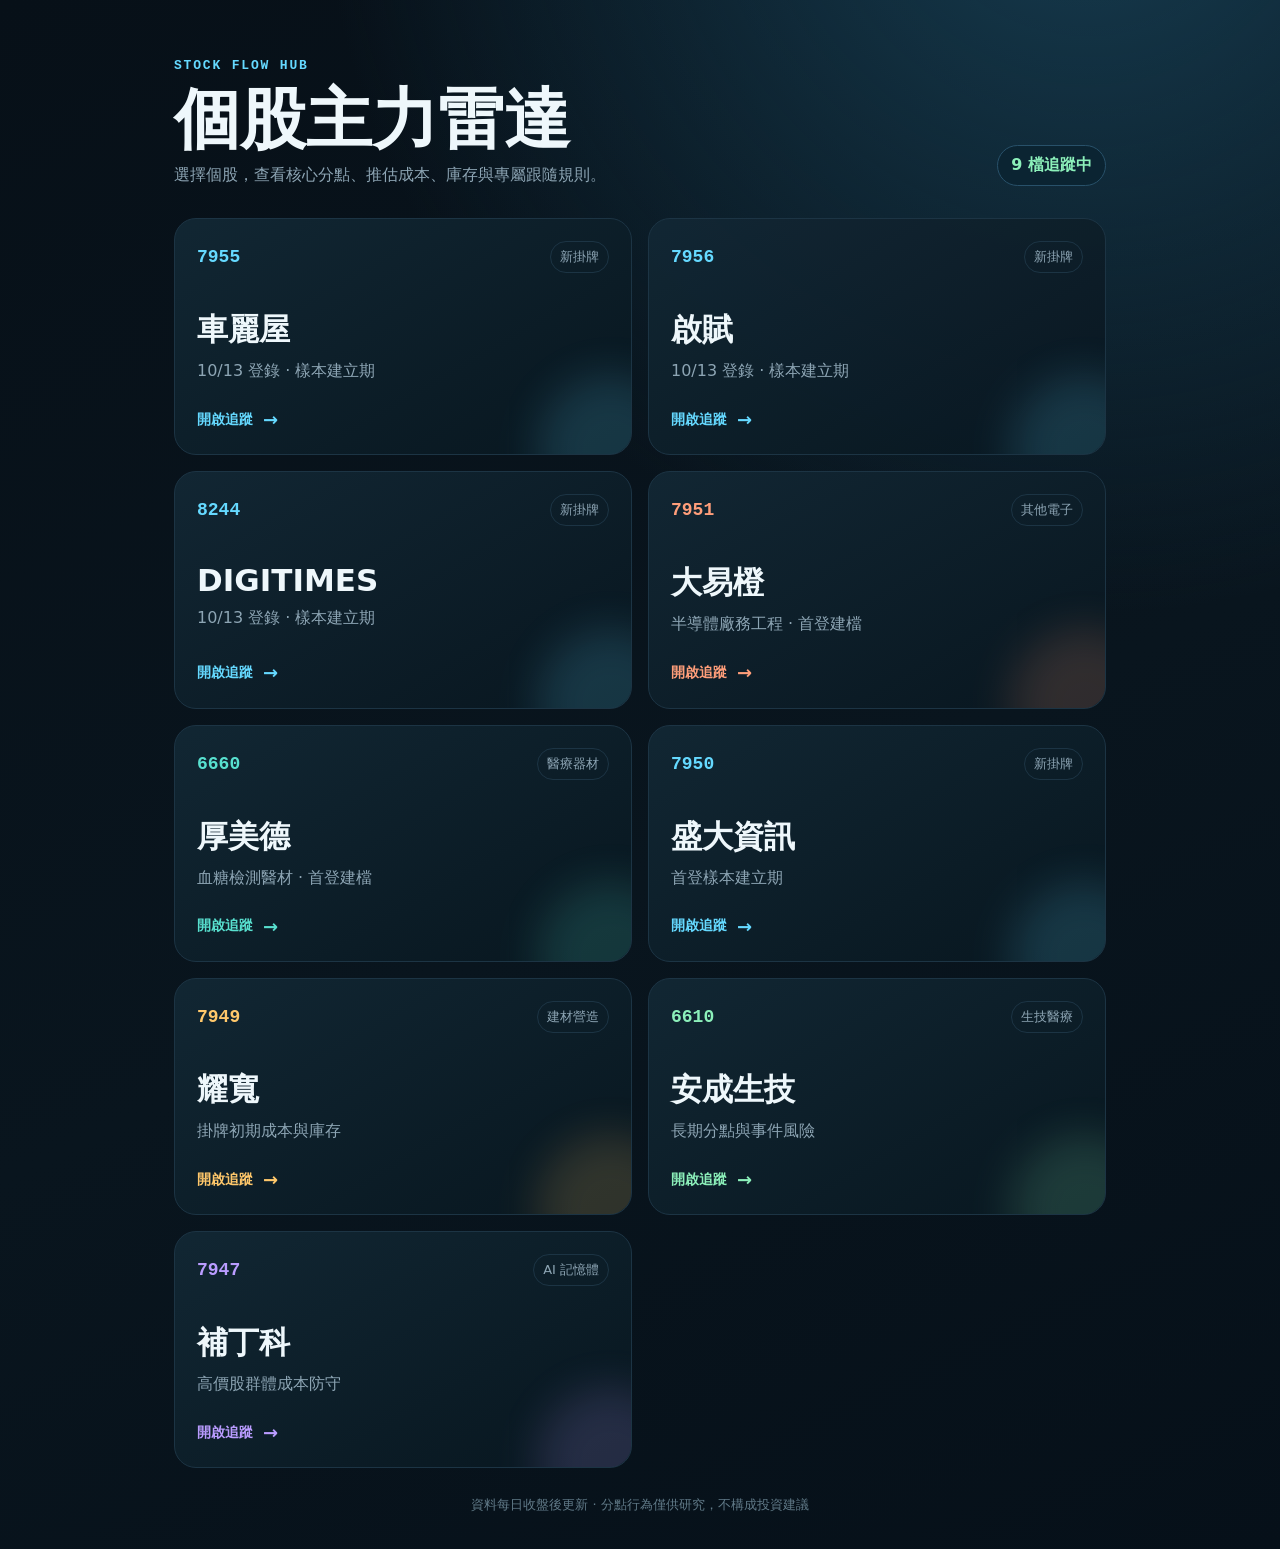
<file: index.html>
<!doctype html>
<html lang="zh-Hant">
<head>
  <meta charset="utf-8">
  <meta name="viewport" content="width=device-width,initial-scale=1,viewport-fit=cover">
  <meta name="theme-color" content="#071018">
  <meta name="description" content="興櫃個股主力雷達總覽：盛大資訊、耀寬、安成生技、補丁科、大易橙、厚美德、車麗屋、啟賦、DIGITIMES">
  <title>個股主力雷達｜追蹤總覽</title>
  <link rel="stylesheet" href="./assets/home.css">
  <link rel="stylesheet" href="./assets/home-layout.css">
</head>
<body>
  <main class="hub">
    <header>
      <div>
        <span>STOCK FLOW HUB</span>
        <h1>個股主力雷達</h1>
        <p>選擇個股，查看核心分點、推估成本、庫存與專屬跟隨規則。</p>
      </div>
      <b>9 檔追蹤中</b>
    </header>
    <section class="stock-grid" aria-label="個股追蹤清單">
      <a class="stock-card new" href="./stocks/7955/">
        <div class="card-top"><span>7955</span><i>新掛牌</i></div>
        <h2>車麗屋</h2>
        <p>10/13 登錄 · 樣本建立期</p>
        <strong>開啟追蹤 <em>→</em></strong>
      </a>
      <a class="stock-card new" href="./stocks/7956/">
        <div class="card-top"><span>7956</span><i>新掛牌</i></div>
        <h2>啟賦</h2>
        <p>10/13 登錄 · 樣本建立期</p>
        <strong>開啟追蹤 <em>→</em></strong>
      </a>
      <a class="stock-card new" href="./stocks/8244/">
        <div class="card-top"><span>8244</span><i>新掛牌</i></div>
        <h2>DIGITIMES</h2>
        <p>10/13 登錄 · 樣本建立期</p>
        <strong>開啟追蹤 <em>→</em></strong>
      </a>
      <a class="stock-card semiconductor" href="./stocks/7951/">
        <div class="card-top"><span>7951</span><i>其他電子</i></div>
        <h2>大易橙</h2>
        <p>半導體廠務工程 · 首登建檔</p>
        <strong>開啟追蹤 <em>→</em></strong>
      </a>
      <a class="stock-card medical" href="./stocks/6660/">
        <div class="card-top"><span>6660</span><i>醫療器材</i></div>
        <h2>厚美德</h2>
        <p>血糖檢測醫材 · 首登建檔</p>
        <strong>開啟追蹤 <em>→</em></strong>
      </a>
      <a class="stock-card new" href="./stocks/7950/">
        <div class="card-top"><span>7950</span><i>新掛牌</i></div>
        <h2>盛大資訊</h2>
        <p>首登樣本建立期</p>
        <strong>開啟追蹤 <em>→</em></strong>
      </a>
      <a class="stock-card construction" href="./stocks/7949/">
        <div class="card-top"><span>7949</span><i>建材營造</i></div>
        <h2>耀寬</h2>
        <p>掛牌初期成本與庫存</p>
        <strong>開啟追蹤 <em>→</em></strong>
      </a>
      <a class="stock-card biotech" href="./stocks/6610/">
        <div class="card-top"><span>6610</span><i>生技醫療</i></div>
        <h2>安成生技</h2>
        <p>長期分點與事件風險</p>
        <strong>開啟追蹤 <em>→</em></strong>
      </a>
      <a class="stock-card memory" href="./stocks/7947/">
        <div class="card-top"><span>7947</span><i>AI 記憶體</i></div>
        <h2>補丁科</h2>
        <p>高價股群體成本防守</p>
        <strong>開啟追蹤 <em>→</em></strong>
      </a>
    </section>
    <footer>資料每日收盤後更新 · 分點行為僅供研究，不構成投資建議</footer>
  </main>
</body>
</html>
</file>
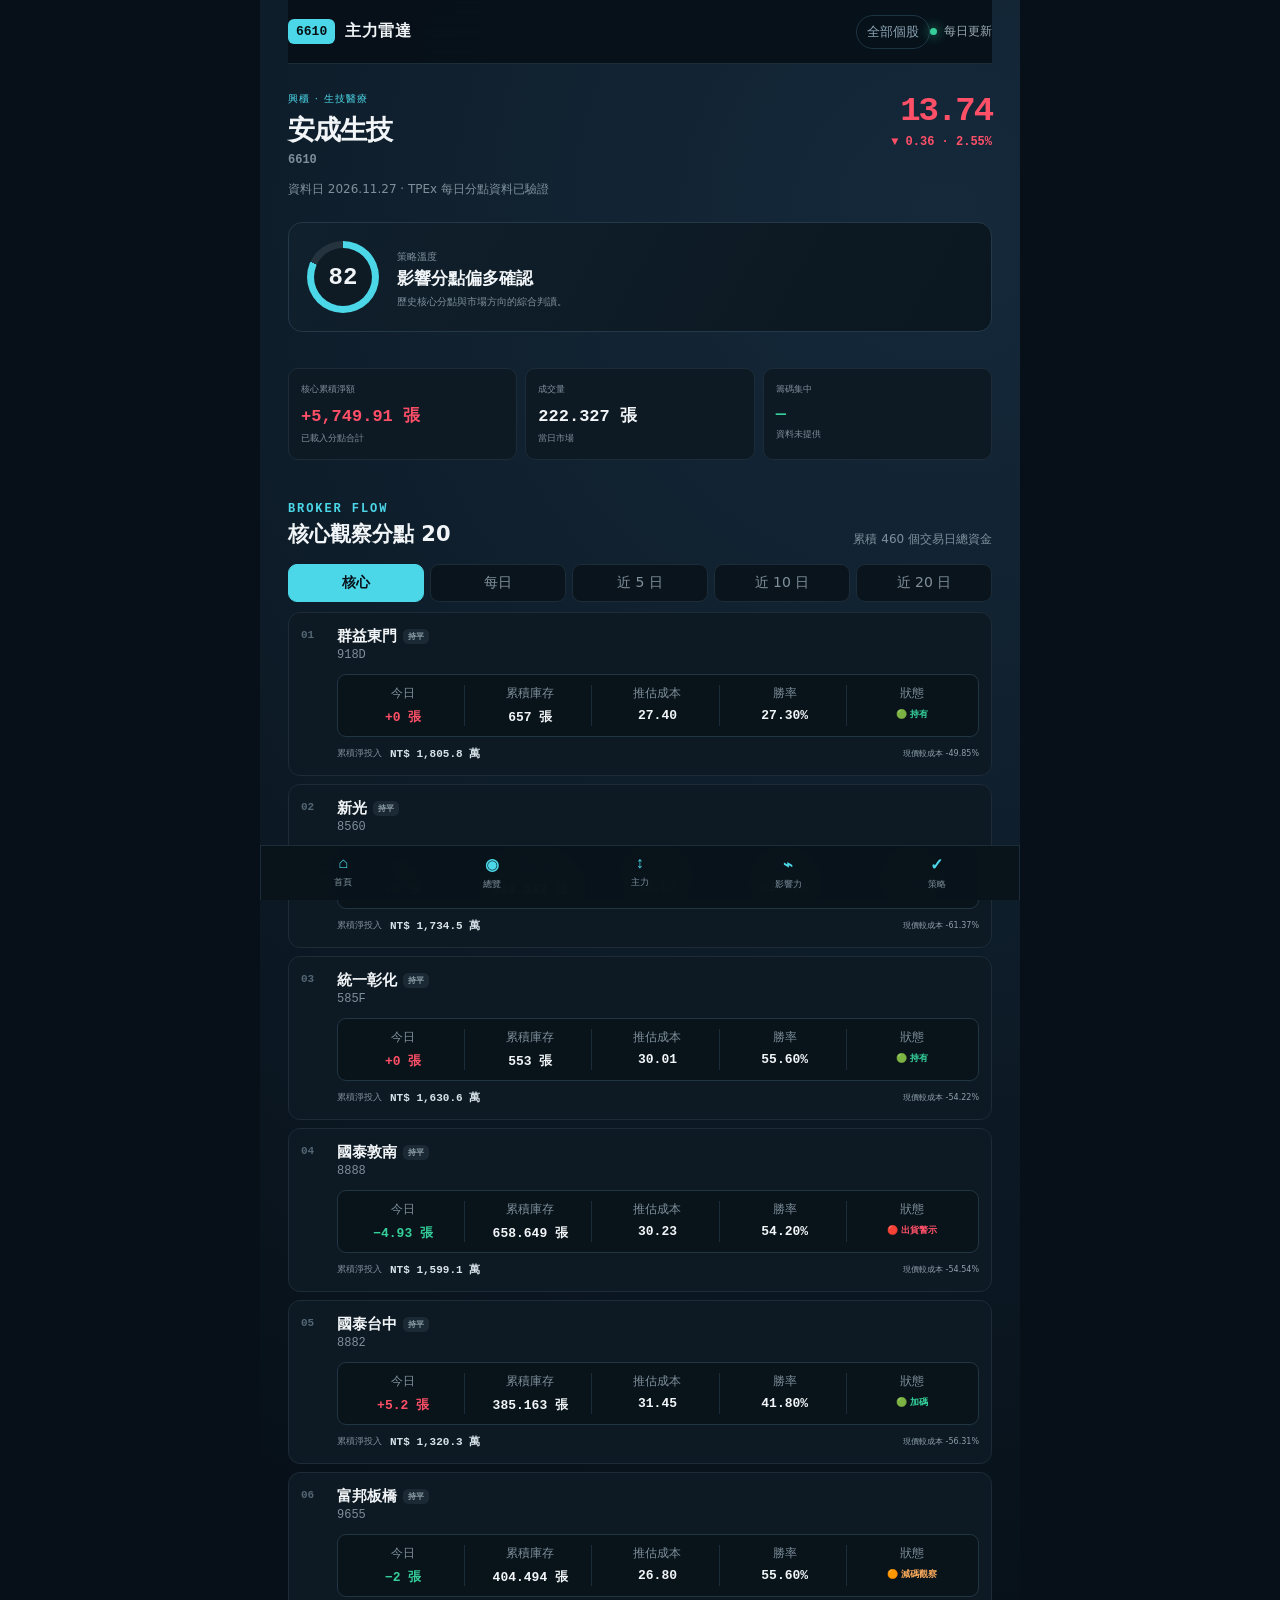
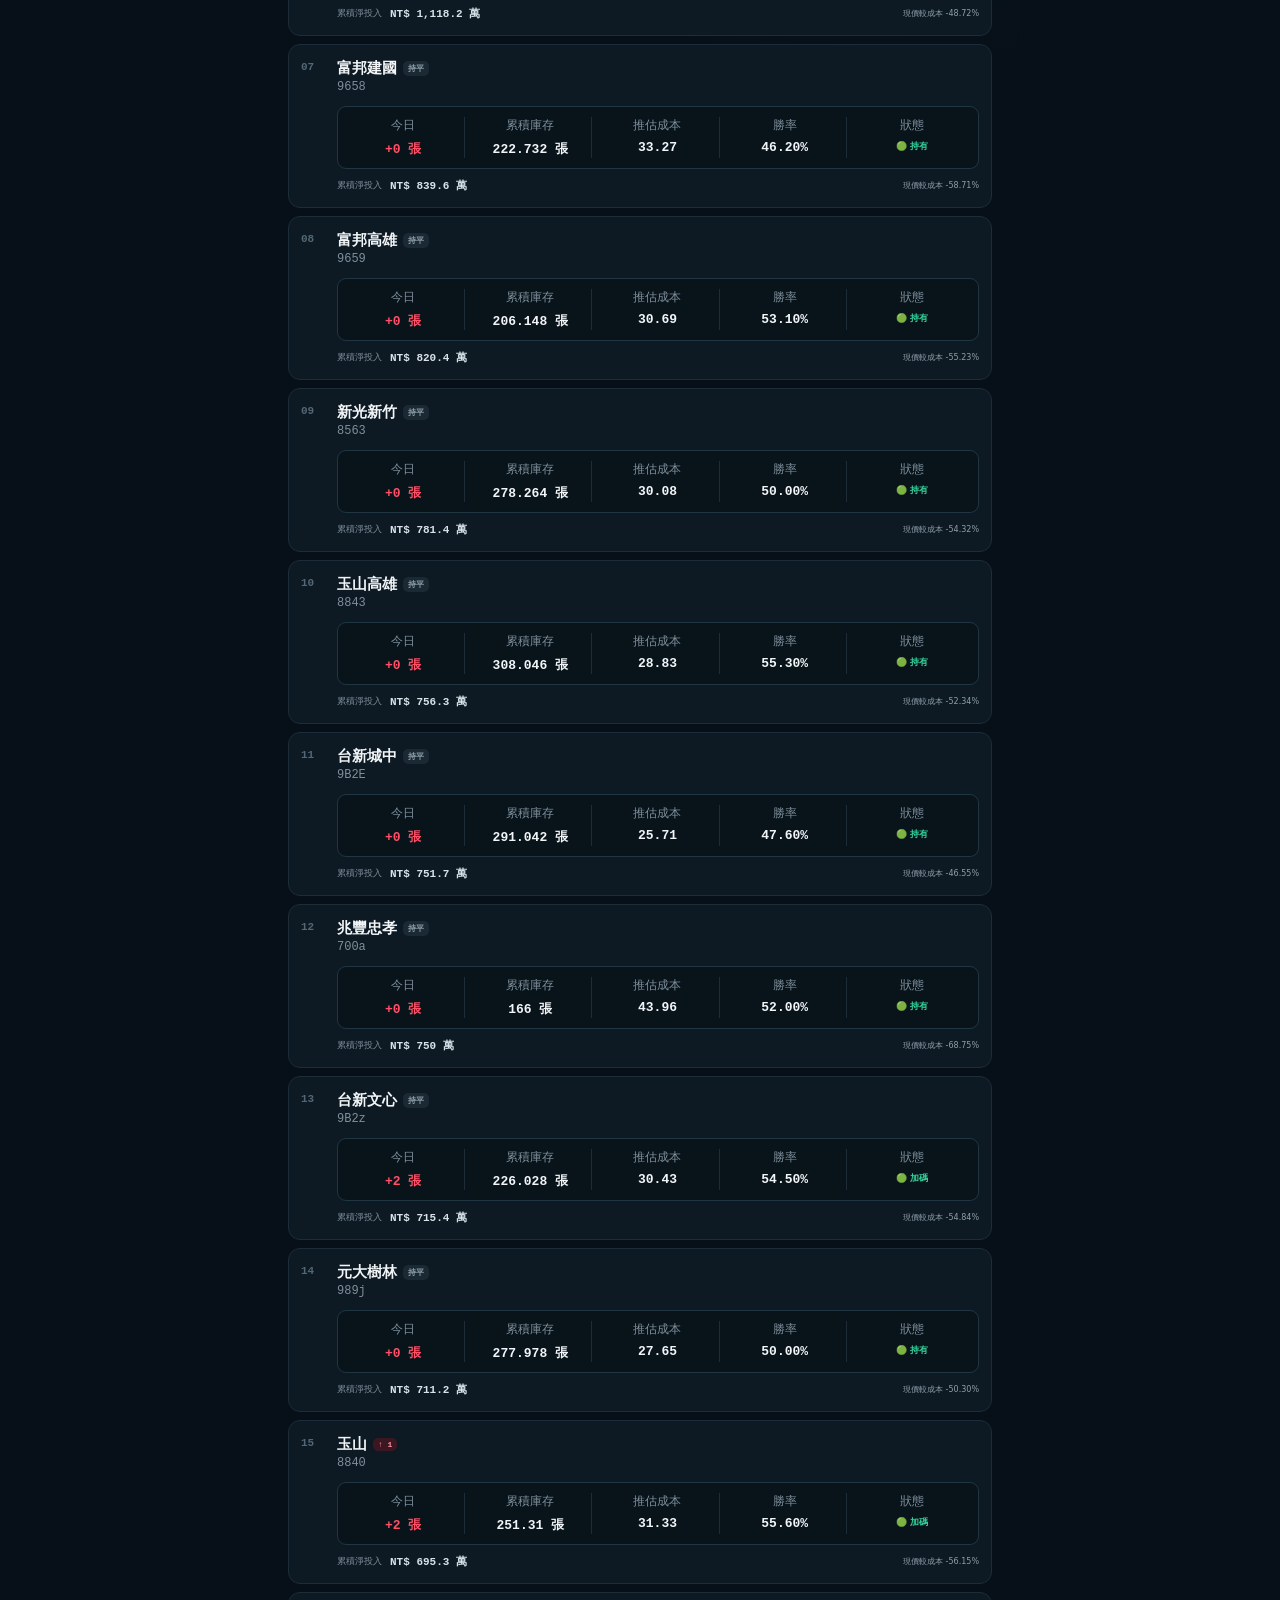
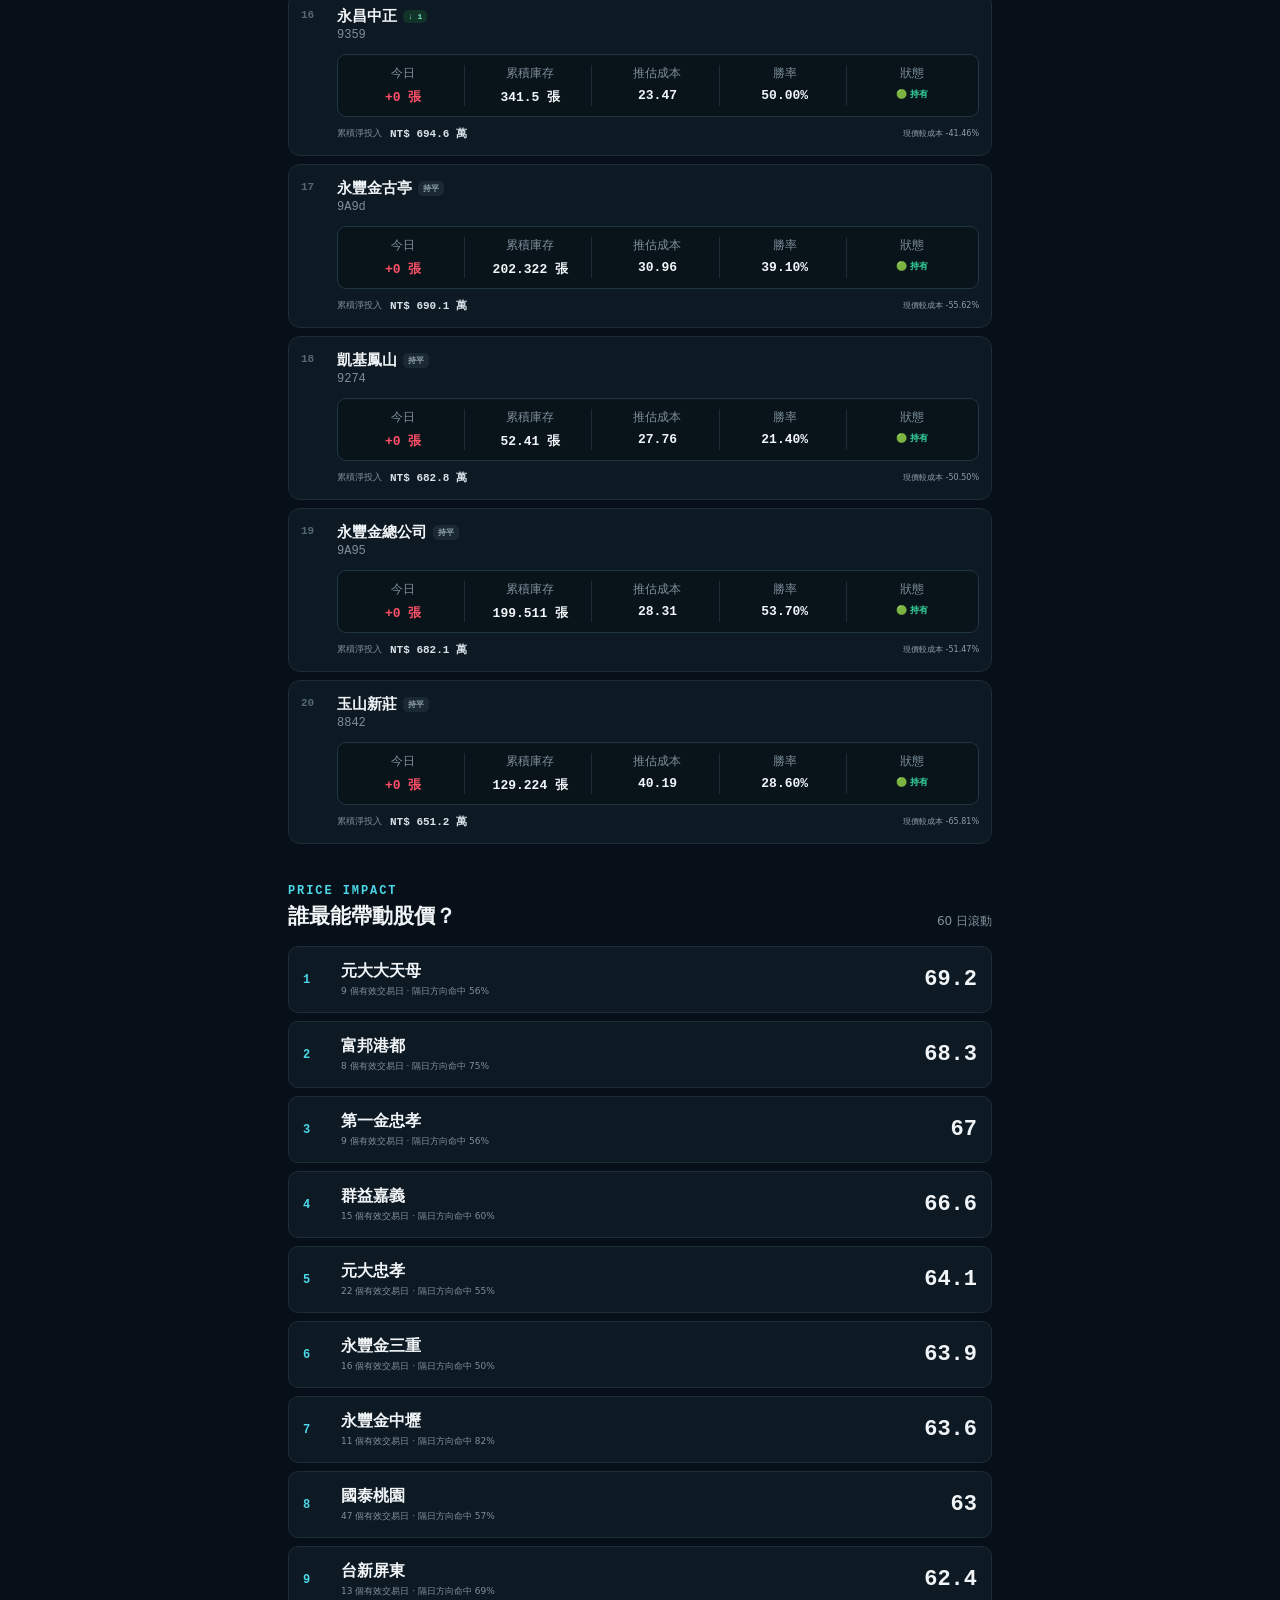
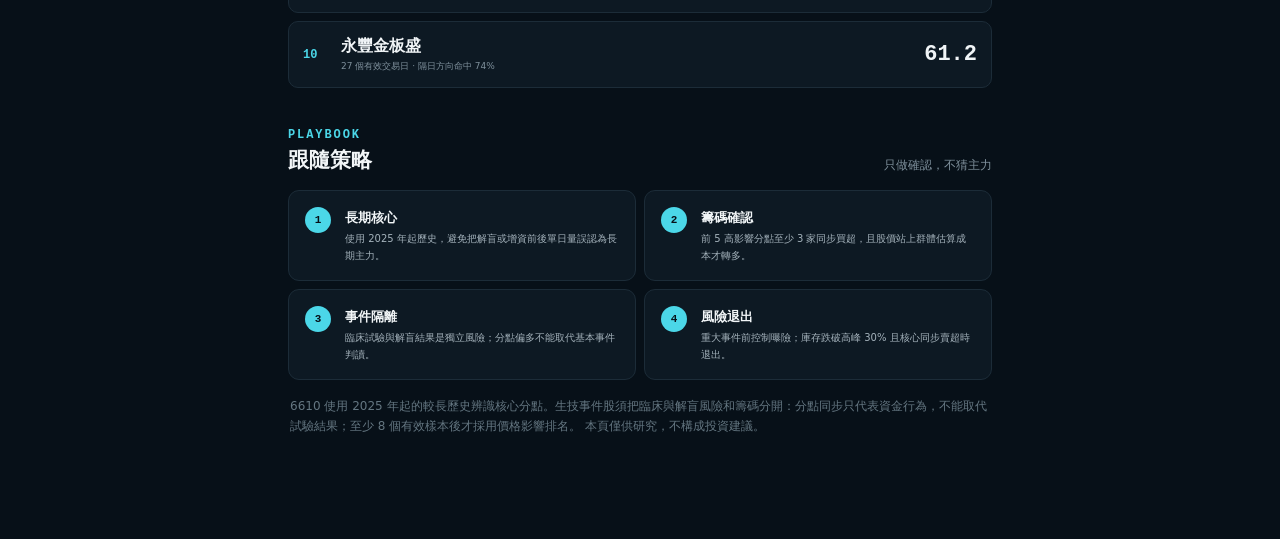
<file: stocks/6610/index.html>
<!doctype html>
<html lang="zh-Hant">
<head>
  <meta charset="utf-8">
  <meta name="viewport" content="width=device-width,initial-scale=1,viewport-fit=cover">
  <meta name="theme-color" content="#071018">
  <meta name="description" content="6610 安成生技核心分點、成本、庫存與股價影響力戰情室"><title>6610 主力雷達｜安成生技</title>
  <link rel="stylesheet" href="./assets/app.css">
</head>
<body>
  <main class="app">
    <header class="header">
      <div class="brand"><span>6610</span><b>主力雷達</b></div><a href="../../" style="margin-left:auto;color:#8da5b4;text-decoration:none;font-size:13px;border:1px solid #1c3444;border-radius:999px;padding:7px 10px">全部個股</a>
      <div class="live"><i></i><span id="data-status">載入中</span></div>
    </header>

    <section class="quote" id="overview">
      <div class="quote-top">
        <div><p>興櫃 · 生技醫療</p><h1 id="stock-name">安成生技</h1><span id="stock-id">6610</span></div>
        <div class="price"><strong id="close">—</strong><span id="change">—</span></div>
      </div>
      <div class="timestamp" id="timestamp">讀取每日快照…</div>
      <div class="pulse">
        <div class="gauge" id="gauge"><span id="signal-score">—</span></div>
        <div><small>策略溫度</small><h2 id="signal-label">資料載入中</h2><p id="signal-copy">正在核對行情與分點資料。</p></div>
      </div>
    </section>

    <section class="metrics">
      <article><span id="visible-net-label">核心累積淨額</span><strong id="visible-net">—</strong><small>已載入分點合計</small></article>
      <article><span>成交量</span><strong id="volume">—</strong><small>當日市場</small></article>
      <article><span>籌碼集中</span><strong id="concentration">—</strong><small id="concentration-pct">—</small></article>
    </section>

    <section class="section" id="brokers">
      <div class="section-head"><div><p>BROKER FLOW</p><h2 id="broker-heading">核心觀察分點 20</h2></div><span id="period-meta">歷史行為評分</span></div>
      <div class="period-tabs" aria-label="買賣超期間">
        <button class="active" data-period="core">核心</button>
        <button data-period="1">每日</button>
        <button data-period="5">近 5 日</button>
        <button data-period="10">近 10 日</button>
        <button data-period="20">近 20 日</button>
      </div>
      <div class="segmented" id="flow-side-tabs">
        <button class="active-buy" data-side="buy">買超 <b id="buy-count">0</b></button>
        <button data-side="sell">賣超 <b id="sell-count">0</b></button>
        <button data-side="flat" id="flat-tab" class="hidden">相抵 <b id="flat-count">0</b></button>
      </div>
      <div class="broker-list" id="broker-list"></div>
    </section>

    <section class="section" id="impact">
      <div class="section-head"><div><p>PRICE IMPACT</p><h2>誰最能帶動股價？</h2></div><span>60 日滾動</span></div>
      <div id="impact-list"></div>
    </section>

    <section class="section" id="strategy">
      <div class="section-head"><div><p>PLAYBOOK</p><h2>跟隨策略</h2></div><span>只做確認，不猜主力</span></div>
      <div class="rules">
        <article><i>1</i><div><b>長期核心</b><p>使用 2025 年起歷史，避免把解盲或增資前後單日量誤認為長期主力。</p></div></article>
        <article><i>2</i><div><b>籌碼確認</b><p>前 5 高影響分點至少 3 家同步買超，且股價站上群體估算成本才轉多。</p></div></article>
        <article><i>3</i><div><b>事件隔離</b><p>臨床試驗與解盲結果是獨立風險；分點偏多不能取代基本事件判讀。</p></div></article>
        <article><i>4</i><div><b>風險退出</b><p>重大事件前控制曝險；庫存跌破高峰 30% 且核心同步賣超時退出。</p></div></article>
      </div>
      <p class="disclaimer" id="method-note"></p>
    </section>

    <nav class="bottom-nav" aria-label="戰情室導覽" style="grid-template-columns:repeat(5,minmax(0,1fr))!important">
      <a href="../../" aria-label="返回個股追蹤首頁"><i>⌂</i><span>首頁</span></a><a href="#overview"><i>◉</i><span>總覽</span></a><a href="#brokers"><i>↕</i><span>主力</span></a><a href="#impact"><i>⌁</i><span>影響力</span></a><a href="#strategy"><i>✓</i><span>策略</span></a>
    </nav>
  </main>
  <script src="./assets/app.js" defer></script>
</body>
</html>
</file>
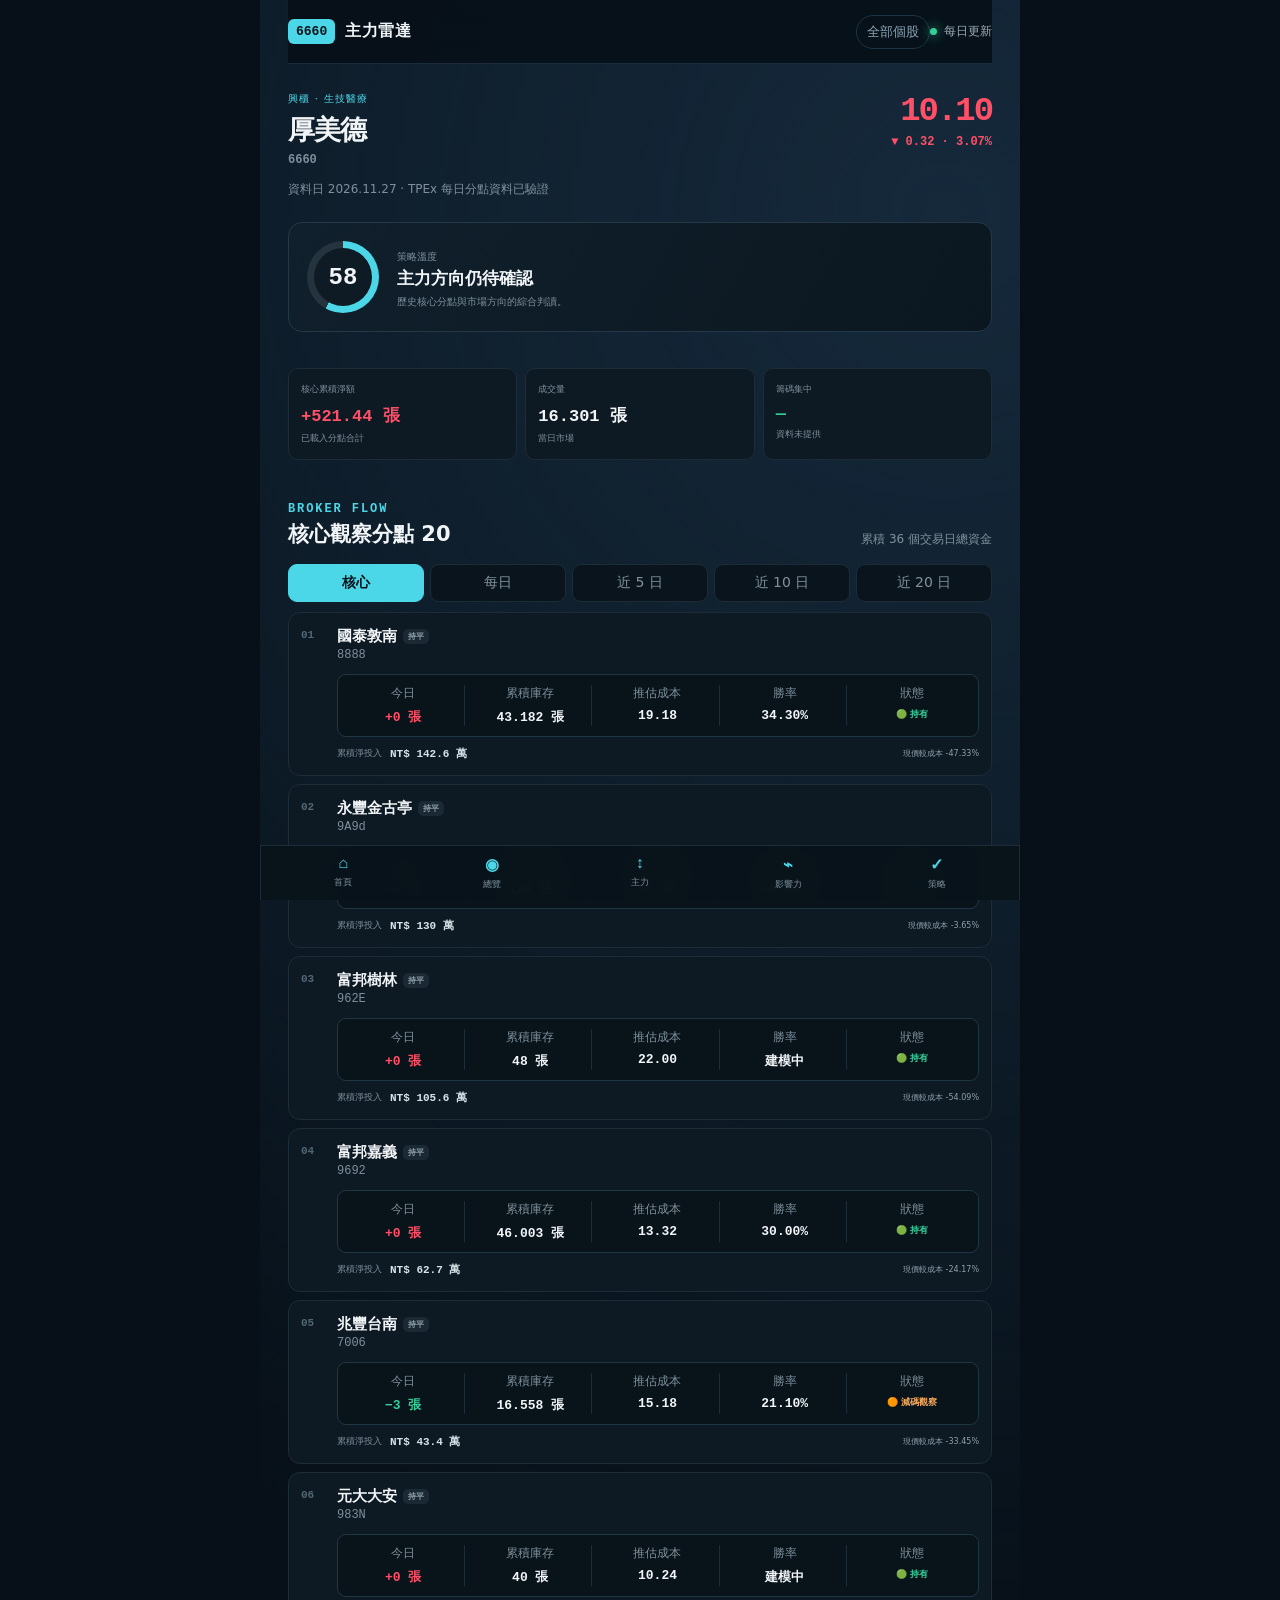
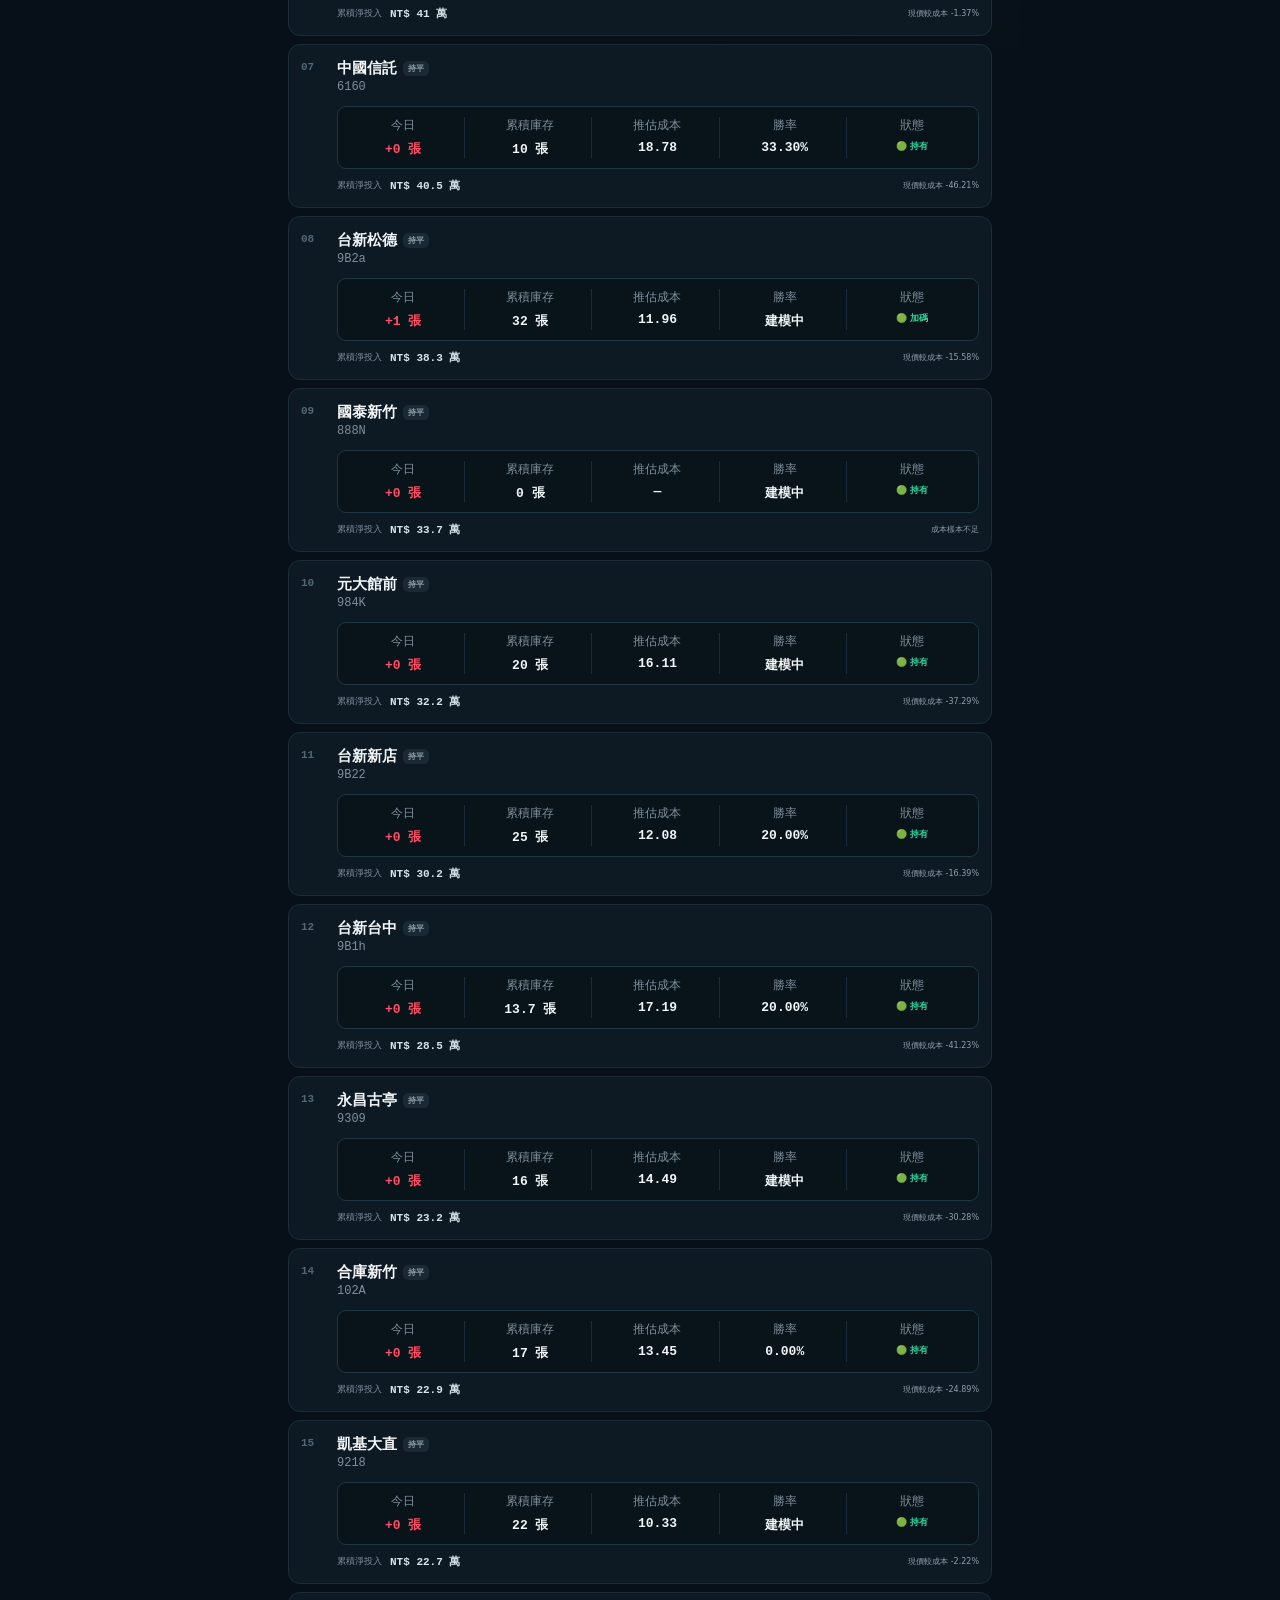
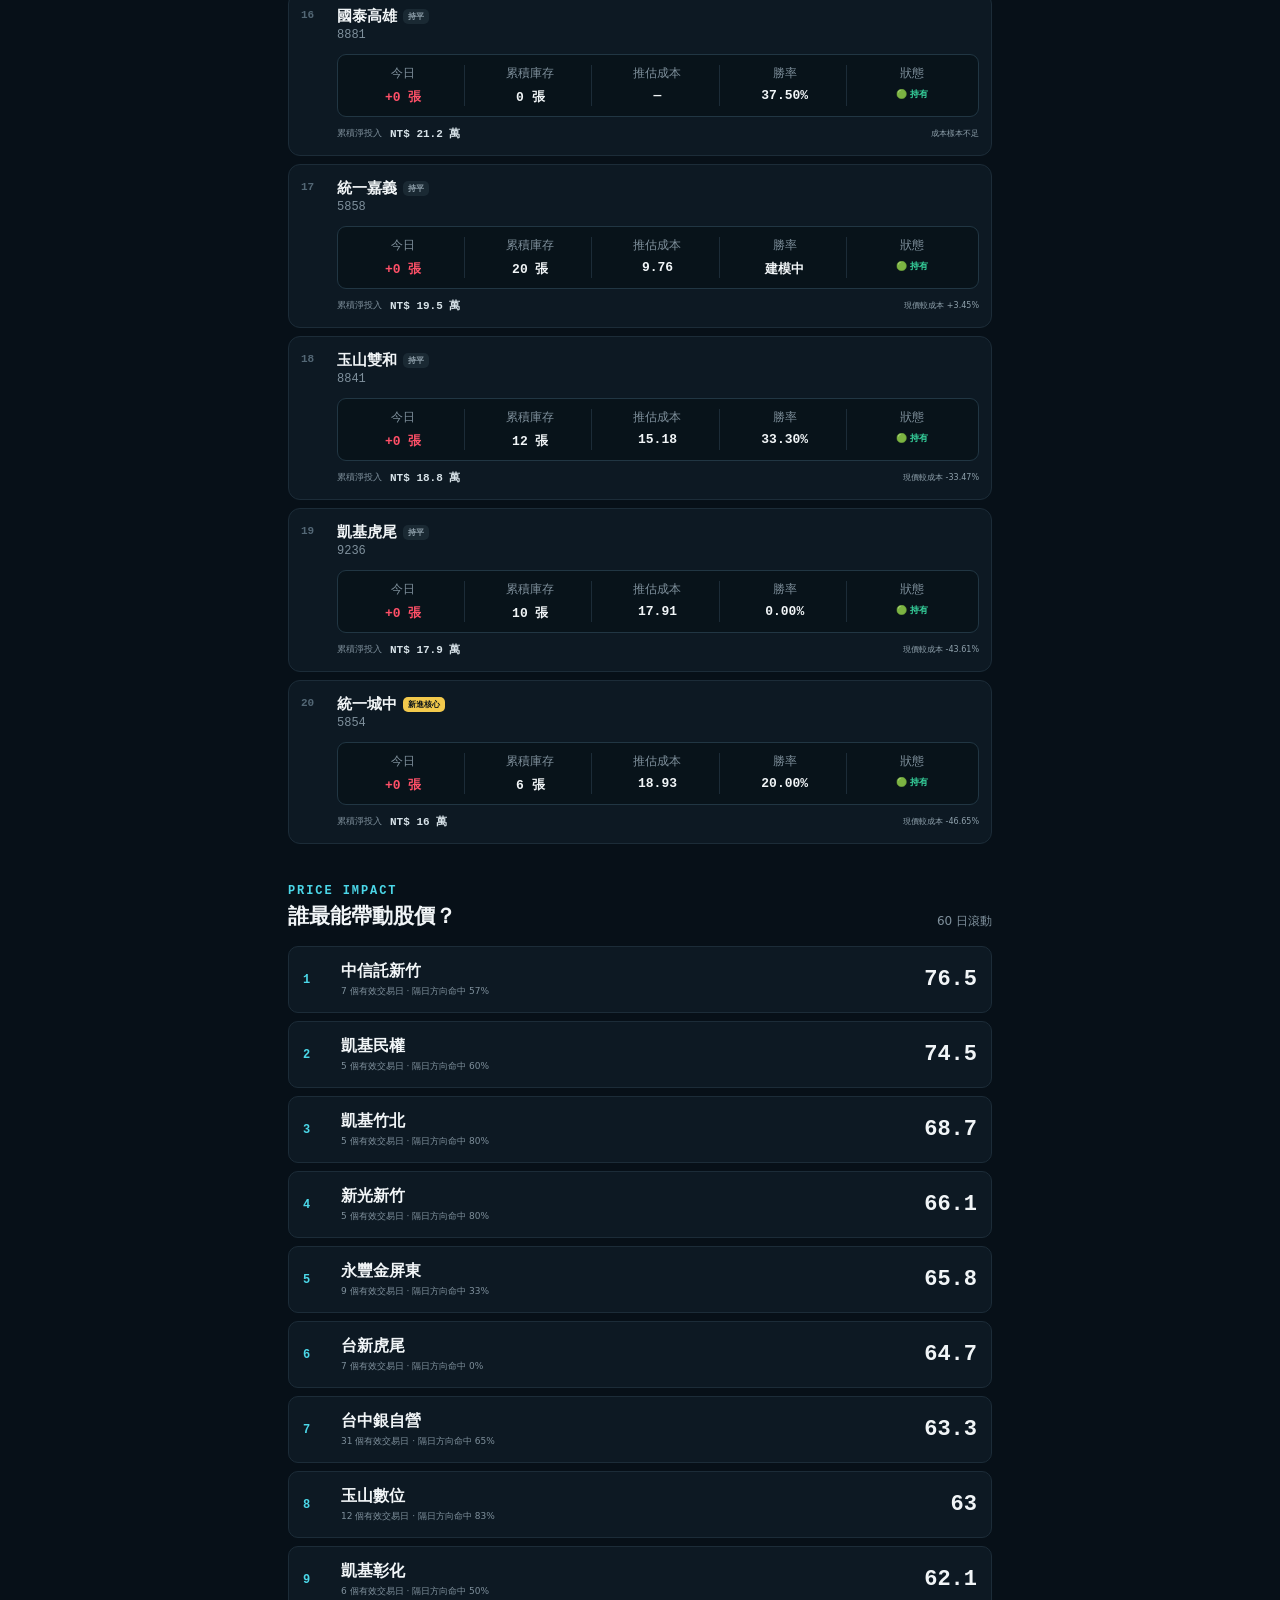
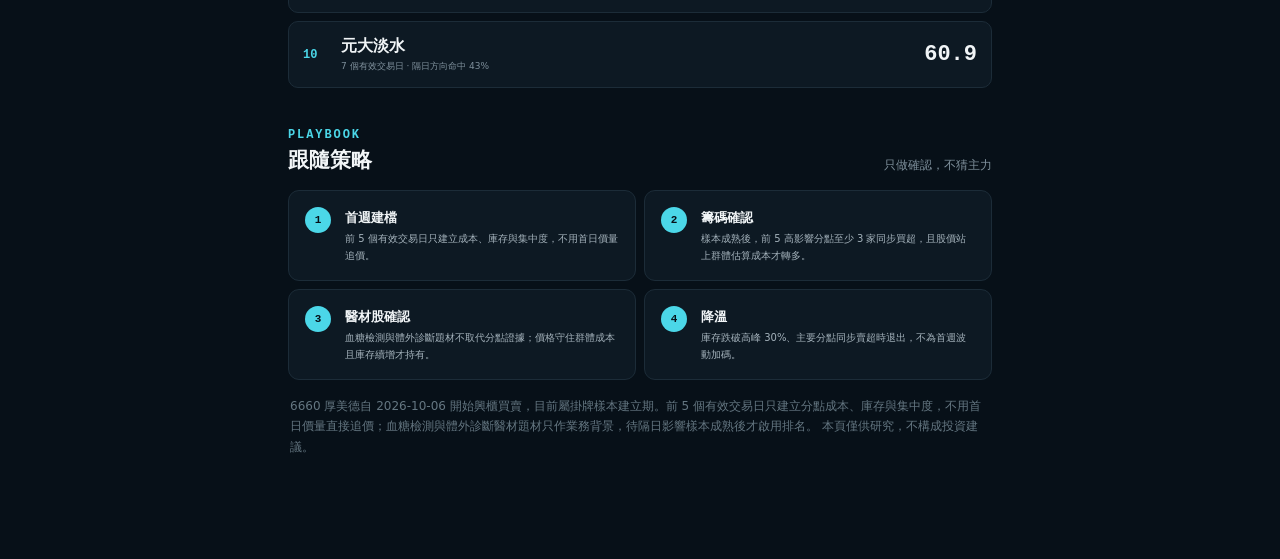
<file: stocks/6660/index.html>
<!doctype html>
<html lang="zh-Hant">
<head>
  <meta charset="utf-8">
  <meta name="viewport" content="width=device-width,initial-scale=1,viewport-fit=cover">
  <meta name="theme-color" content="#071018">
  <meta name="description" content="6660 厚美德核心分點、成本、庫存與股價影響力戰情室"><title>6660 主力雷達｜厚美德</title>
  <link rel="stylesheet" href="./assets/app.css">
</head>
<body>
  <main class="app">
    <header class="header">
      <div class="brand"><span>6660</span><b>主力雷達</b></div><a href="../../" style="margin-left:auto;color:#8da5b4;text-decoration:none;font-size:13px;border:1px solid #1c3444;border-radius:999px;padding:7px 10px">全部個股</a>
      <div class="live"><i></i><span id="data-status">載入中</span></div>
    </header>

    <section class="quote" id="overview">
      <div class="quote-top">
        <div><p>興櫃 · 生技醫療</p><h1 id="stock-name">厚美德</h1><span id="stock-id">6660</span></div>
        <div class="price"><strong id="close">—</strong><span id="change">—</span></div>
      </div>
      <div class="timestamp" id="timestamp">讀取每日快照…</div>
      <div class="pulse">
        <div class="gauge" id="gauge"><span id="signal-score">—</span></div>
        <div><small>策略溫度</small><h2 id="signal-label">資料載入中</h2><p id="signal-copy">正在核對行情與分點資料。</p></div>
      </div>
    </section>

    <section class="metrics">
      <article><span id="visible-net-label">核心累積淨額</span><strong id="visible-net">—</strong><small>已載入分點合計</small></article>
      <article><span>成交量</span><strong id="volume">—</strong><small>當日市場</small></article>
      <article><span>籌碼集中</span><strong id="concentration">—</strong><small id="concentration-pct">—</small></article>
    </section>

    <section class="section" id="brokers">
      <div class="section-head"><div><p>BROKER FLOW</p><h2 id="broker-heading">核心觀察分點 20</h2></div><span id="period-meta">歷史行為評分</span></div>
      <div class="period-tabs" aria-label="買賣超期間">
        <button class="active" data-period="core">核心</button>
        <button data-period="1">每日</button>
        <button data-period="5">近 5 日</button>
        <button data-period="10">近 10 日</button>
        <button data-period="20">近 20 日</button>
      </div>
      <div class="segmented" id="flow-side-tabs">
        <button class="active-buy" data-side="buy">買超 <b id="buy-count">0</b></button>
        <button data-side="sell">賣超 <b id="sell-count">0</b></button>
        <button data-side="flat" id="flat-tab" class="hidden">相抵 <b id="flat-count">0</b></button>
      </div>
      <div class="broker-list" id="broker-list"></div>
    </section>

    <section class="section" id="impact">
      <div class="section-head"><div><p>PRICE IMPACT</p><h2>誰最能帶動股價？</h2></div><span>60 日滾動</span></div>
      <div id="impact-list"></div>
    </section>

    <section class="section" id="strategy">
      <div class="section-head"><div><p>PLAYBOOK</p><h2>跟隨策略</h2></div><span>只做確認，不猜主力</span></div>
      <div class="rules">
        <article><i>1</i><div><b>首週建檔</b><p>前 5 個有效交易日只建立成本、庫存與集中度，不用首日價量追價。</p></div></article>
        <article><i>2</i><div><b>籌碼確認</b><p>樣本成熟後，前 5 高影響分點至少 3 家同步買超，且股價站上群體估算成本才轉多。</p></div></article>
        <article><i>3</i><div><b>醫材股確認</b><p>血糖檢測與體外診斷題材不取代分點證據；價格守住群體成本且庫存續增才持有。</p></div></article>
        <article><i>4</i><div><b>降溫</b><p>庫存跌破高峰 30%、主要分點同步賣超時退出，不為首週波動加碼。</p></div></article>
      </div>
      <p class="disclaimer" id="method-note"></p>
    </section>

    <nav class="bottom-nav" aria-label="戰情室導覽" style="grid-template-columns:repeat(5,minmax(0,1fr))!important">
      <a href="../../" aria-label="返回個股追蹤首頁"><i>⌂</i><span>首頁</span></a><a href="#overview"><i>◉</i><span>總覽</span></a><a href="#brokers"><i>↕</i><span>主力</span></a><a href="#impact"><i>⌁</i><span>影響力</span></a><a href="#strategy"><i>✓</i><span>策略</span></a>
    </nav>
  </main>
  <script src="./assets/app.js" defer></script>
</body>
</html>
</file>
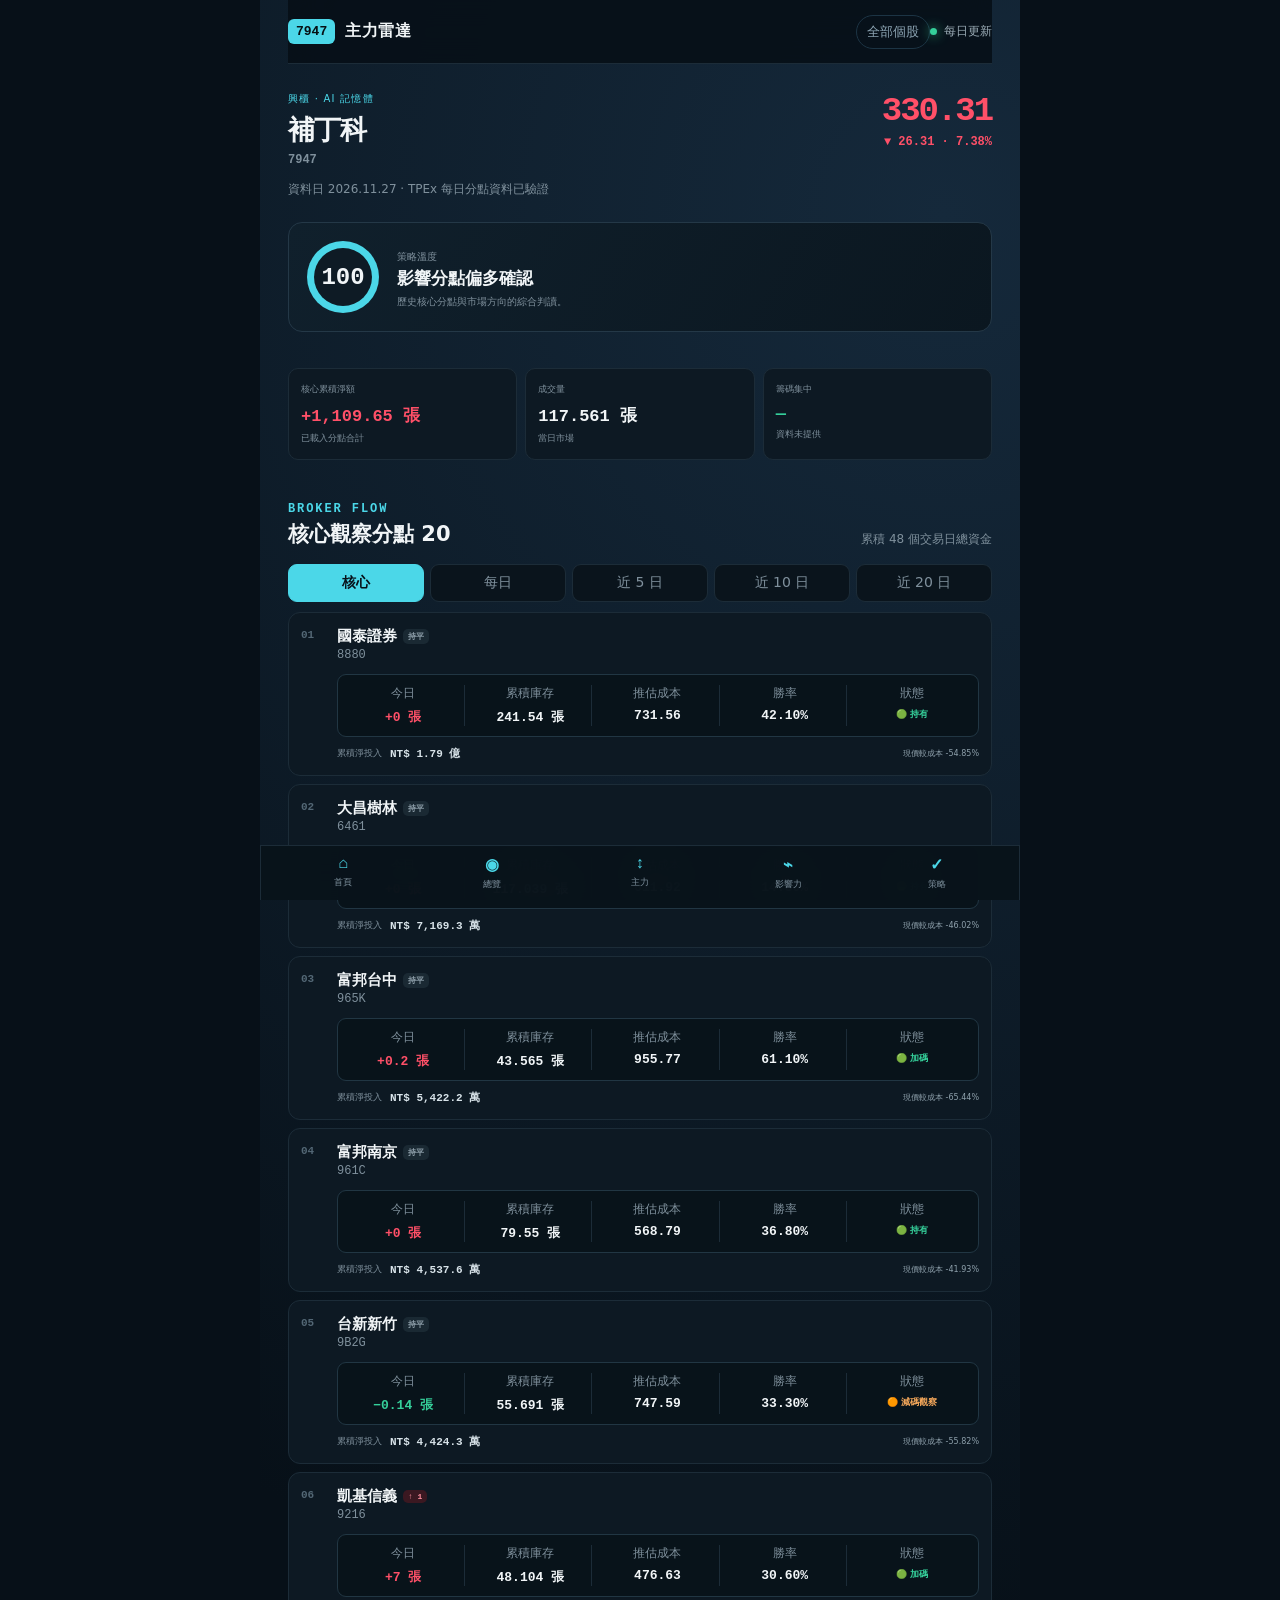
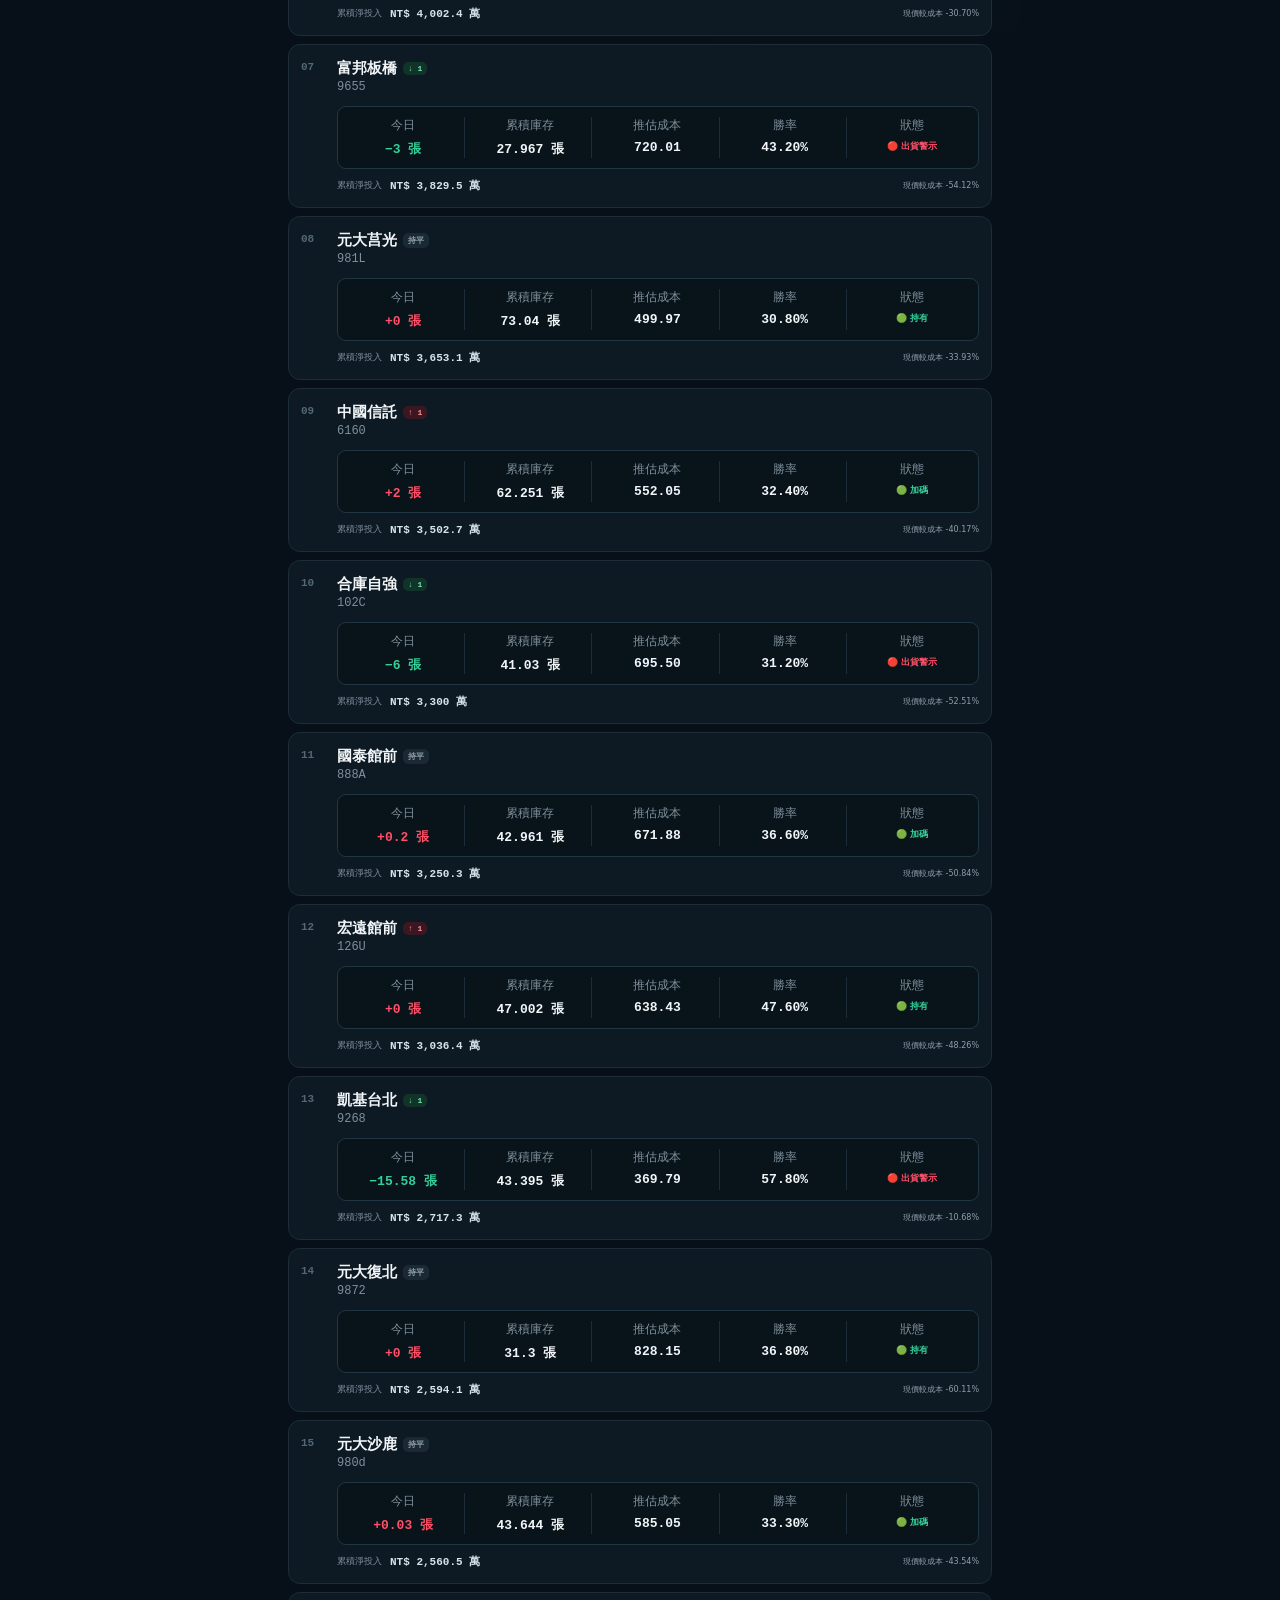
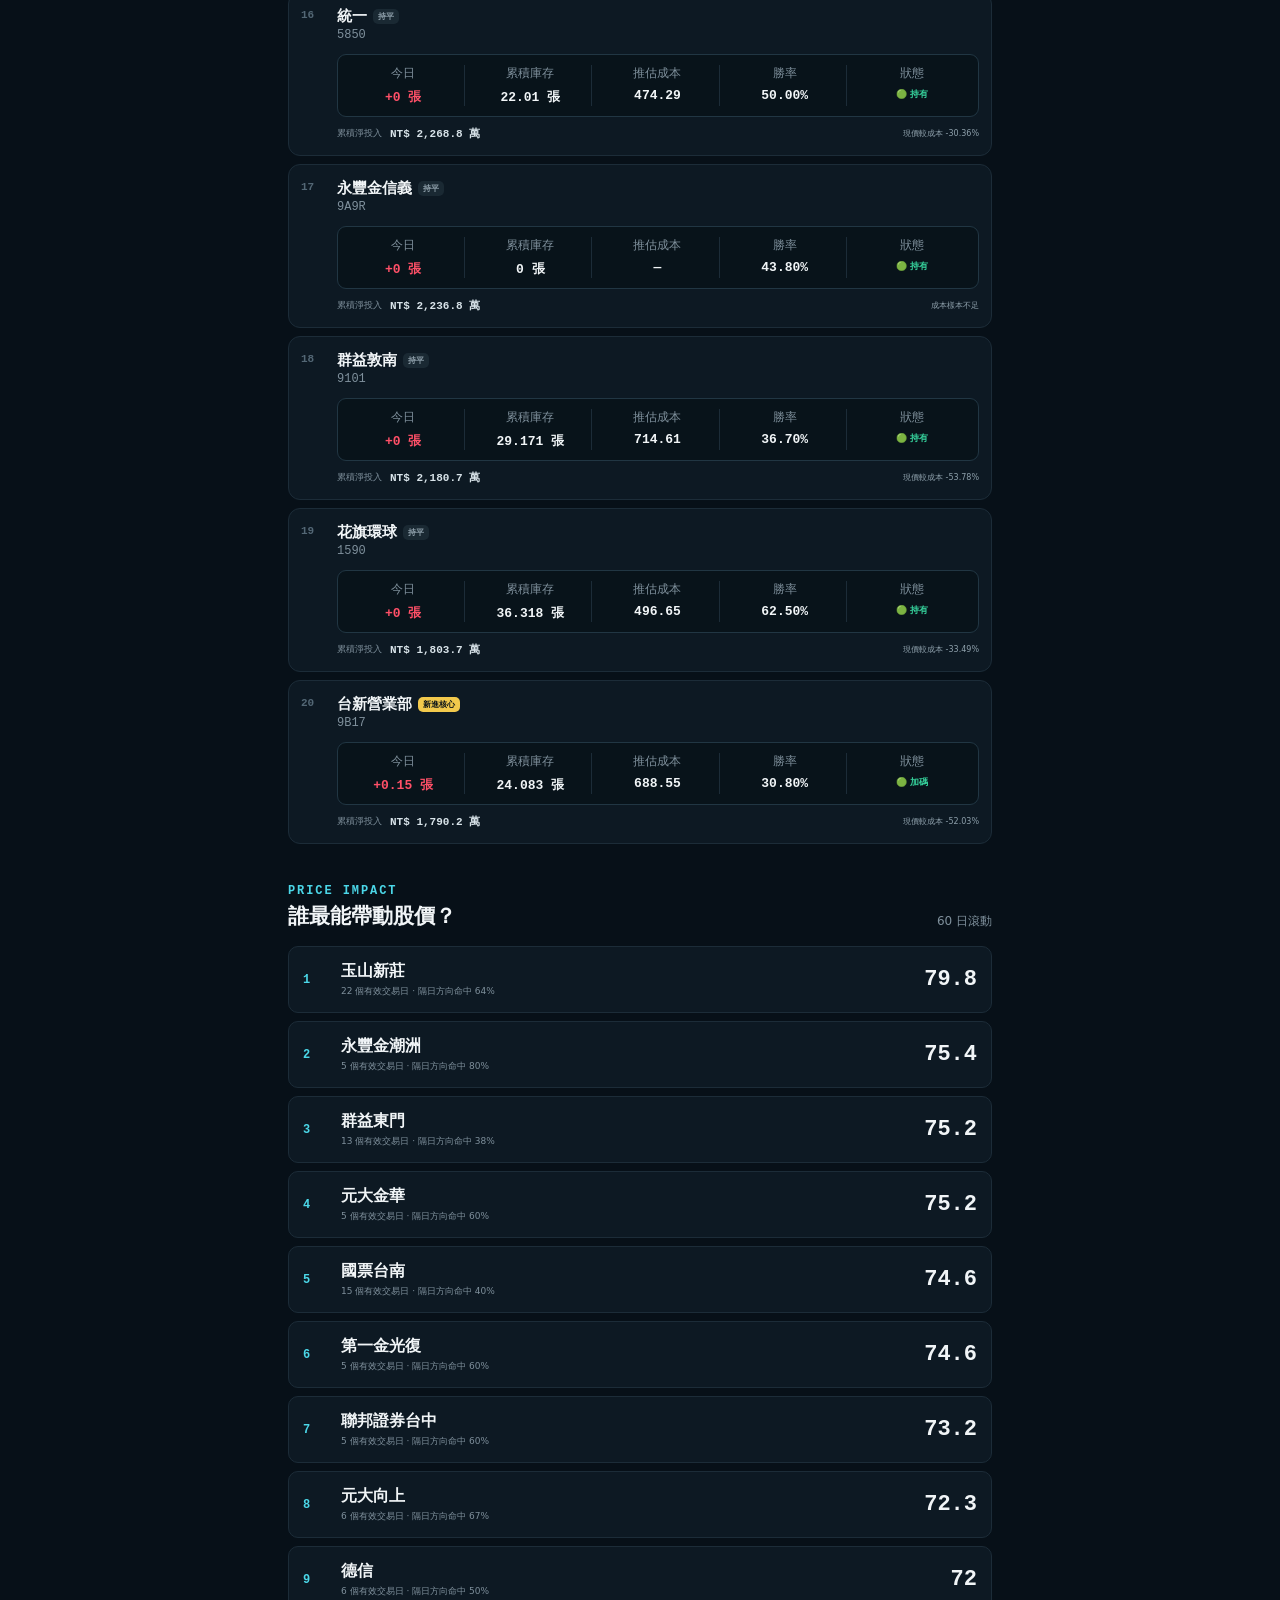
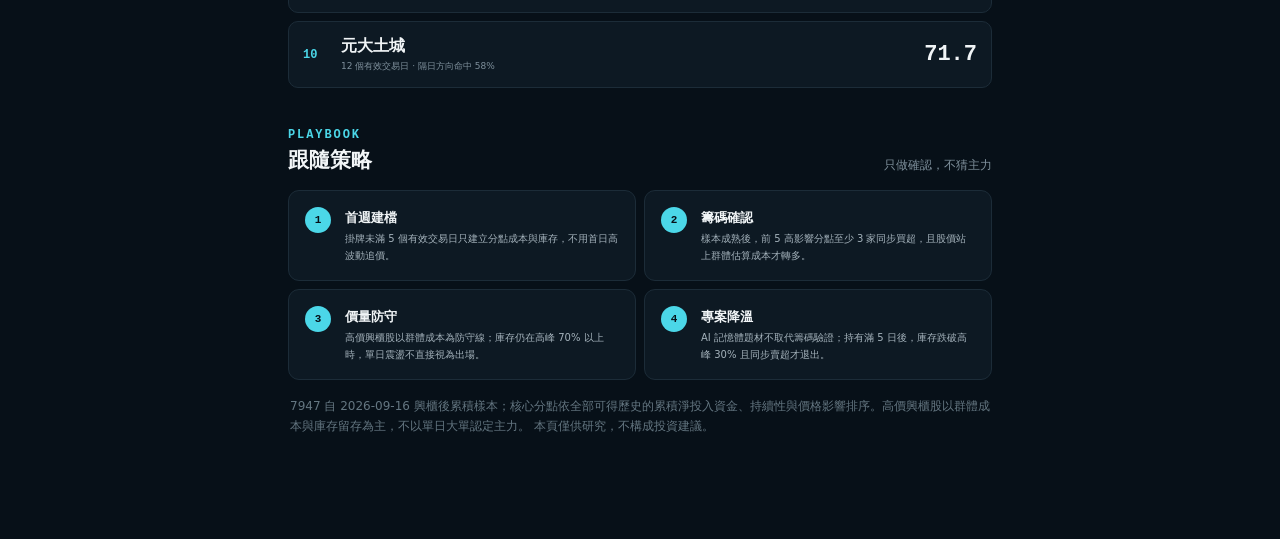
<file: stocks/7947/index.html>
<!doctype html>
<html lang="zh-Hant">
<head>
  <meta charset="utf-8">
  <meta name="viewport" content="width=device-width,initial-scale=1,viewport-fit=cover">
  <meta name="theme-color" content="#071018">
  <meta name="description" content="7947 補丁科核心分點、推估成本、庫存與股價影響力手機戰情室">
  <title>7947 主力雷達｜補丁科</title>
  <link rel="stylesheet" href="./assets/app.css">
</head>
<body>
  <main class="app">
    <header class="header">
      <div class="brand"><span>7947</span><b>主力雷達</b></div><a href="../../" style="margin-left:auto;color:#8da5b4;text-decoration:none;font-size:13px;border:1px solid #1c3444;border-radius:999px;padding:7px 10px">全部個股</a>
      <div class="live"><i></i><span id="data-status">載入中</span></div>
    </header>

    <section class="quote" id="overview">
      <div class="quote-top">
        <div><p>興櫃 · AI 記憶體</p><h1 id="stock-name">補丁科</h1><span id="stock-id">7947</span></div>
        <div class="price"><strong id="close">—</strong><span id="change">—</span></div>
      </div>
      <div class="timestamp" id="timestamp">讀取每日快照…</div>
      <div class="pulse">
        <div class="gauge" id="gauge"><span id="signal-score">—</span></div>
        <div><small>策略溫度</small><h2 id="signal-label">資料載入中</h2><p id="signal-copy">正在核對行情與分點資料。</p></div>
      </div>
    </section>

    <section class="metrics">
      <article><span id="visible-net-label">核心累積淨額</span><strong id="visible-net">—</strong><small>已載入分點合計</small></article>
      <article><span>成交量</span><strong id="volume">—</strong><small>當日市場</small></article>
      <article><span>籌碼集中</span><strong id="concentration">—</strong><small id="concentration-pct">—</small></article>
    </section>

    <section class="section" id="brokers">
      <div class="section-head"><div><p>BROKER FLOW</p><h2 id="broker-heading">核心觀察分點 20</h2></div><span id="period-meta">歷史行為評分</span></div>
      <div class="period-tabs" aria-label="買賣超期間">
        <button class="active" data-period="core">核心</button>
        <button data-period="1">每日</button>
        <button data-period="5">近 5 日</button>
        <button data-period="10">近 10 日</button>
        <button data-period="20">近 20 日</button>
      </div>
      <div class="segmented" id="flow-side-tabs">
        <button class="active-buy" data-side="buy">買超 <b id="buy-count">0</b></button>
        <button data-side="sell">賣超 <b id="sell-count">0</b></button>
        <button data-side="flat" id="flat-tab" class="hidden">相抵 <b id="flat-count">0</b></button>
      </div>
      <div class="broker-list" id="broker-list"></div>
    </section>

    <section class="section" id="impact">
      <div class="section-head"><div><p>PRICE IMPACT</p><h2>誰最能帶動股價？</h2></div><span>60 日滾動</span></div>
      <div id="impact-list"></div>
    </section>

    <section class="section" id="strategy">
      <div class="section-head"><div><p>PLAYBOOK</p><h2>跟隨策略</h2></div><span>只做確認，不猜主力</span></div>
      <div class="rules">
        <article><i>1</i><div><b>首週建檔</b><p>掛牌未滿 5 個有效交易日只建立分點成本與庫存，不用首日高波動追價。</p></div></article>
        <article><i>2</i><div><b>籌碼確認</b><p>樣本成熟後，前 5 高影響分點至少 3 家同步買超，且股價站上群體估算成本才轉多。</p></div></article>
        <article><i>3</i><div><b>價量防守</b><p>高價興櫃股以群體成本為防守線；庫存仍在高峰 70% 以上時，單日震盪不直接視為出場。</p></div></article>
        <article><i>4</i><div><b>專案降溫</b><p>AI 記憶體題材不取代籌碼驗證；持有滿 5 日後，庫存跌破高峰 30% 且同步賣超才退出。</p></div></article>
      </div>
      <p class="disclaimer" id="method-note"></p>
    </section>

    <nav class="bottom-nav" aria-label="戰情室導覽" style="grid-template-columns:repeat(5,minmax(0,1fr))!important">
      <a href="../../" aria-label="返回個股追蹤首頁"><i>⌂</i><span>首頁</span></a><a href="#overview"><i>◉</i><span>總覽</span></a><a href="#brokers"><i>↕</i><span>主力</span></a><a href="#impact"><i>⌁</i><span>影響力</span></a><a href="#strategy"><i>✓</i><span>策略</span></a>
    </nav>
  </main>
  <script src="./assets/app.js" defer></script>
</body>
</html>
</file>
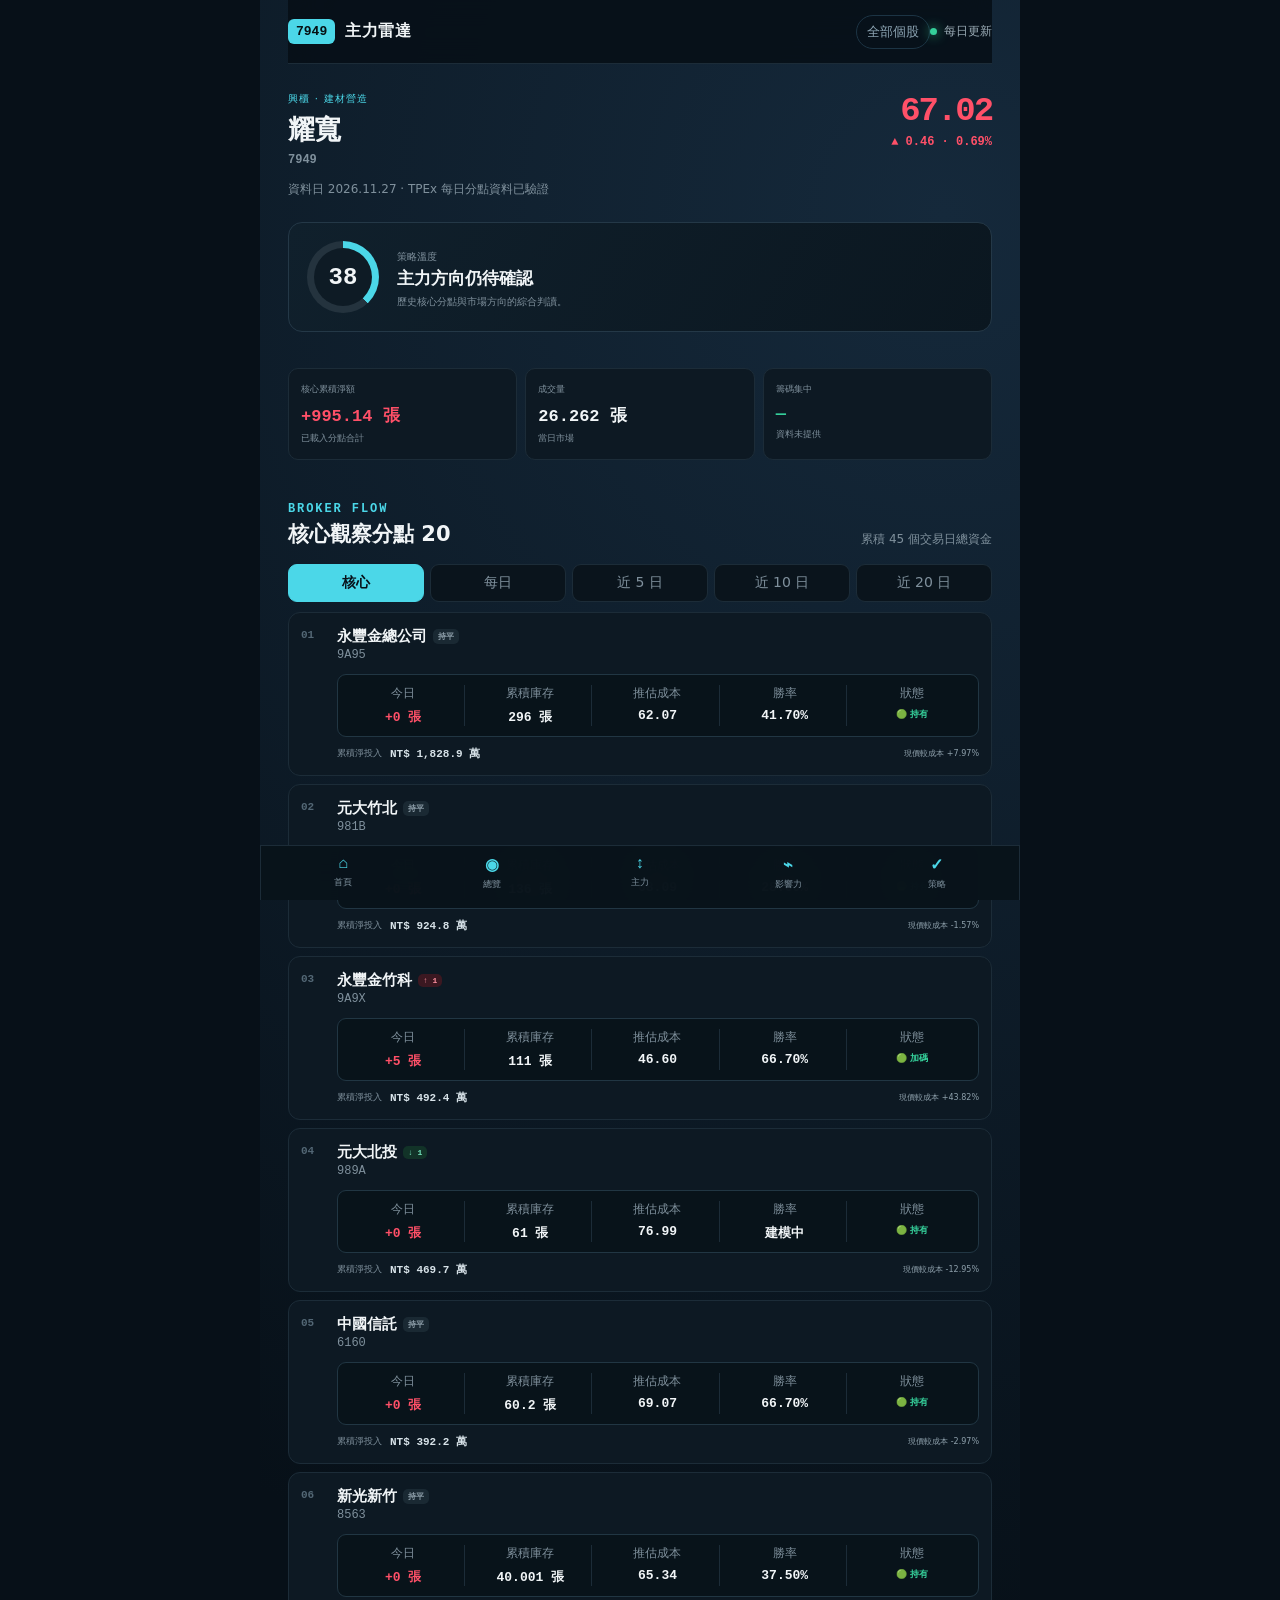
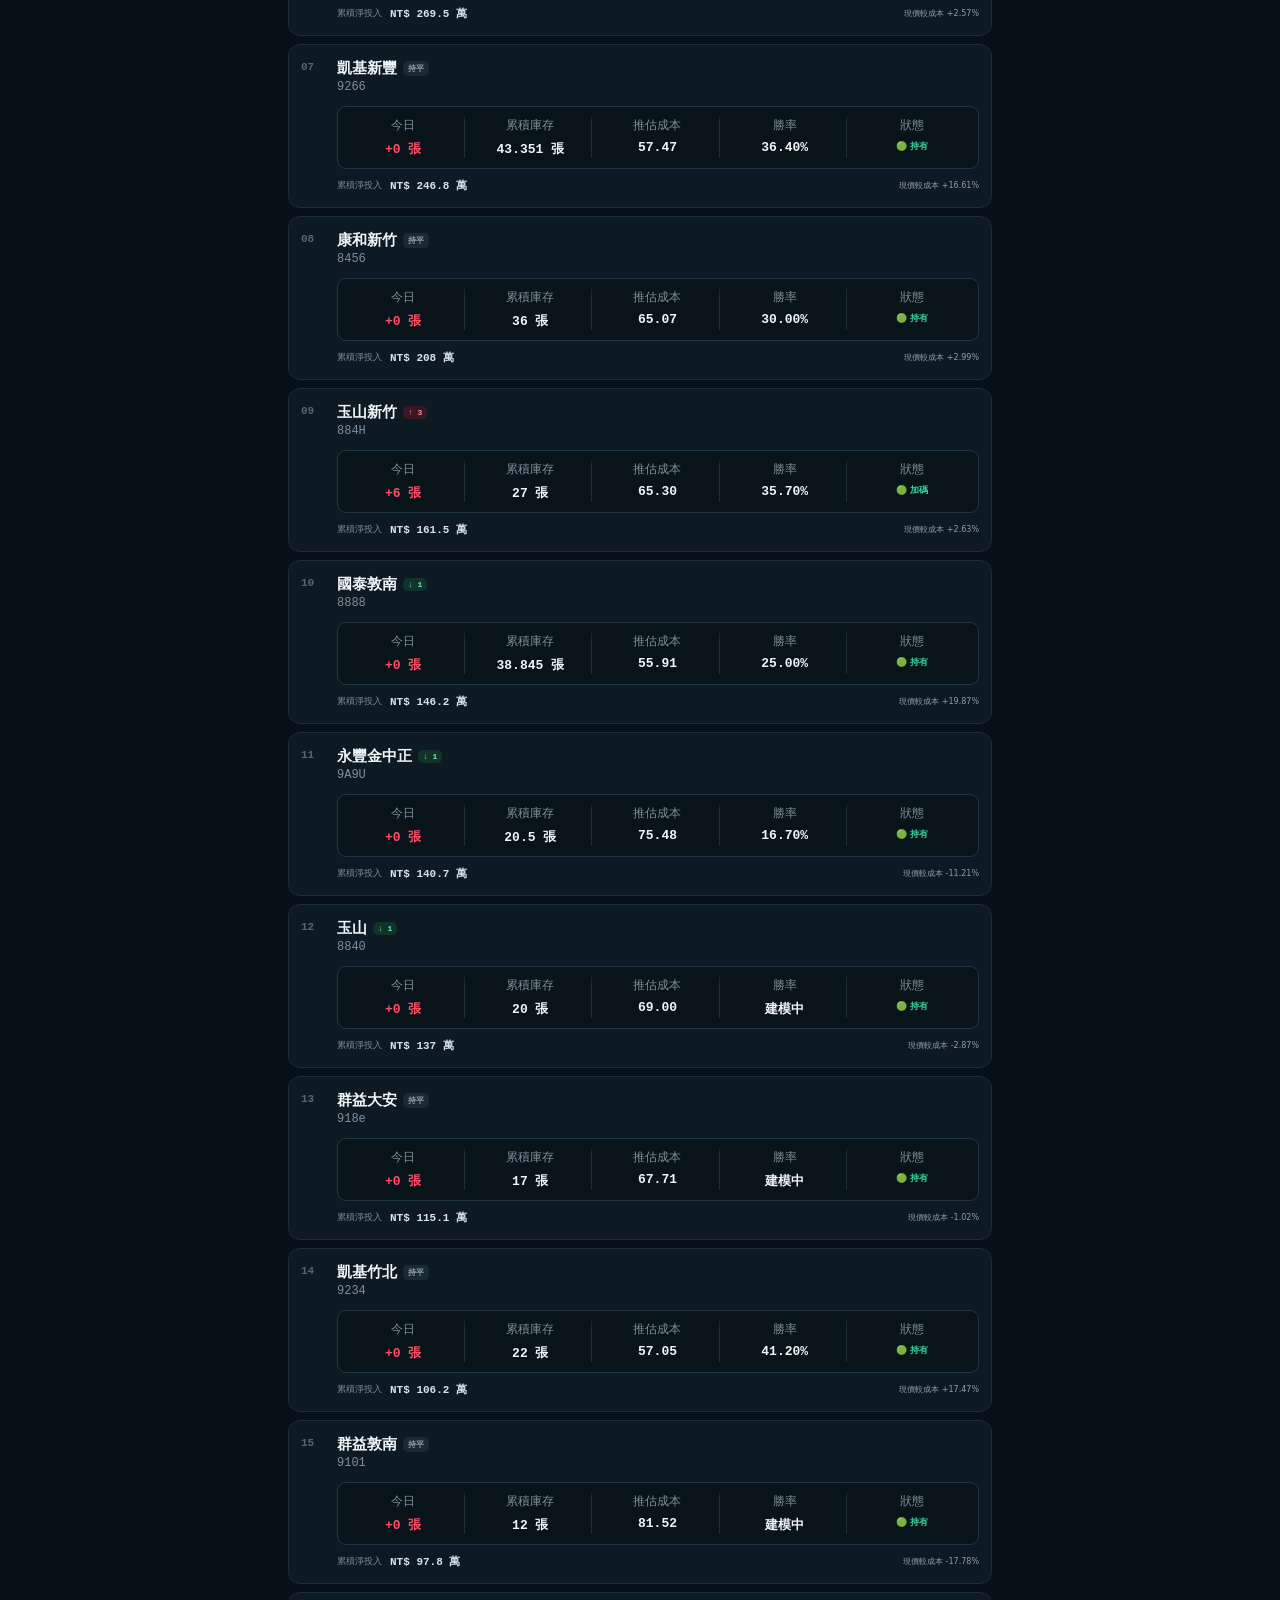
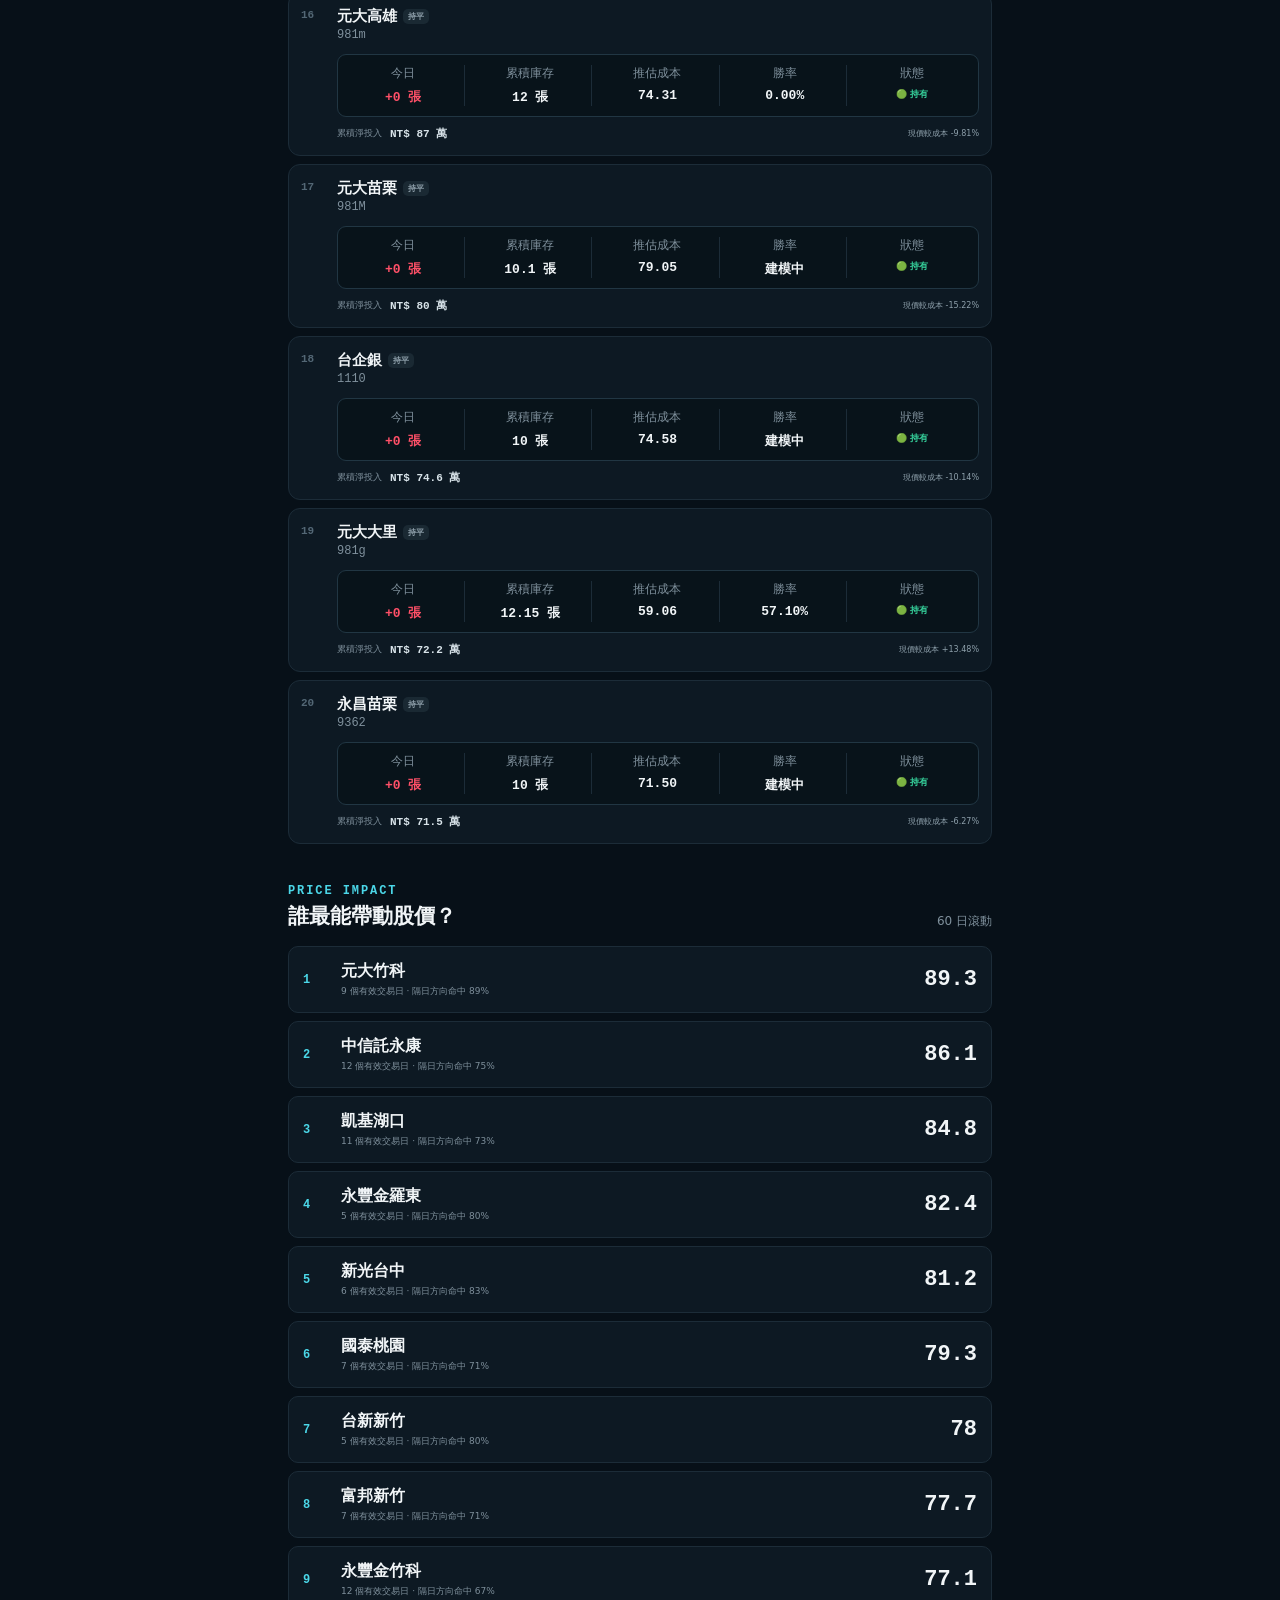
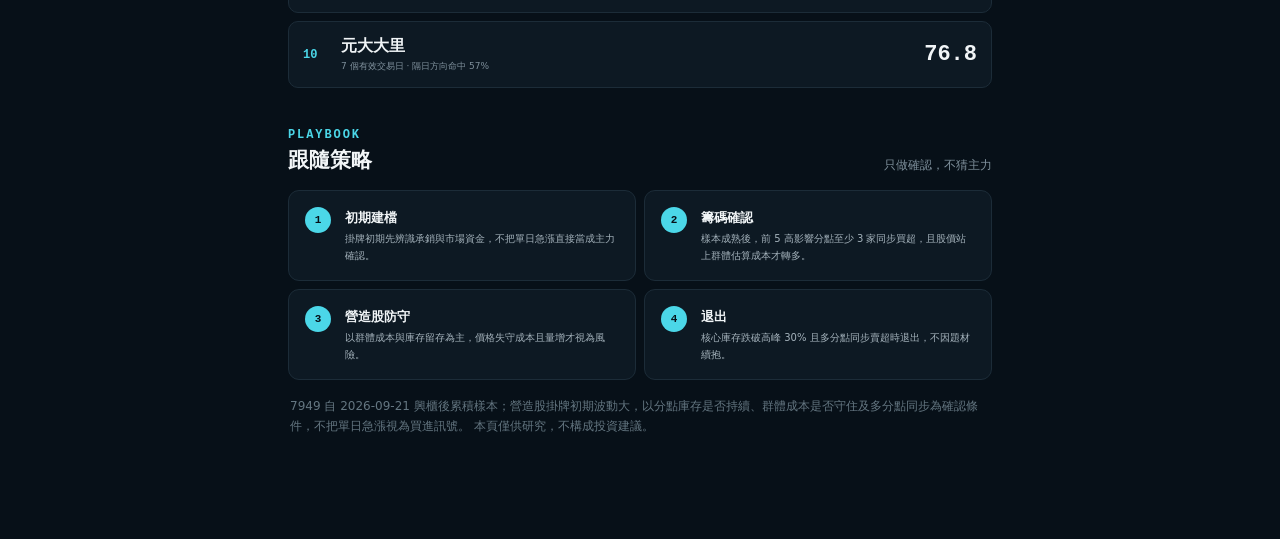
<file: stocks/7949/index.html>
<!doctype html>
<html lang="zh-Hant">
<head>
  <meta charset="utf-8">
  <meta name="viewport" content="width=device-width,initial-scale=1,viewport-fit=cover">
  <meta name="theme-color" content="#071018">
  <meta name="description" content="7949 耀寬核心分點、成本、庫存與股價影響力戰情室"><title>7949 主力雷達｜耀寬</title>
  <link rel="stylesheet" href="./assets/app.css">
</head>
<body>
  <main class="app">
    <header class="header">
      <div class="brand"><span>7949</span><b>主力雷達</b></div><a href="../../" style="margin-left:auto;color:#8da5b4;text-decoration:none;font-size:13px;border:1px solid #1c3444;border-radius:999px;padding:7px 10px">全部個股</a>
      <div class="live"><i></i><span id="data-status">載入中</span></div>
    </header>

    <section class="quote" id="overview">
      <div class="quote-top">
        <div><p>興櫃 · 建材營造</p><h1 id="stock-name">耀寬</h1><span id="stock-id">7949</span></div>
        <div class="price"><strong id="close">—</strong><span id="change">—</span></div>
      </div>
      <div class="timestamp" id="timestamp">讀取每日快照…</div>
      <div class="pulse">
        <div class="gauge" id="gauge"><span id="signal-score">—</span></div>
        <div><small>策略溫度</small><h2 id="signal-label">資料載入中</h2><p id="signal-copy">正在核對行情與分點資料。</p></div>
      </div>
    </section>

    <section class="metrics">
      <article><span id="visible-net-label">核心累積淨額</span><strong id="visible-net">—</strong><small>已載入分點合計</small></article>
      <article><span>成交量</span><strong id="volume">—</strong><small>當日市場</small></article>
      <article><span>籌碼集中</span><strong id="concentration">—</strong><small id="concentration-pct">—</small></article>
    </section>

    <section class="section" id="brokers">
      <div class="section-head"><div><p>BROKER FLOW</p><h2 id="broker-heading">核心觀察分點 20</h2></div><span id="period-meta">歷史行為評分</span></div>
      <div class="period-tabs" aria-label="買賣超期間">
        <button class="active" data-period="core">核心</button>
        <button data-period="1">每日</button>
        <button data-period="5">近 5 日</button>
        <button data-period="10">近 10 日</button>
        <button data-period="20">近 20 日</button>
      </div>
      <div class="segmented" id="flow-side-tabs">
        <button class="active-buy" data-side="buy">買超 <b id="buy-count">0</b></button>
        <button data-side="sell">賣超 <b id="sell-count">0</b></button>
        <button data-side="flat" id="flat-tab" class="hidden">相抵 <b id="flat-count">0</b></button>
      </div>
      <div class="broker-list" id="broker-list"></div>
    </section>

    <section class="section" id="impact">
      <div class="section-head"><div><p>PRICE IMPACT</p><h2>誰最能帶動股價？</h2></div><span>60 日滾動</span></div>
      <div id="impact-list"></div>
    </section>

    <section class="section" id="strategy">
      <div class="section-head"><div><p>PLAYBOOK</p><h2>跟隨策略</h2></div><span>只做確認，不猜主力</span></div>
      <div class="rules">
        <article><i>1</i><div><b>初期建檔</b><p>掛牌初期先辨識承銷與市場資金，不把單日急漲直接當成主力確認。</p></div></article>
        <article><i>2</i><div><b>籌碼確認</b><p>樣本成熟後，前 5 高影響分點至少 3 家同步買超，且股價站上群體估算成本才轉多。</p></div></article>
        <article><i>3</i><div><b>營造股防守</b><p>以群體成本與庫存留存為主，價格失守成本且量增才視為風險。</p></div></article>
        <article><i>4</i><div><b>退出</b><p>核心庫存跌破高峰 30% 且多分點同步賣超時退出，不因題材續抱。</p></div></article>
      </div>
      <p class="disclaimer" id="method-note"></p>
    </section>

    <nav class="bottom-nav" aria-label="戰情室導覽" style="grid-template-columns:repeat(5,minmax(0,1fr))!important">
      <a href="../../" aria-label="返回個股追蹤首頁"><i>⌂</i><span>首頁</span></a><a href="#overview"><i>◉</i><span>總覽</span></a><a href="#brokers"><i>↕</i><span>主力</span></a><a href="#impact"><i>⌁</i><span>影響力</span></a><a href="#strategy"><i>✓</i><span>策略</span></a>
    </nav>
  </main>
  <script src="./assets/app.js" defer></script>
</body>
</html>
</file>
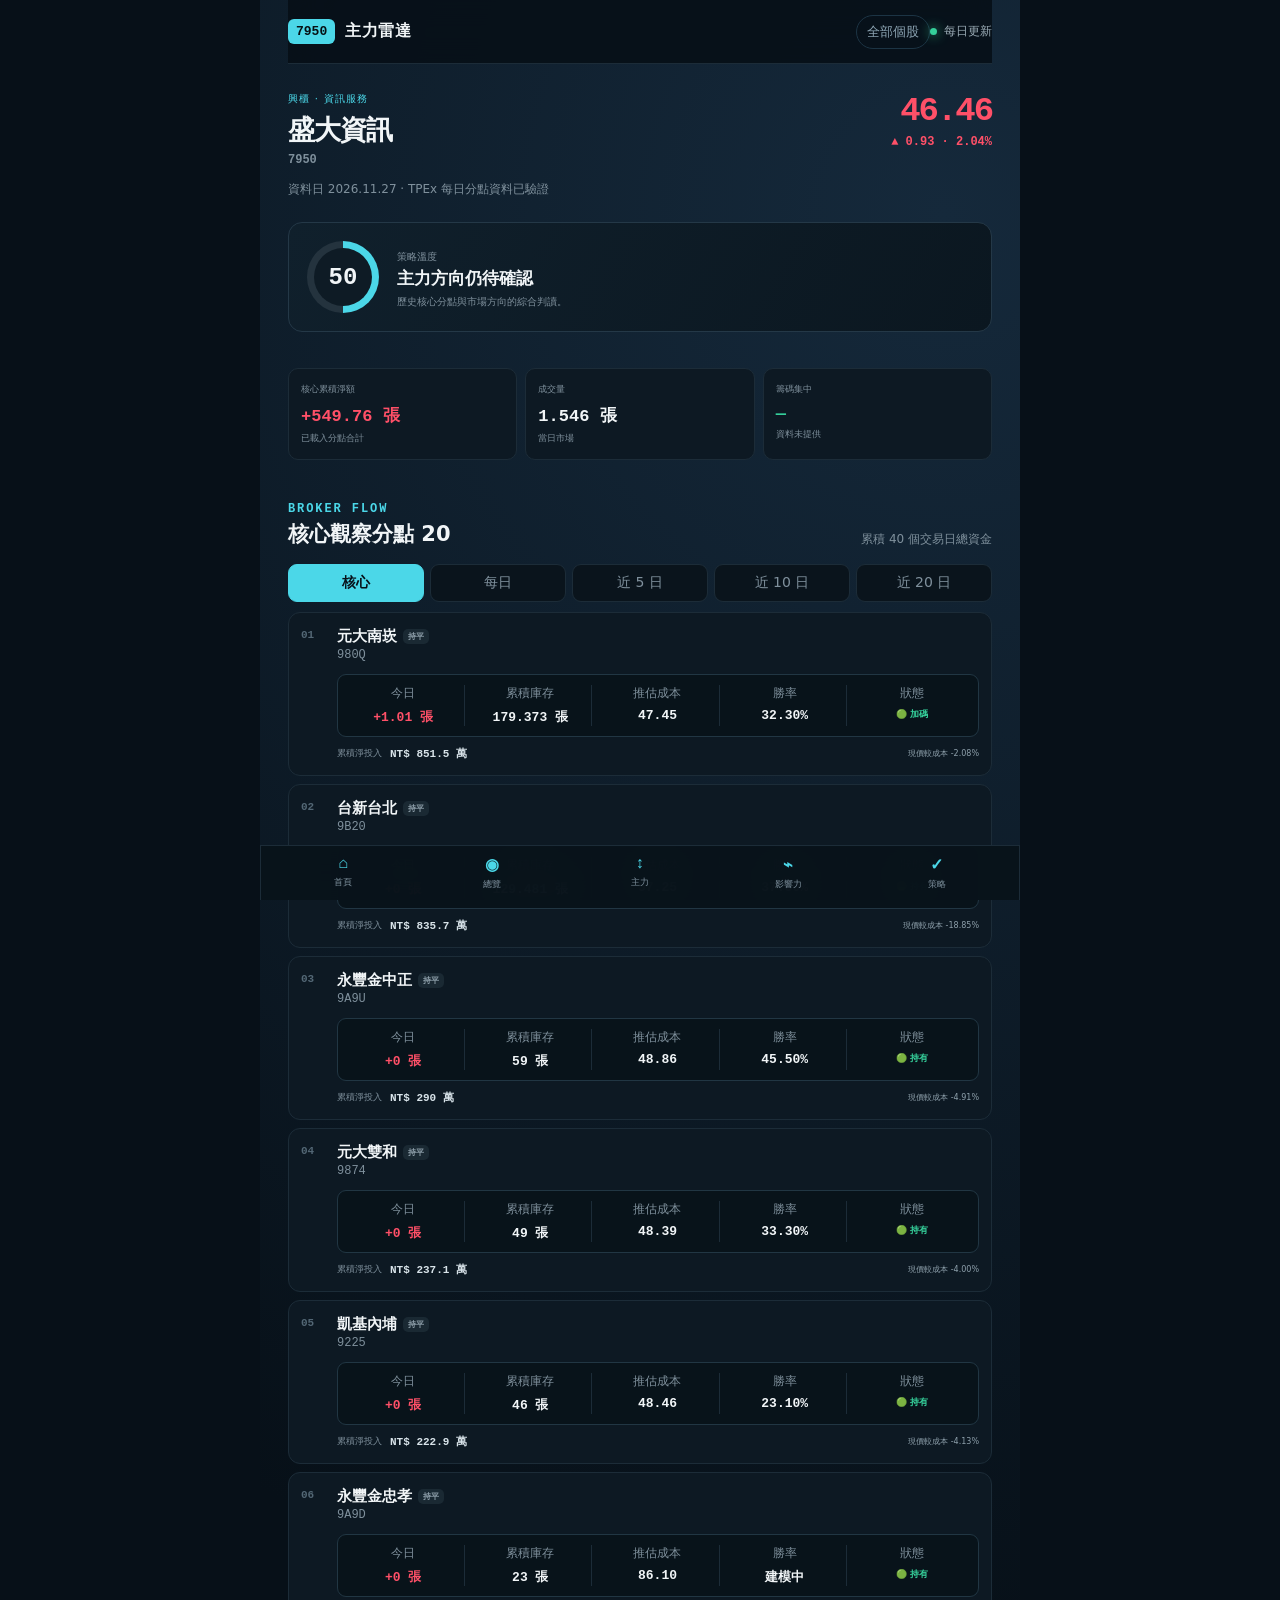
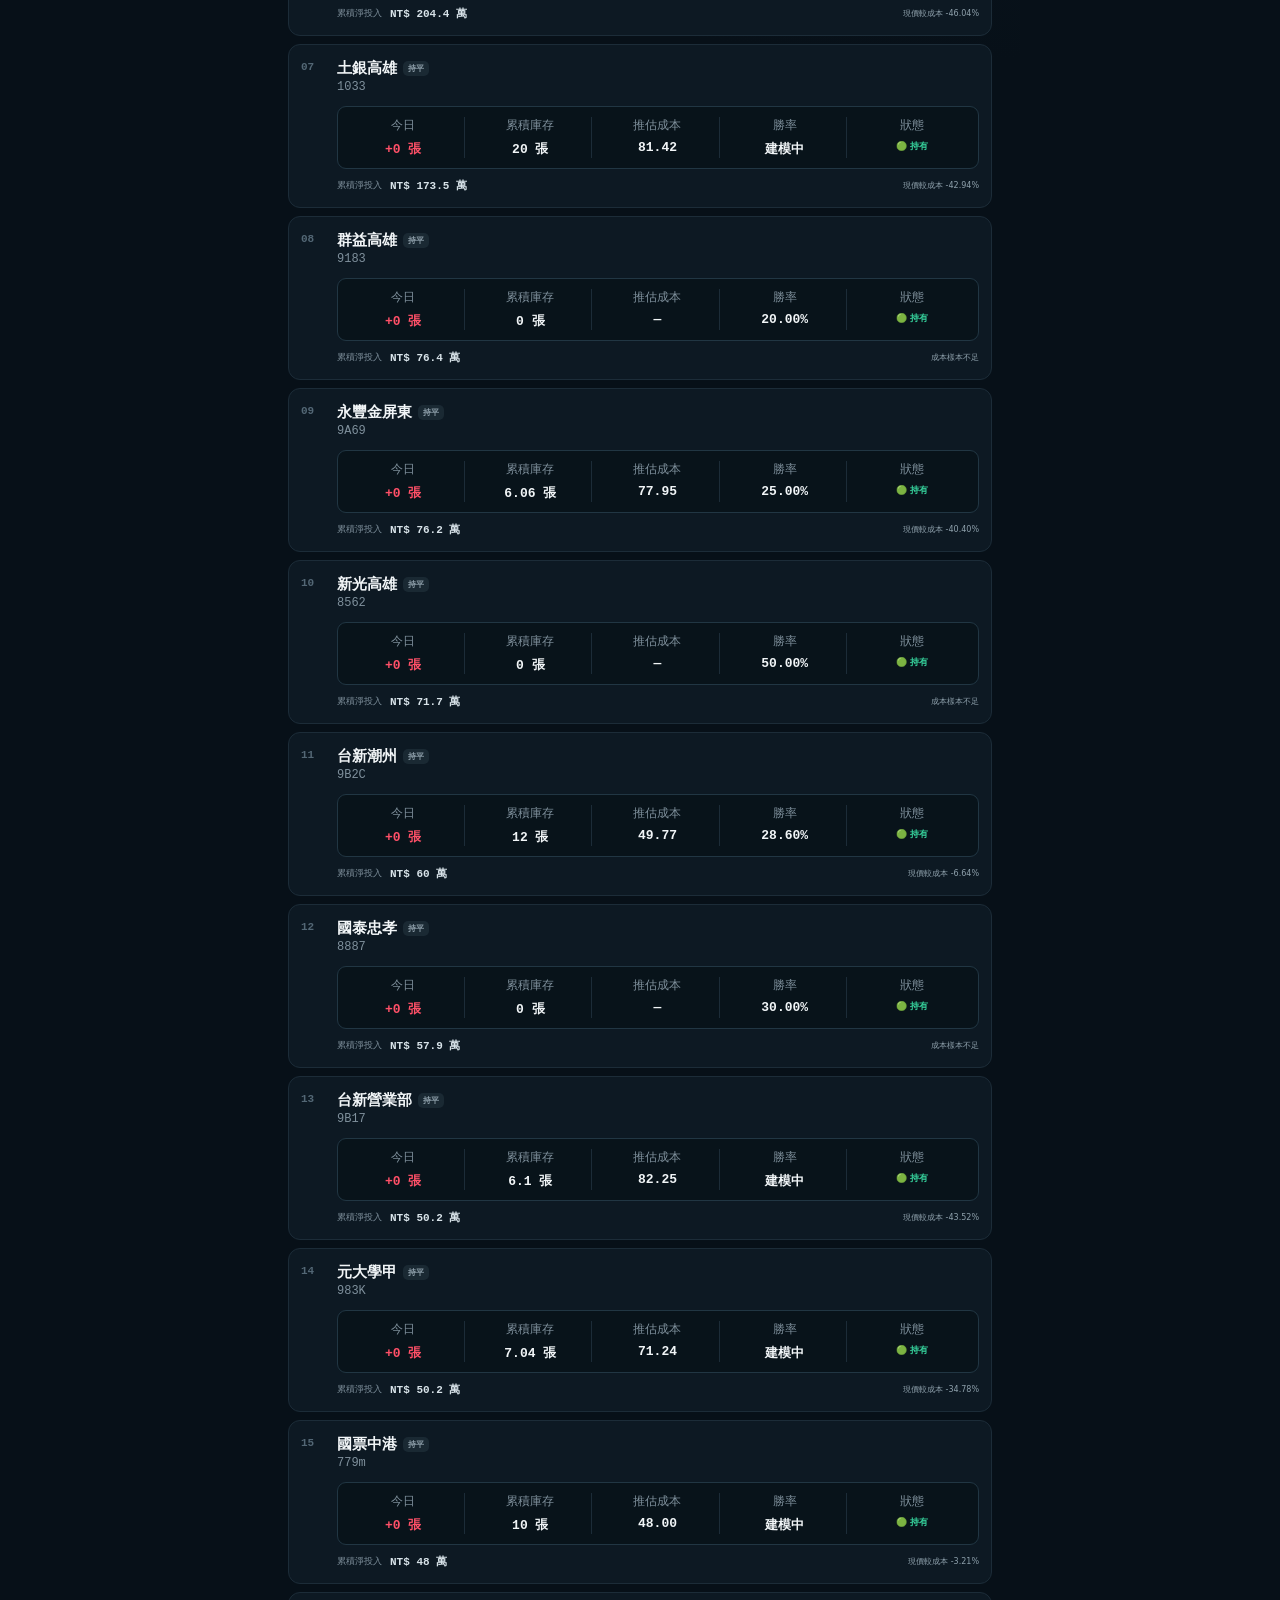
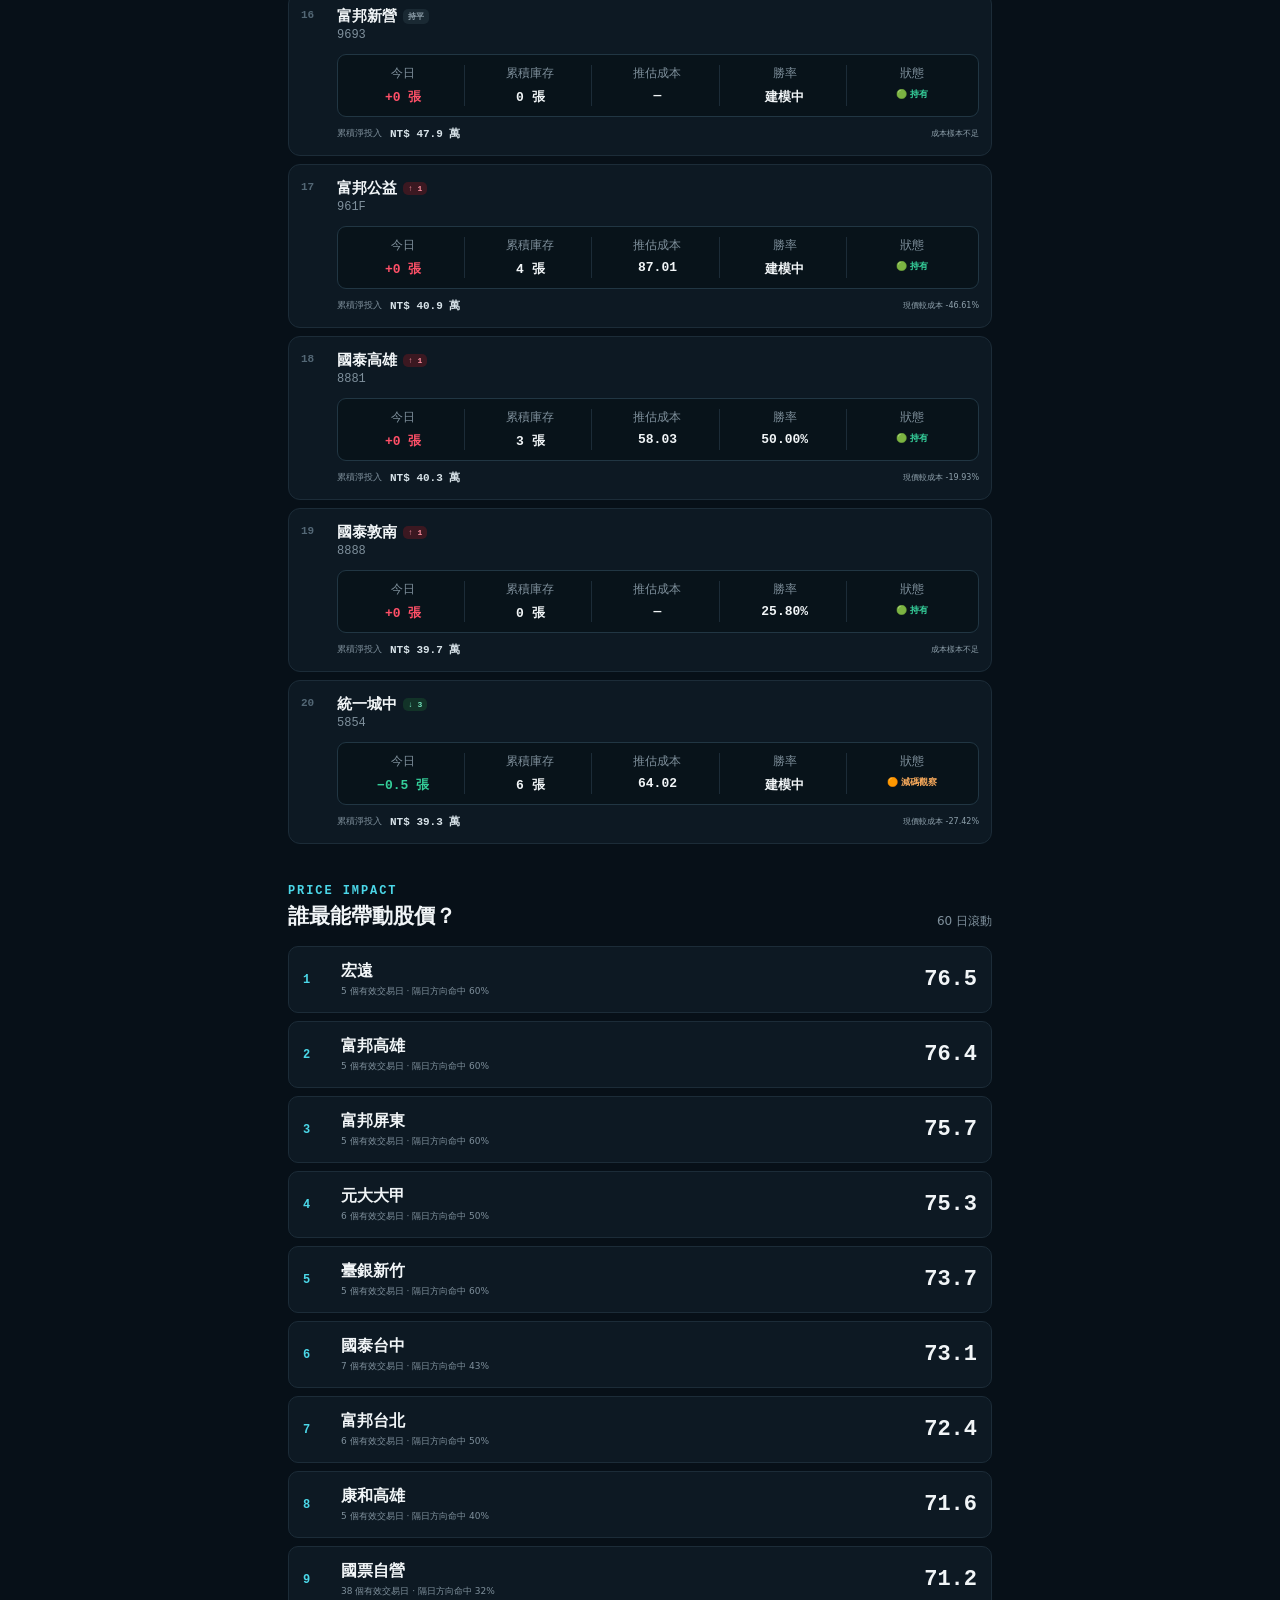
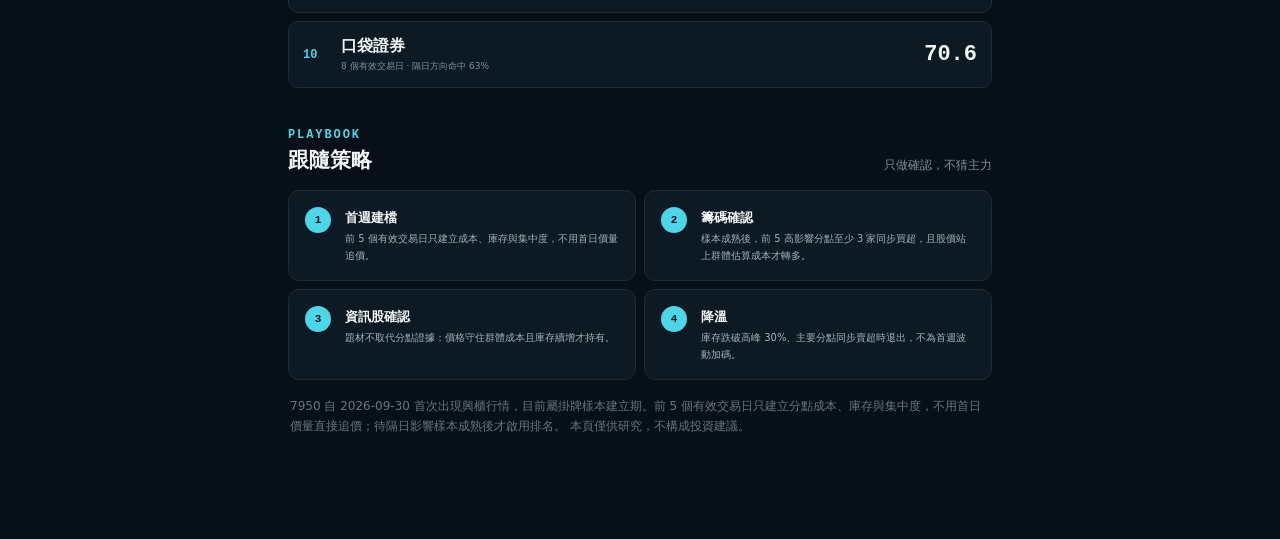
<file: stocks/7950/index.html>
<!doctype html>
<html lang="zh-Hant">
<head>
  <meta charset="utf-8">
  <meta name="viewport" content="width=device-width,initial-scale=1,viewport-fit=cover">
  <meta name="theme-color" content="#071018">
  <meta name="description" content="7950 盛大資訊核心分點、成本、庫存與股價影響力戰情室"><title>7950 主力雷達｜盛大資訊</title>
  <link rel="stylesheet" href="./assets/app.css">
</head>
<body>
  <main class="app">
    <header class="header">
      <div class="brand"><span>7950</span><b>主力雷達</b></div><a href="../../" style="margin-left:auto;color:#8da5b4;text-decoration:none;font-size:13px;border:1px solid #1c3444;border-radius:999px;padding:7px 10px">全部個股</a>
      <div class="live"><i></i><span id="data-status">載入中</span></div>
    </header>

    <section class="quote" id="overview">
      <div class="quote-top">
        <div><p>興櫃 · 資訊服務</p><h1 id="stock-name">盛大資訊</h1><span id="stock-id">7950</span></div>
        <div class="price"><strong id="close">—</strong><span id="change">—</span></div>
      </div>
      <div class="timestamp" id="timestamp">讀取每日快照…</div>
      <div class="pulse">
        <div class="gauge" id="gauge"><span id="signal-score">—</span></div>
        <div><small>策略溫度</small><h2 id="signal-label">資料載入中</h2><p id="signal-copy">正在核對行情與分點資料。</p></div>
      </div>
    </section>

    <section class="metrics">
      <article><span id="visible-net-label">核心累積淨額</span><strong id="visible-net">—</strong><small>已載入分點合計</small></article>
      <article><span>成交量</span><strong id="volume">—</strong><small>當日市場</small></article>
      <article><span>籌碼集中</span><strong id="concentration">—</strong><small id="concentration-pct">—</small></article>
    </section>

    <section class="section" id="brokers">
      <div class="section-head"><div><p>BROKER FLOW</p><h2 id="broker-heading">核心觀察分點 20</h2></div><span id="period-meta">歷史行為評分</span></div>
      <div class="period-tabs" aria-label="買賣超期間">
        <button class="active" data-period="core">核心</button>
        <button data-period="1">每日</button>
        <button data-period="5">近 5 日</button>
        <button data-period="10">近 10 日</button>
        <button data-period="20">近 20 日</button>
      </div>
      <div class="segmented" id="flow-side-tabs">
        <button class="active-buy" data-side="buy">買超 <b id="buy-count">0</b></button>
        <button data-side="sell">賣超 <b id="sell-count">0</b></button>
        <button data-side="flat" id="flat-tab" class="hidden">相抵 <b id="flat-count">0</b></button>
      </div>
      <div class="broker-list" id="broker-list"></div>
    </section>

    <section class="section" id="impact">
      <div class="section-head"><div><p>PRICE IMPACT</p><h2>誰最能帶動股價？</h2></div><span>60 日滾動</span></div>
      <div id="impact-list"></div>
    </section>

    <section class="section" id="strategy">
      <div class="section-head"><div><p>PLAYBOOK</p><h2>跟隨策略</h2></div><span>只做確認，不猜主力</span></div>
      <div class="rules">
        <article><i>1</i><div><b>首週建檔</b><p>前 5 個有效交易日只建立成本、庫存與集中度，不用首日價量追價。</p></div></article>
        <article><i>2</i><div><b>籌碼確認</b><p>樣本成熟後，前 5 高影響分點至少 3 家同步買超，且股價站上群體估算成本才轉多。</p></div></article>
        <article><i>3</i><div><b>資訊股確認</b><p>題材不取代分點證據；價格守住群體成本且庫存續增才持有。</p></div></article>
        <article><i>4</i><div><b>降溫</b><p>庫存跌破高峰 30%、主要分點同步賣超時退出，不為首週波動加碼。</p></div></article>
      </div>
      <p class="disclaimer" id="method-note"></p>
    </section>

    <nav class="bottom-nav" aria-label="戰情室導覽" style="grid-template-columns:repeat(5,minmax(0,1fr))!important">
      <a href="../../" aria-label="返回個股追蹤首頁"><i>⌂</i><span>首頁</span></a><a href="#overview"><i>◉</i><span>總覽</span></a><a href="#brokers"><i>↕</i><span>主力</span></a><a href="#impact"><i>⌁</i><span>影響力</span></a><a href="#strategy"><i>✓</i><span>策略</span></a>
    </nav>
  </main>
  <script src="./assets/app.js" defer></script>
</body>
</html>
</file>
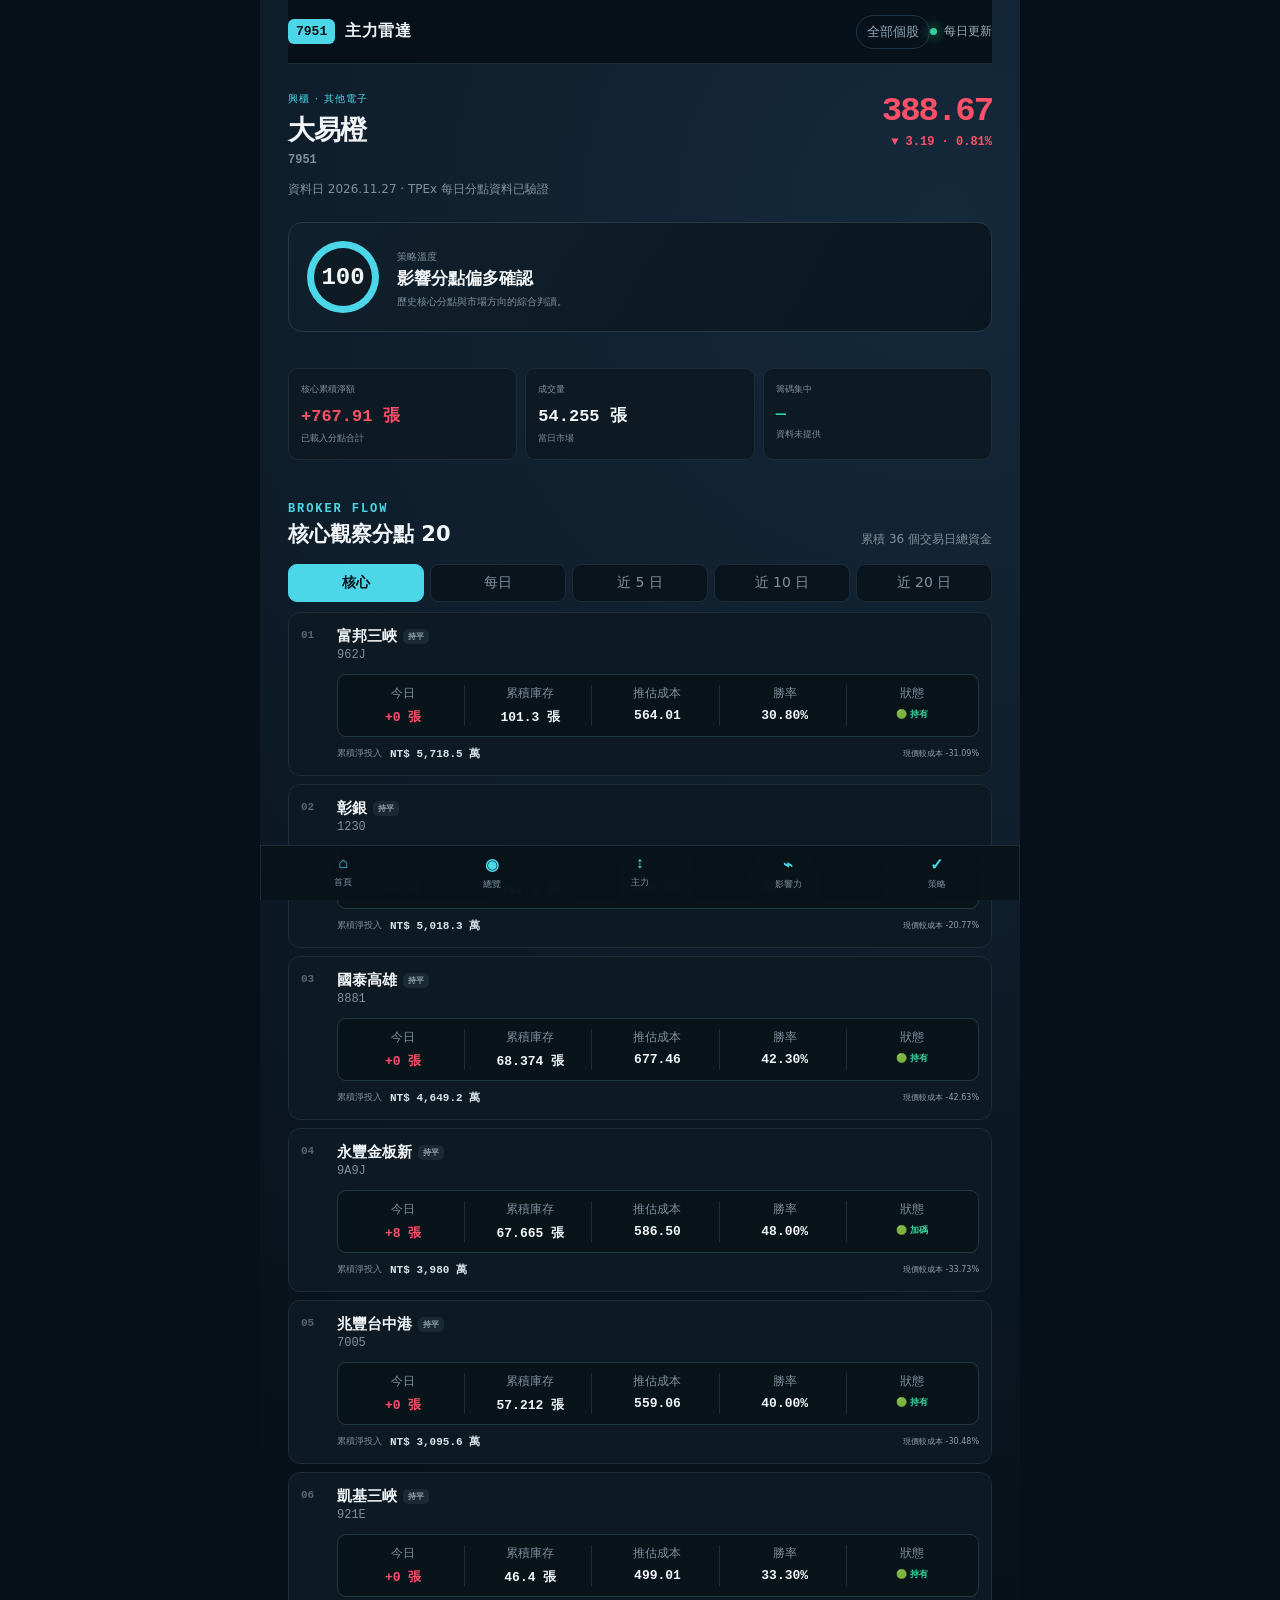
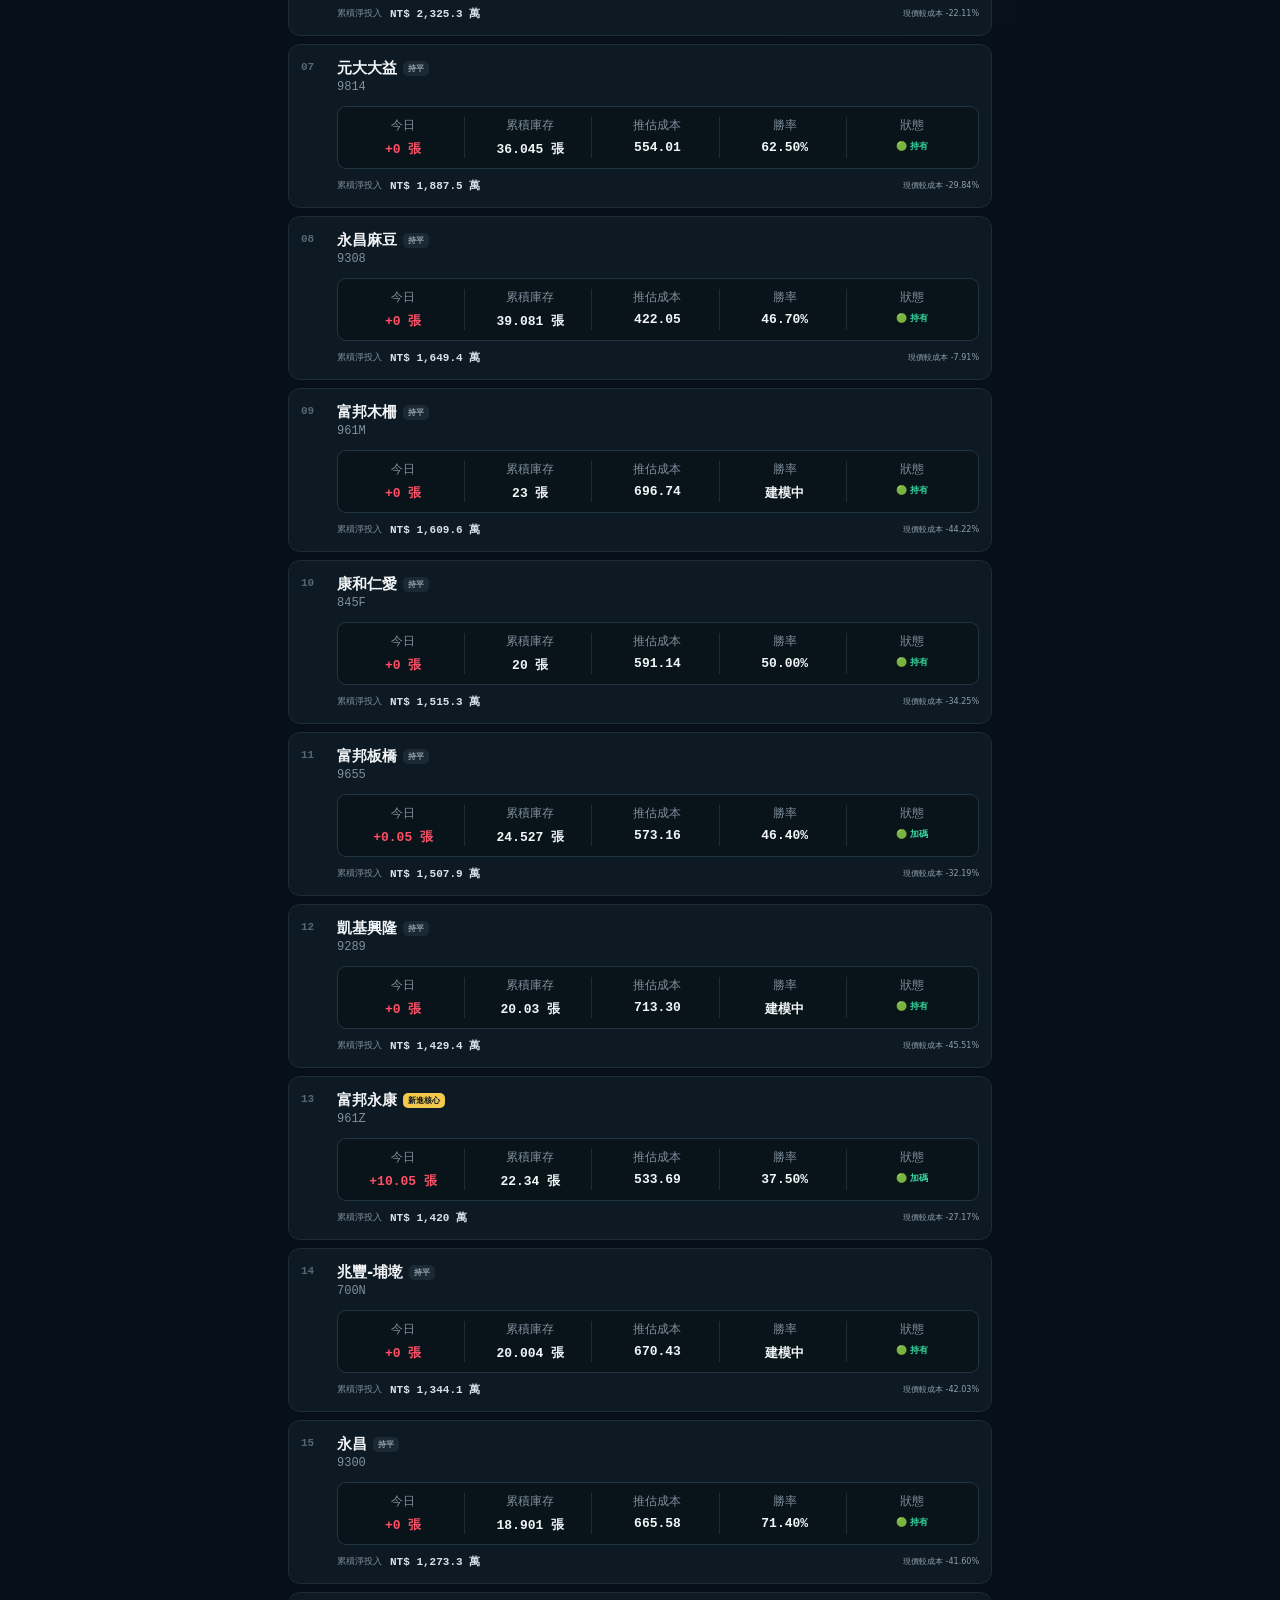
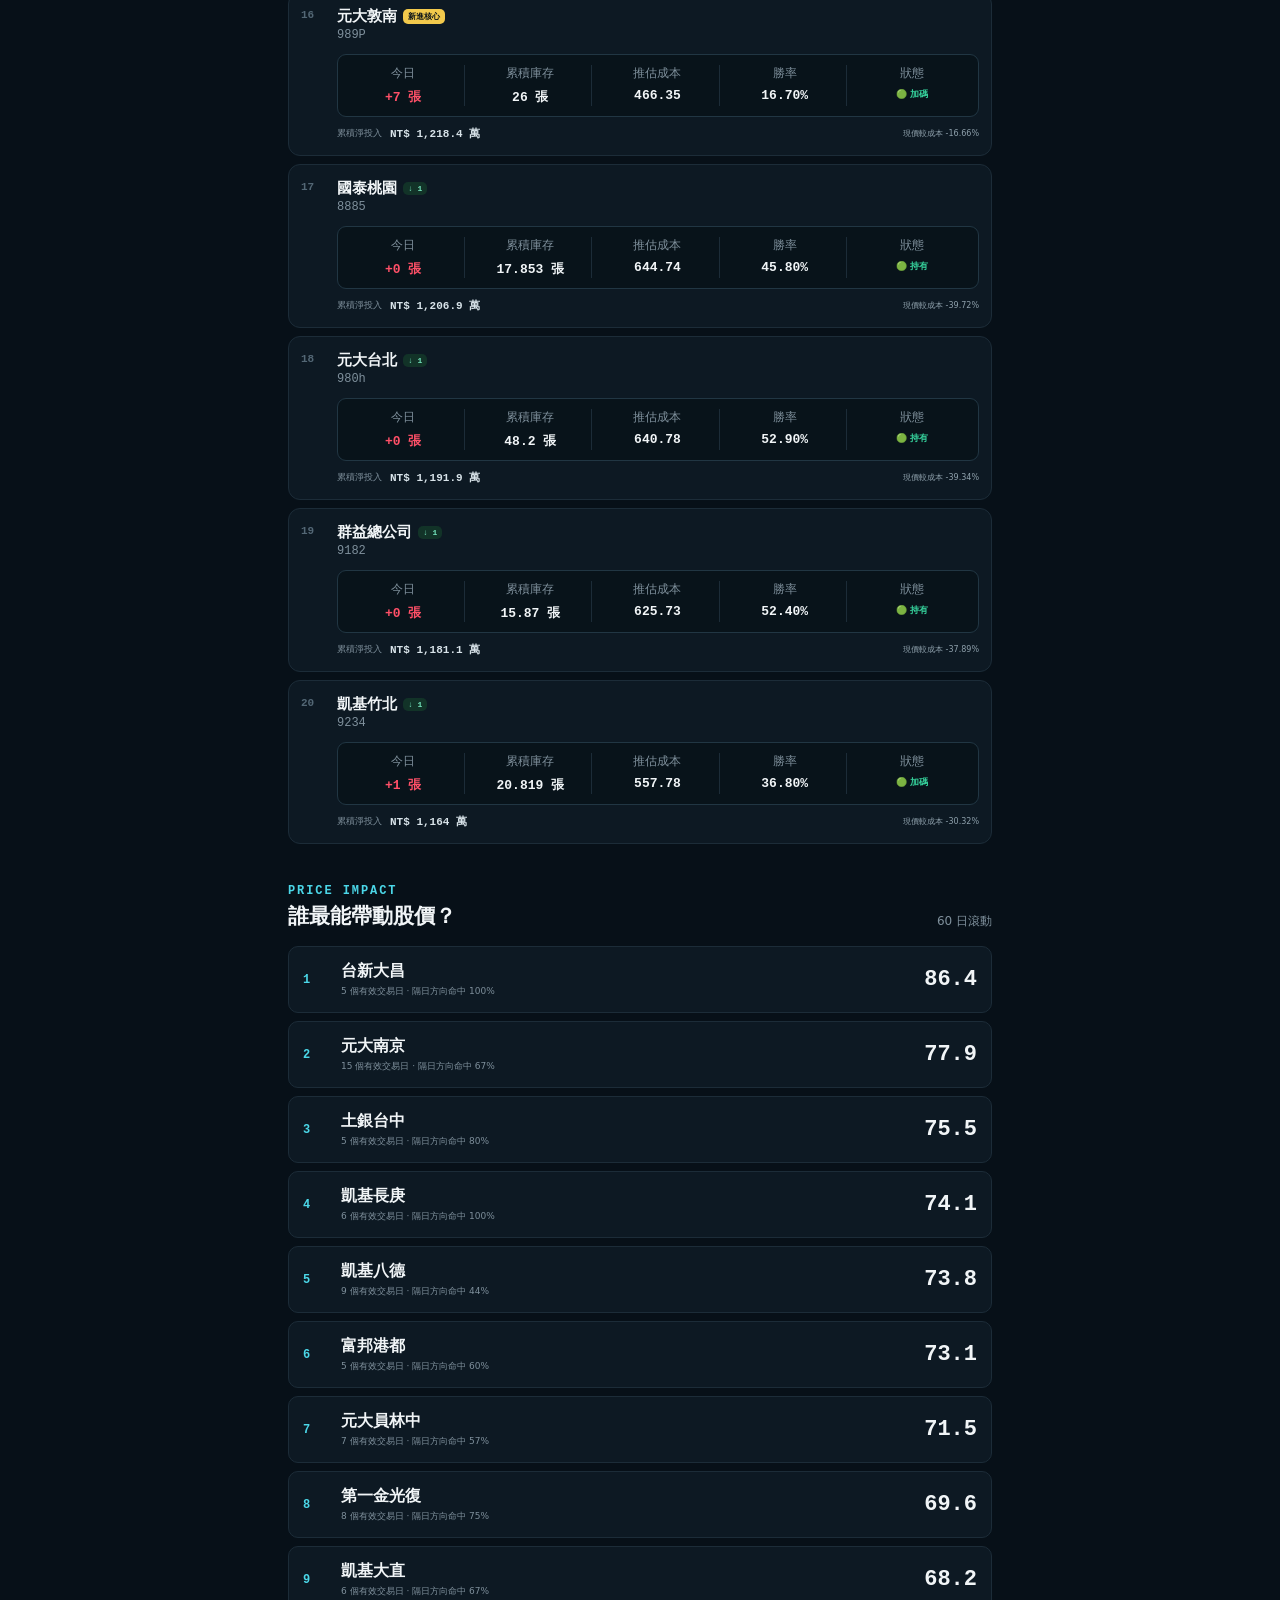
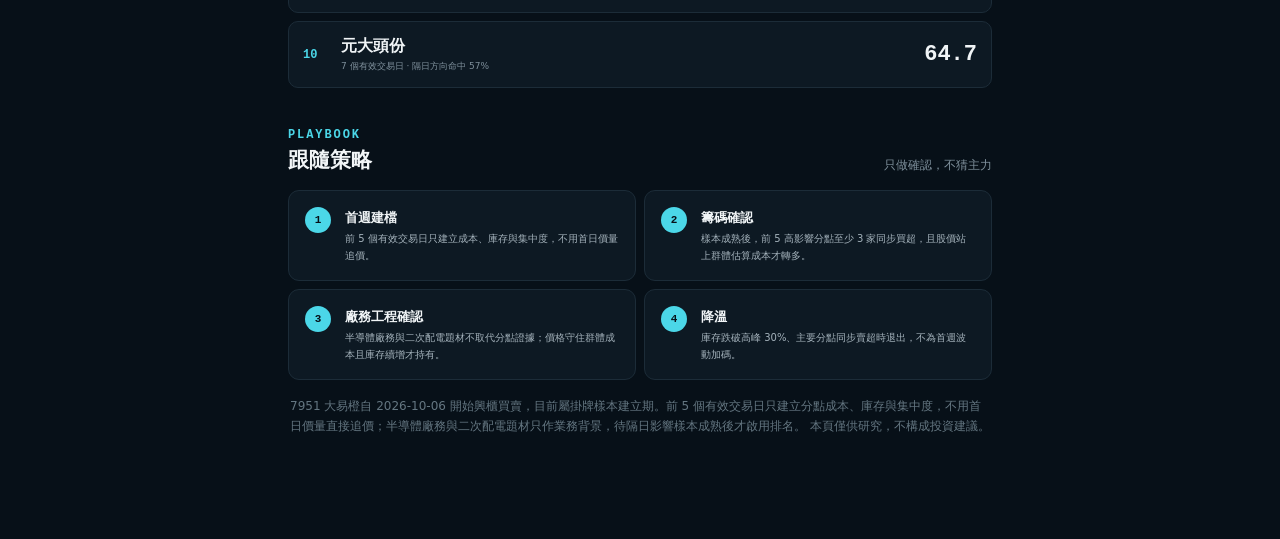
<file: stocks/7951/index.html>
<!doctype html>
<html lang="zh-Hant">
<head>
  <meta charset="utf-8">
  <meta name="viewport" content="width=device-width,initial-scale=1,viewport-fit=cover">
  <meta name="theme-color" content="#071018">
  <meta name="description" content="7951 大易橙核心分點、成本、庫存與股價影響力戰情室"><title>7951 主力雷達｜大易橙</title>
  <link rel="stylesheet" href="./assets/app.css">
</head>
<body>
  <main class="app">
    <header class="header">
      <div class="brand"><span>7951</span><b>主力雷達</b></div><a href="../../" style="margin-left:auto;color:#8da5b4;text-decoration:none;font-size:13px;border:1px solid #1c3444;border-radius:999px;padding:7px 10px">全部個股</a>
      <div class="live"><i></i><span id="data-status">載入中</span></div>
    </header>

    <section class="quote" id="overview">
      <div class="quote-top">
        <div><p>興櫃 · 其他電子</p><h1 id="stock-name">大易橙</h1><span id="stock-id">7951</span></div>
        <div class="price"><strong id="close">—</strong><span id="change">—</span></div>
      </div>
      <div class="timestamp" id="timestamp">讀取每日快照…</div>
      <div class="pulse">
        <div class="gauge" id="gauge"><span id="signal-score">—</span></div>
        <div><small>策略溫度</small><h2 id="signal-label">資料載入中</h2><p id="signal-copy">正在核對行情與分點資料。</p></div>
      </div>
    </section>

    <section class="metrics">
      <article><span id="visible-net-label">核心累積淨額</span><strong id="visible-net">—</strong><small>已載入分點合計</small></article>
      <article><span>成交量</span><strong id="volume">—</strong><small>當日市場</small></article>
      <article><span>籌碼集中</span><strong id="concentration">—</strong><small id="concentration-pct">—</small></article>
    </section>

    <section class="section" id="brokers">
      <div class="section-head"><div><p>BROKER FLOW</p><h2 id="broker-heading">核心觀察分點 20</h2></div><span id="period-meta">歷史行為評分</span></div>
      <div class="period-tabs" aria-label="買賣超期間">
        <button class="active" data-period="core">核心</button>
        <button data-period="1">每日</button>
        <button data-period="5">近 5 日</button>
        <button data-period="10">近 10 日</button>
        <button data-period="20">近 20 日</button>
      </div>
      <div class="segmented" id="flow-side-tabs">
        <button class="active-buy" data-side="buy">買超 <b id="buy-count">0</b></button>
        <button data-side="sell">賣超 <b id="sell-count">0</b></button>
        <button data-side="flat" id="flat-tab" class="hidden">相抵 <b id="flat-count">0</b></button>
      </div>
      <div class="broker-list" id="broker-list"></div>
    </section>

    <section class="section" id="impact">
      <div class="section-head"><div><p>PRICE IMPACT</p><h2>誰最能帶動股價？</h2></div><span>60 日滾動</span></div>
      <div id="impact-list"></div>
    </section>

    <section class="section" id="strategy">
      <div class="section-head"><div><p>PLAYBOOK</p><h2>跟隨策略</h2></div><span>只做確認，不猜主力</span></div>
      <div class="rules">
        <article><i>1</i><div><b>首週建檔</b><p>前 5 個有效交易日只建立成本、庫存與集中度，不用首日價量追價。</p></div></article>
        <article><i>2</i><div><b>籌碼確認</b><p>樣本成熟後，前 5 高影響分點至少 3 家同步買超，且股價站上群體估算成本才轉多。</p></div></article>
        <article><i>3</i><div><b>廠務工程確認</b><p>半導體廠務與二次配電題材不取代分點證據；價格守住群體成本且庫存續增才持有。</p></div></article>
        <article><i>4</i><div><b>降溫</b><p>庫存跌破高峰 30%、主要分點同步賣超時退出，不為首週波動加碼。</p></div></article>
      </div>
      <p class="disclaimer" id="method-note"></p>
    </section>

    <nav class="bottom-nav" aria-label="戰情室導覽" style="grid-template-columns:repeat(5,minmax(0,1fr))!important">
      <a href="../../" aria-label="返回個股追蹤首頁"><i>⌂</i><span>首頁</span></a><a href="#overview"><i>◉</i><span>總覽</span></a><a href="#brokers"><i>↕</i><span>主力</span></a><a href="#impact"><i>⌁</i><span>影響力</span></a><a href="#strategy"><i>✓</i><span>策略</span></a>
    </nav>
  </main>
  <script src="./assets/app.js" defer></script>
</body>
</html>
</file>
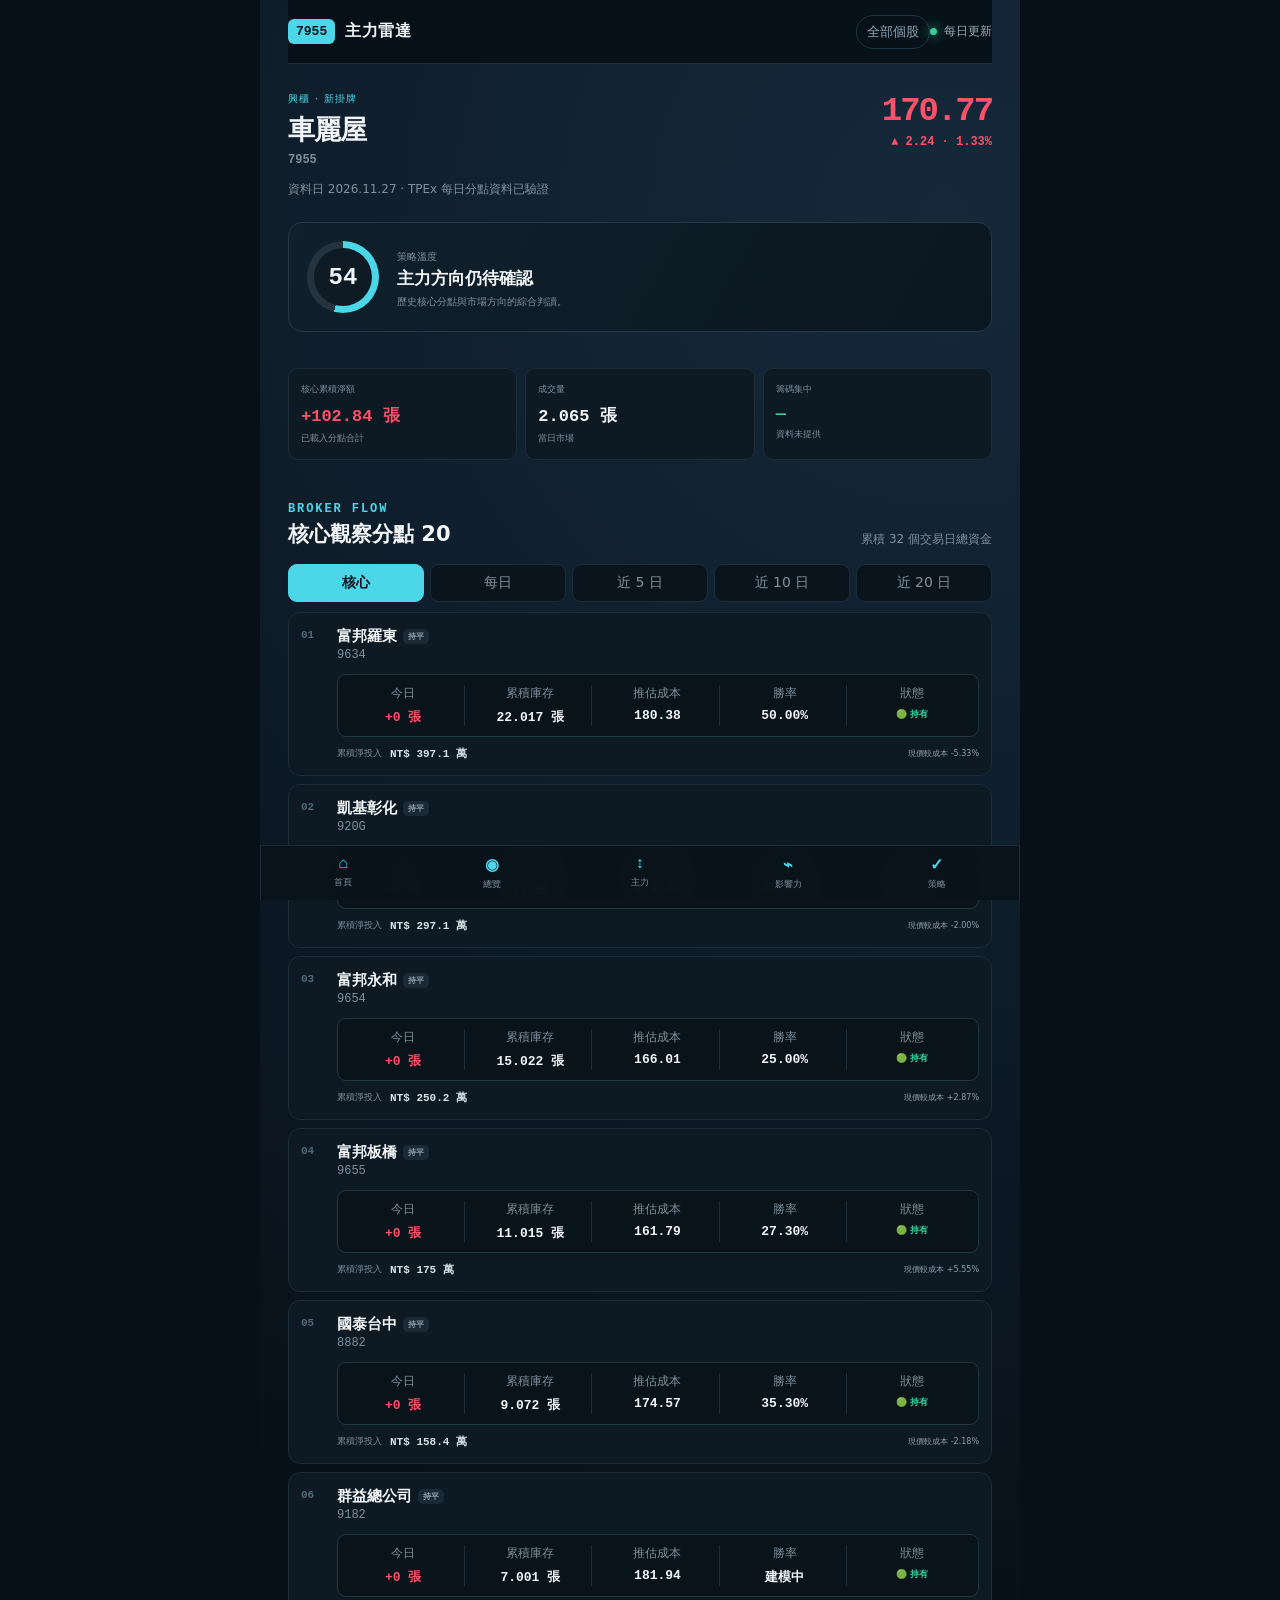
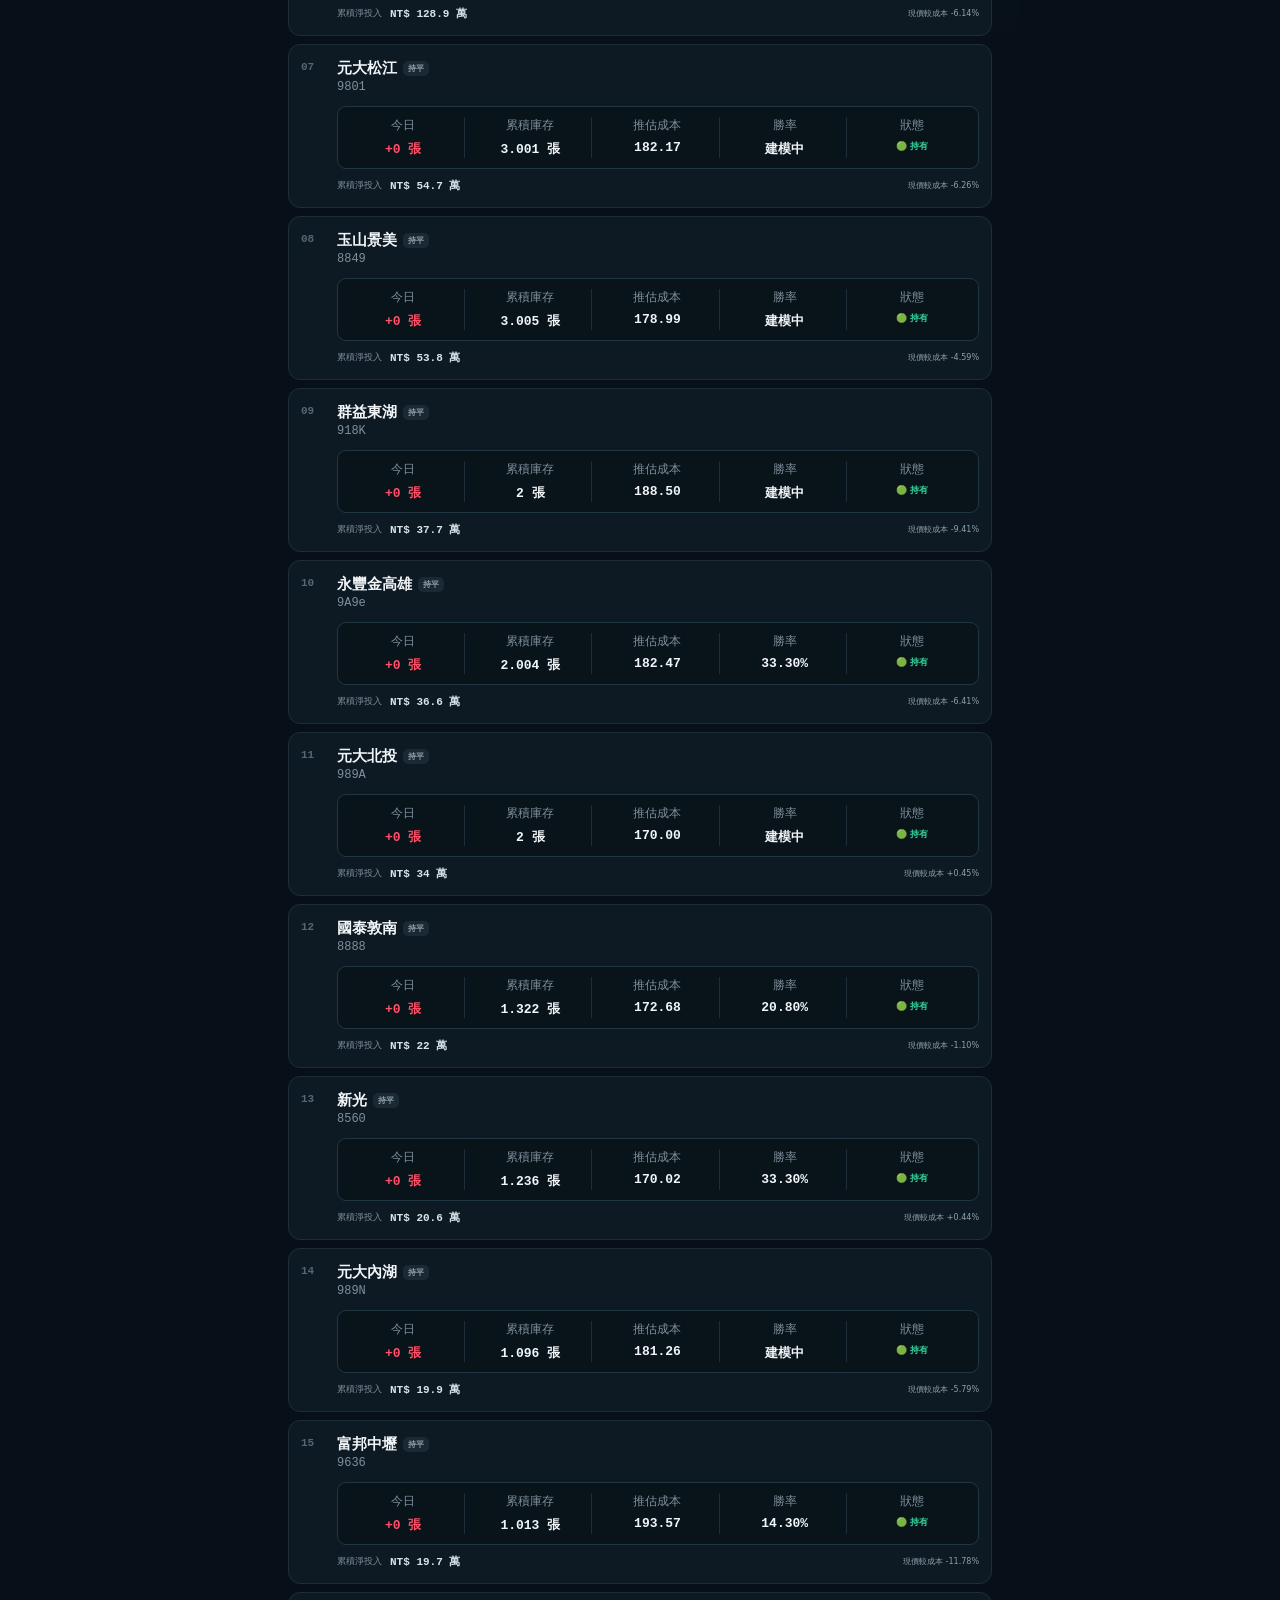
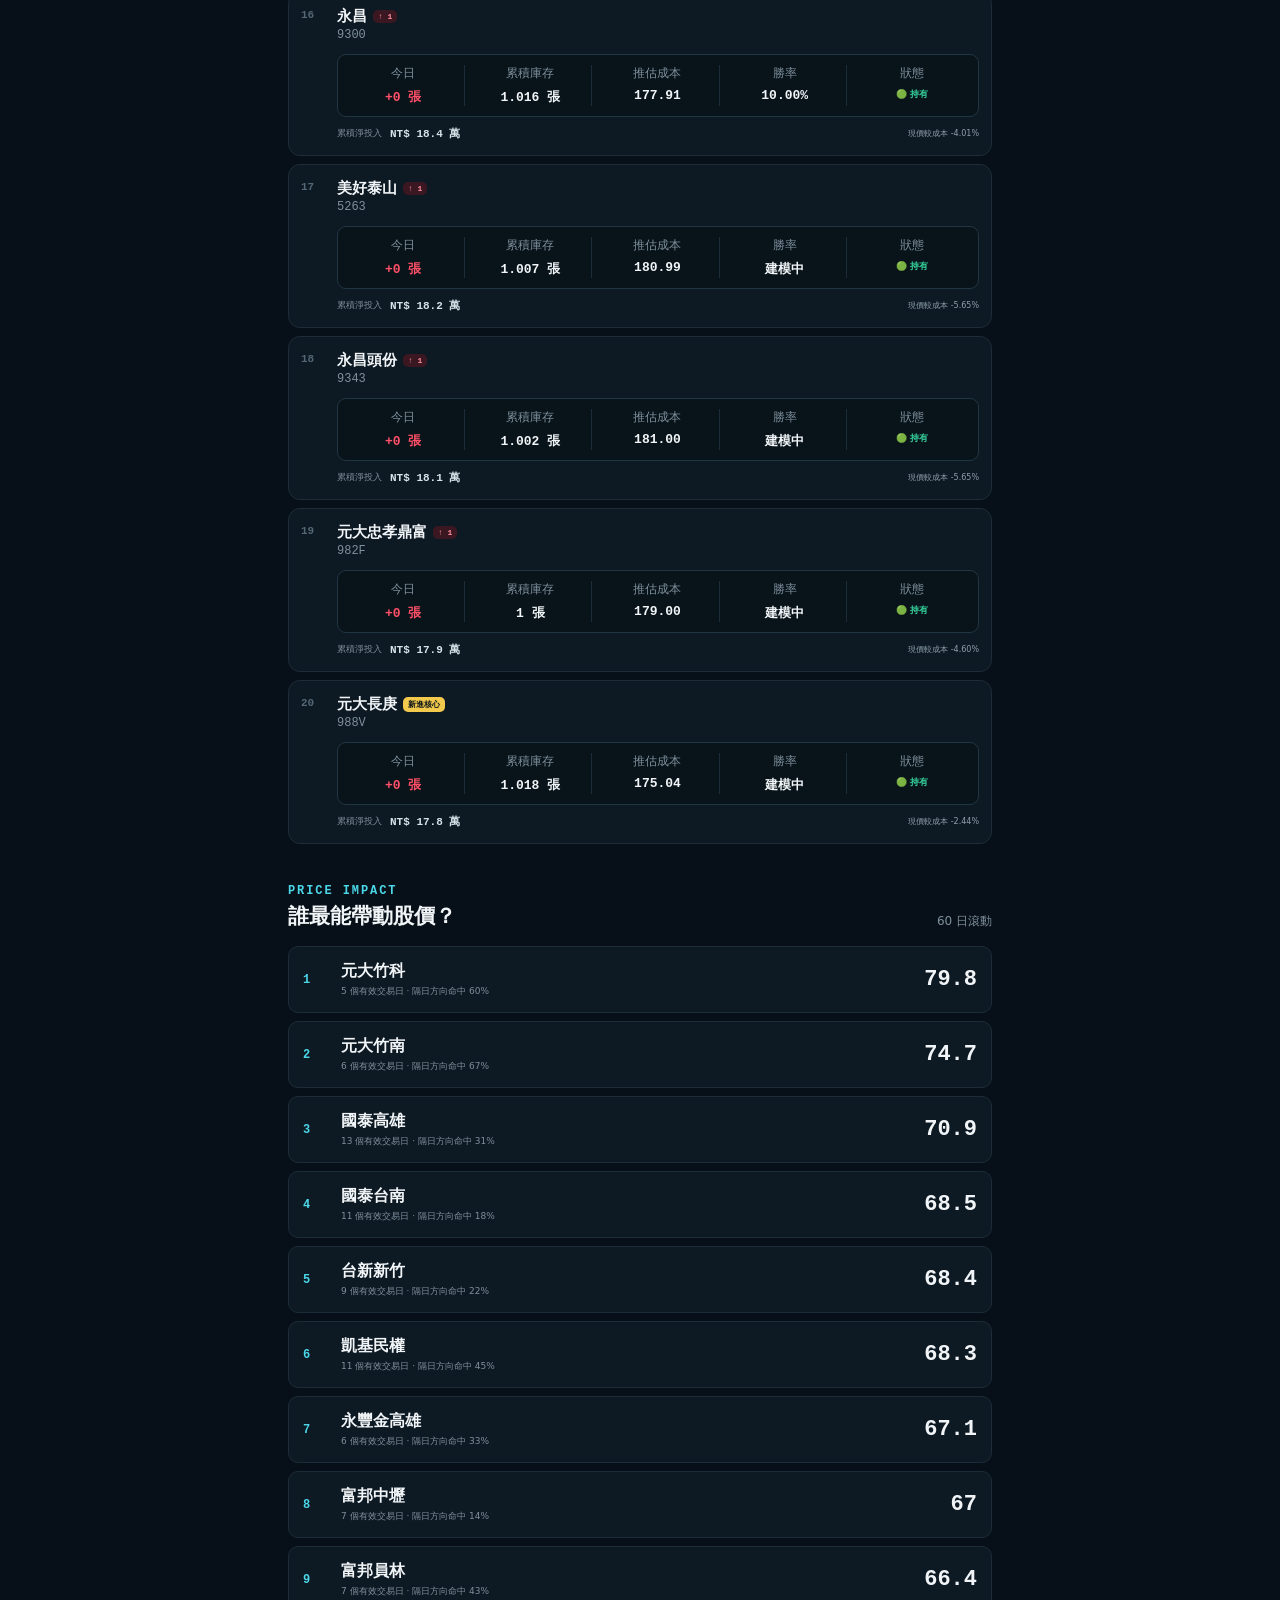
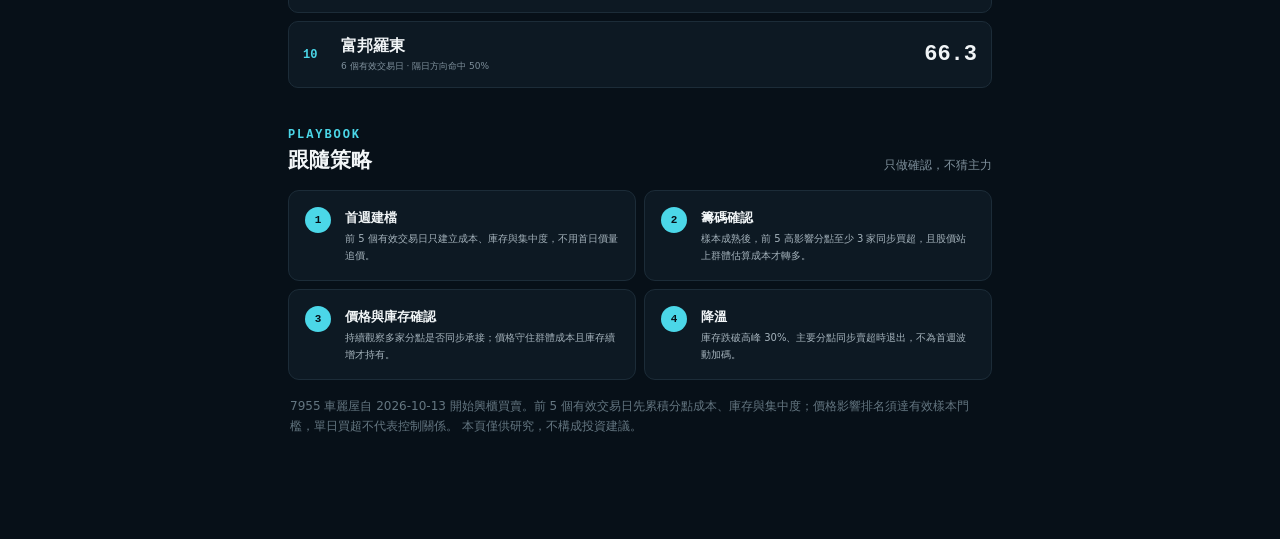
<file: stocks/7955/index.html>
<!doctype html>
<html lang="zh-Hant">
<head>
  <meta charset="utf-8">
  <meta name="viewport" content="width=device-width,initial-scale=1,viewport-fit=cover">
  <meta name="theme-color" content="#071018">
  <meta name="description" content="7955 車麗屋核心分點、成本、庫存與股價影響力戰情室"><title>7955 主力雷達｜車麗屋</title>
  <link rel="stylesheet" href="./assets/app.css">
</head>
<body>
  <main class="app">
    <header class="header">
      <div class="brand"><span>7955</span><b>主力雷達</b></div><a href="../../" style="margin-left:auto;color:#8da5b4;text-decoration:none;font-size:13px;border:1px solid #1c3444;border-radius:999px;padding:7px 10px">全部個股</a>
      <div class="live"><i></i><span id="data-status">載入中</span></div>
    </header>

    <section class="quote" id="overview">
      <div class="quote-top">
        <div><p>興櫃 · 新掛牌</p><h1 id="stock-name">車麗屋</h1><span id="stock-id">7955</span></div>
        <div class="price"><strong id="close">—</strong><span id="change">—</span></div>
      </div>
      <div class="timestamp" id="timestamp">讀取每日快照…</div>
      <div class="pulse">
        <div class="gauge" id="gauge"><span id="signal-score">—</span></div>
        <div><small>策略溫度</small><h2 id="signal-label">資料載入中</h2><p id="signal-copy">正在核對行情與分點資料。</p></div>
      </div>
    </section>

    <section class="metrics">
      <article><span id="visible-net-label">核心累積淨額</span><strong id="visible-net">—</strong><small>已載入分點合計</small></article>
      <article><span>成交量</span><strong id="volume">—</strong><small>當日市場</small></article>
      <article><span>籌碼集中</span><strong id="concentration">—</strong><small id="concentration-pct">—</small></article>
    </section>

    <section class="section" id="brokers">
      <div class="section-head"><div><p>BROKER FLOW</p><h2 id="broker-heading">核心觀察分點 20</h2></div><span id="period-meta">歷史行為評分</span></div>
      <div class="period-tabs" aria-label="買賣超期間">
        <button class="active" data-period="core">核心</button>
        <button data-period="1">每日</button>
        <button data-period="5">近 5 日</button>
        <button data-period="10">近 10 日</button>
        <button data-period="20">近 20 日</button>
      </div>
      <div class="segmented" id="flow-side-tabs">
        <button class="active-buy" data-side="buy">買超 <b id="buy-count">0</b></button>
        <button data-side="sell">賣超 <b id="sell-count">0</b></button>
        <button data-side="flat" id="flat-tab" class="hidden">相抵 <b id="flat-count">0</b></button>
      </div>
      <div class="broker-list" id="broker-list"></div>
    </section>

    <section class="section" id="impact">
      <div class="section-head"><div><p>PRICE IMPACT</p><h2>誰最能帶動股價？</h2></div><span>60 日滾動</span></div>
      <div id="impact-list"></div>
    </section>

    <section class="section" id="strategy">
      <div class="section-head"><div><p>PLAYBOOK</p><h2>跟隨策略</h2></div><span>只做確認，不猜主力</span></div>
      <div class="rules">
        <article><i>1</i><div><b>首週建檔</b><p>前 5 個有效交易日只建立成本、庫存與集中度，不用首日價量追價。</p></div></article>
        <article><i>2</i><div><b>籌碼確認</b><p>樣本成熟後，前 5 高影響分點至少 3 家同步買超，且股價站上群體估算成本才轉多。</p></div></article>
        <article><i>3</i><div><b>價格與庫存確認</b><p>持續觀察多家分點是否同步承接；價格守住群體成本且庫存續增才持有。</p></div></article>
        <article><i>4</i><div><b>降溫</b><p>庫存跌破高峰 30%、主要分點同步賣超時退出，不為首週波動加碼。</p></div></article>
      </div>
      <p class="disclaimer" id="method-note"></p>
    </section>

    <nav class="bottom-nav" aria-label="戰情室導覽" style="grid-template-columns:repeat(5,minmax(0,1fr))!important">
      <a href="../../" aria-label="返回個股追蹤首頁"><i>⌂</i><span>首頁</span></a><a href="#overview"><i>◉</i><span>總覽</span></a><a href="#brokers"><i>↕</i><span>主力</span></a><a href="#impact"><i>⌁</i><span>影響力</span></a><a href="#strategy"><i>✓</i><span>策略</span></a>
    </nav>
  </main>
  <script src="./assets/app.js" defer></script>
</body>
</html>
</file>
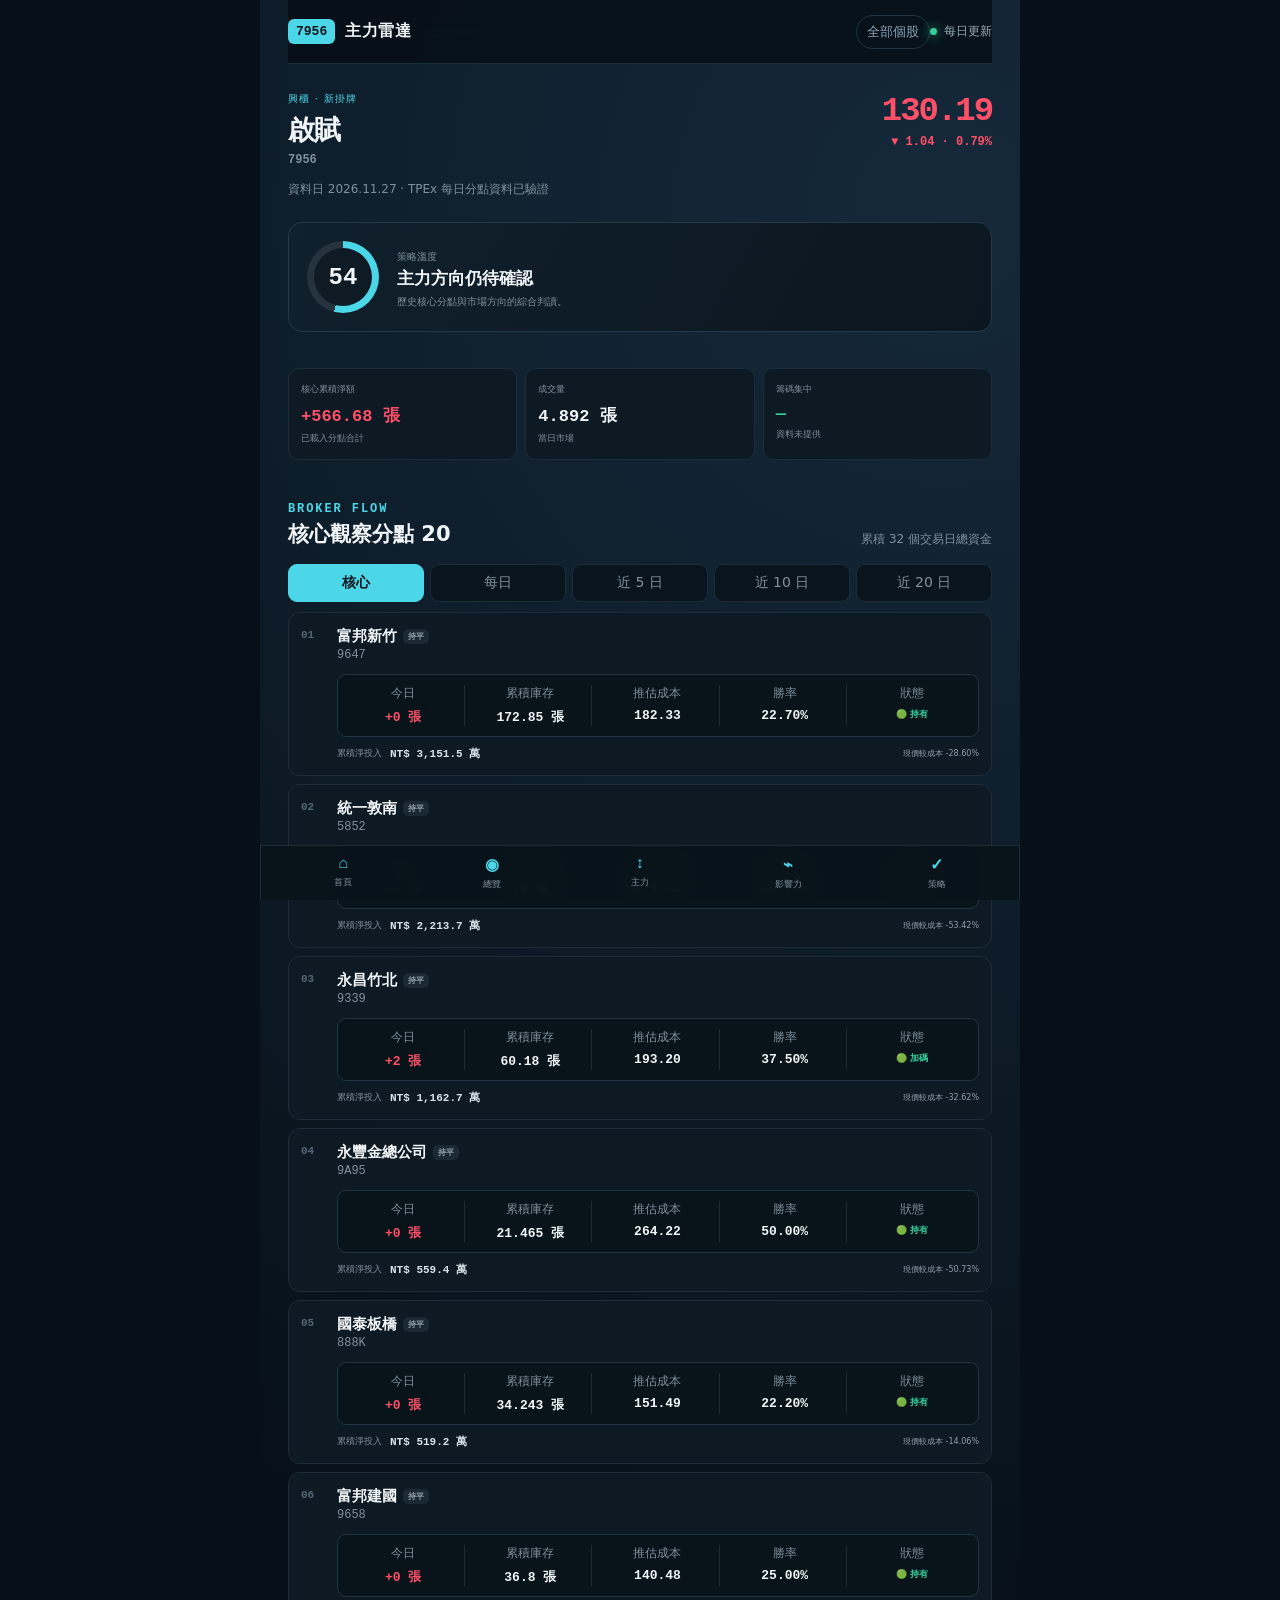
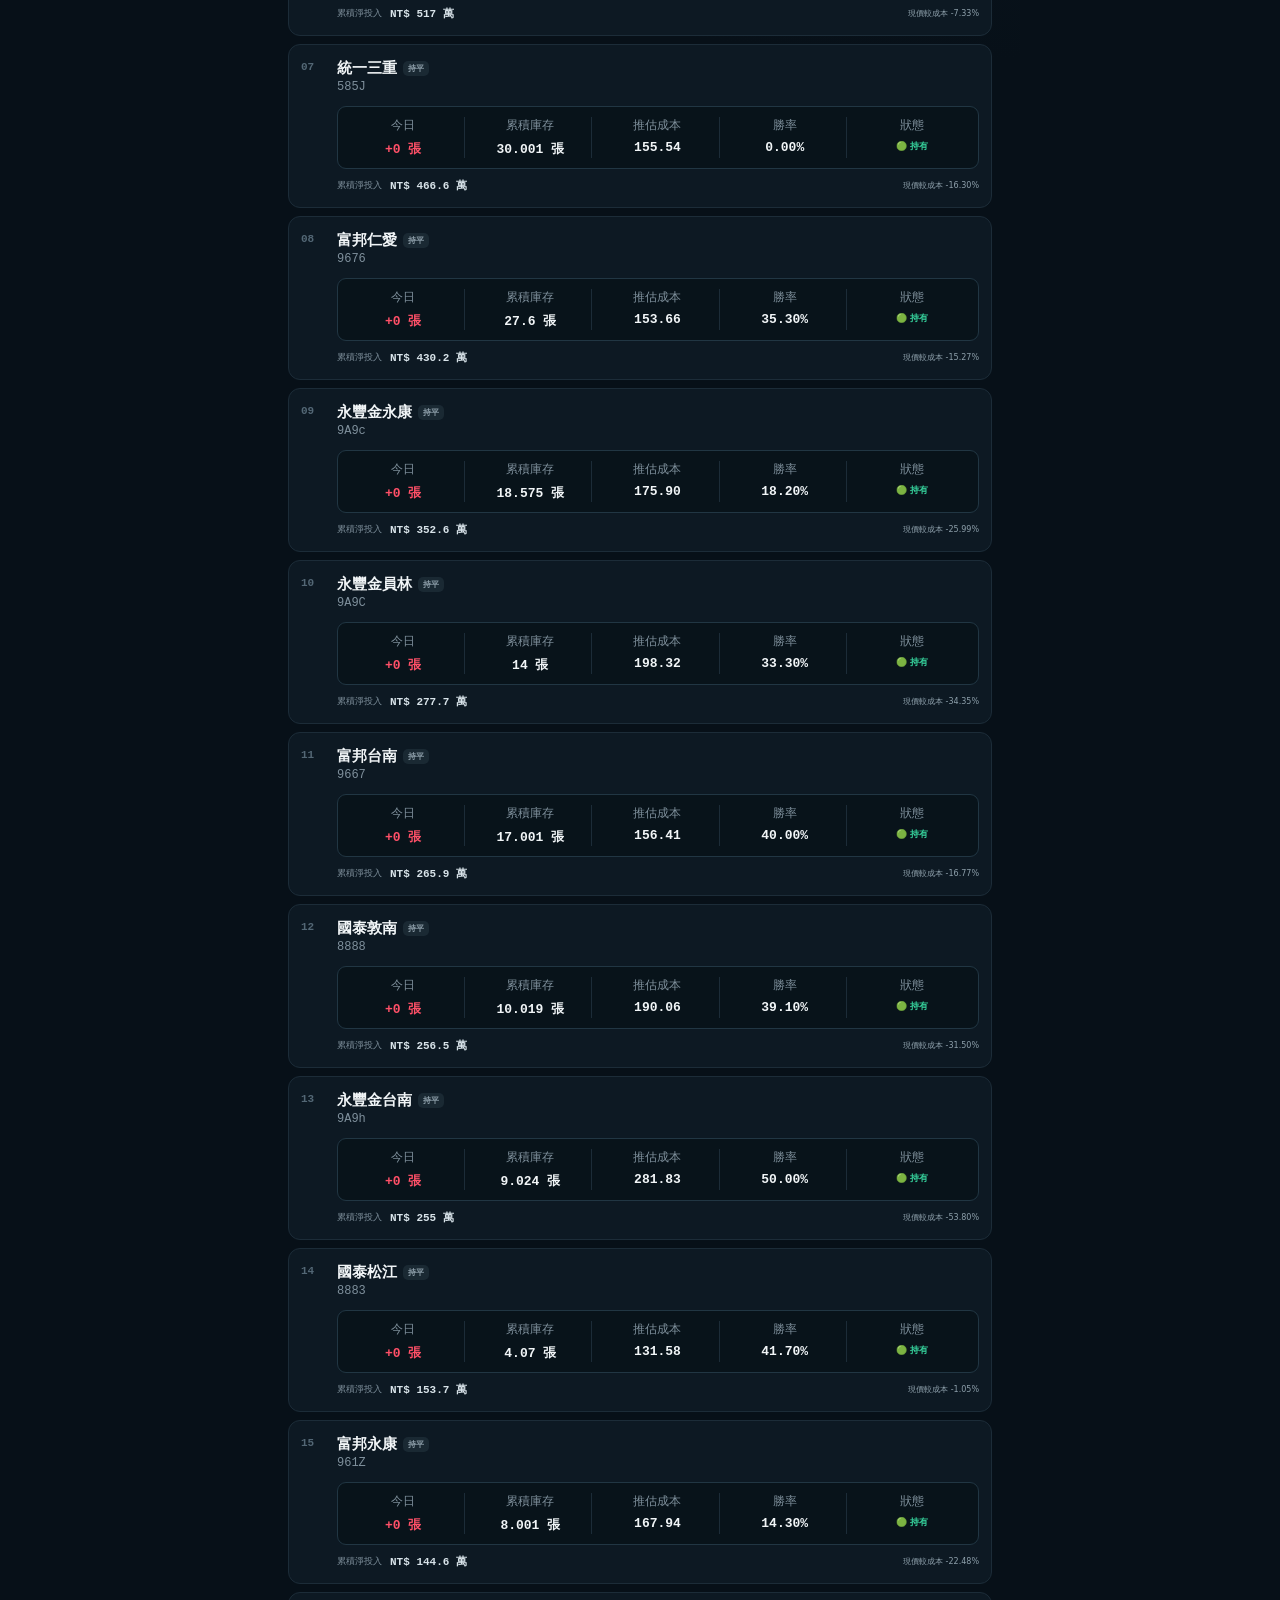
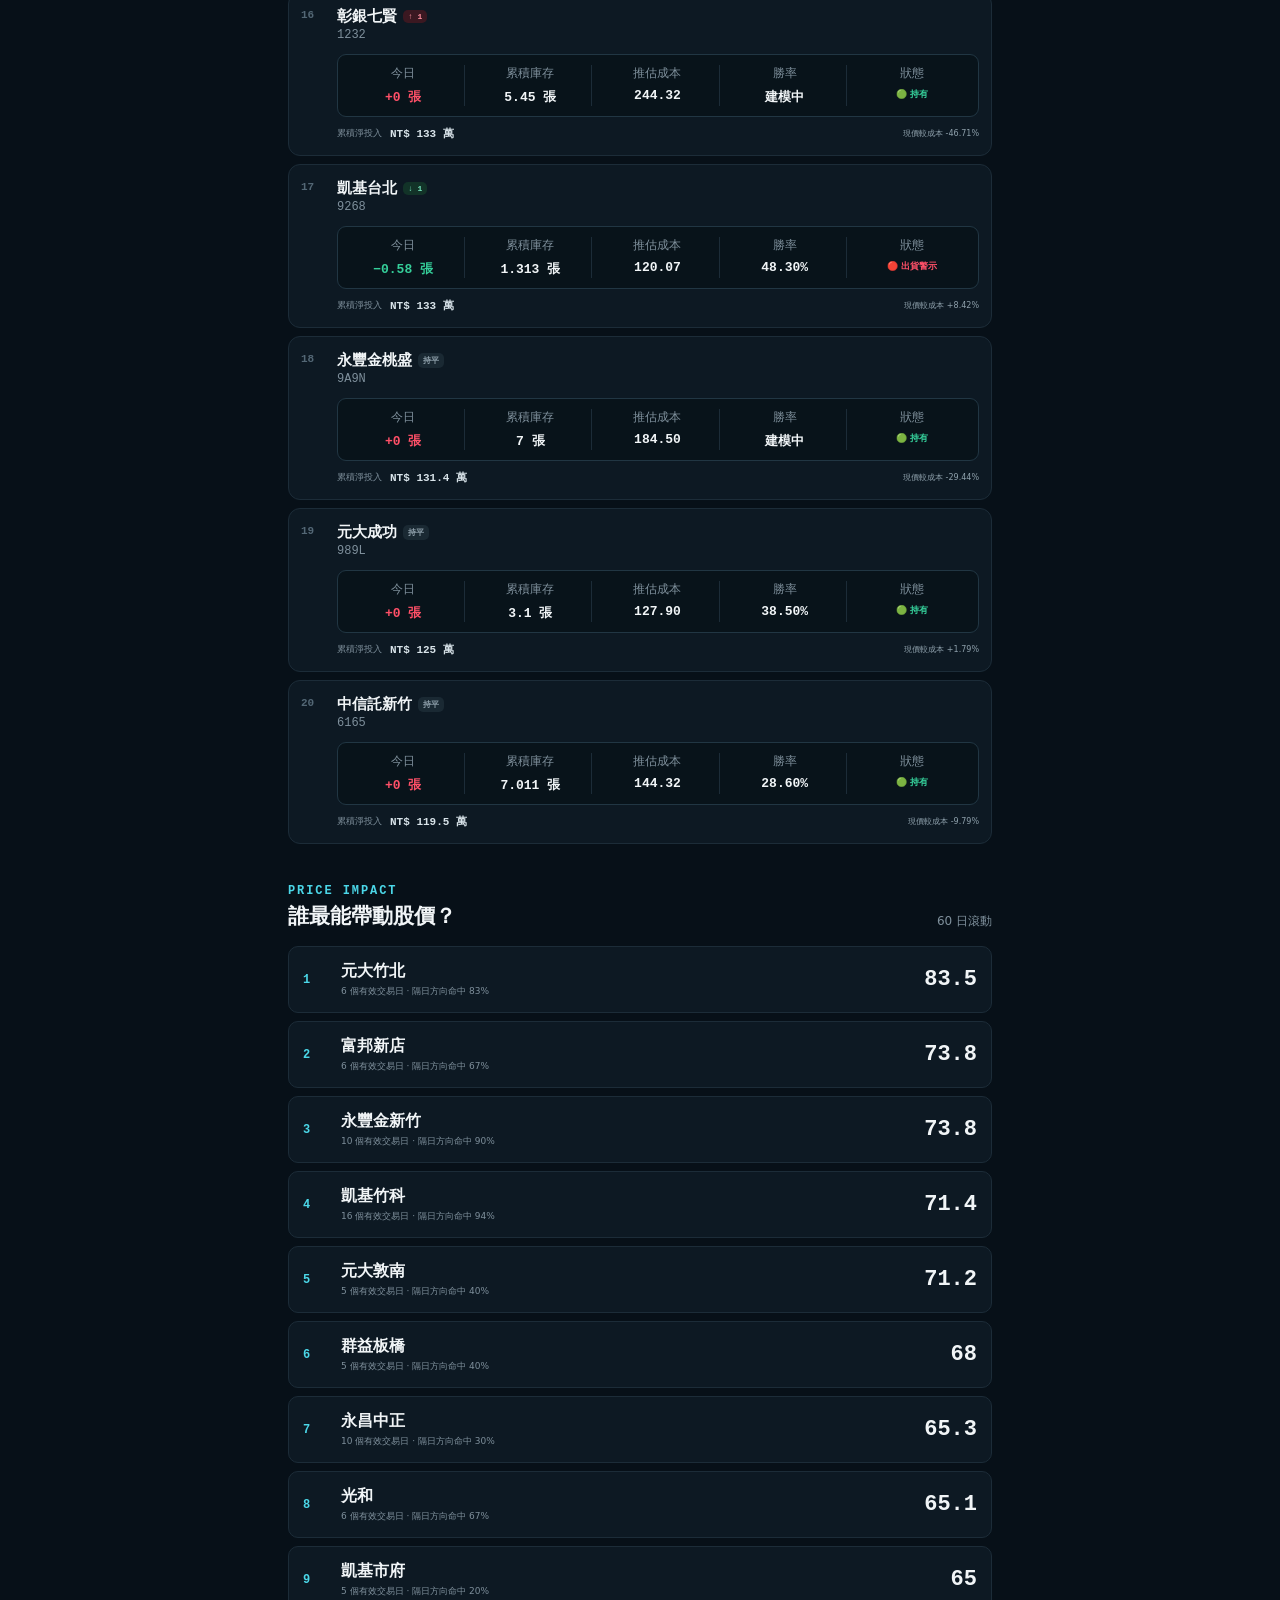
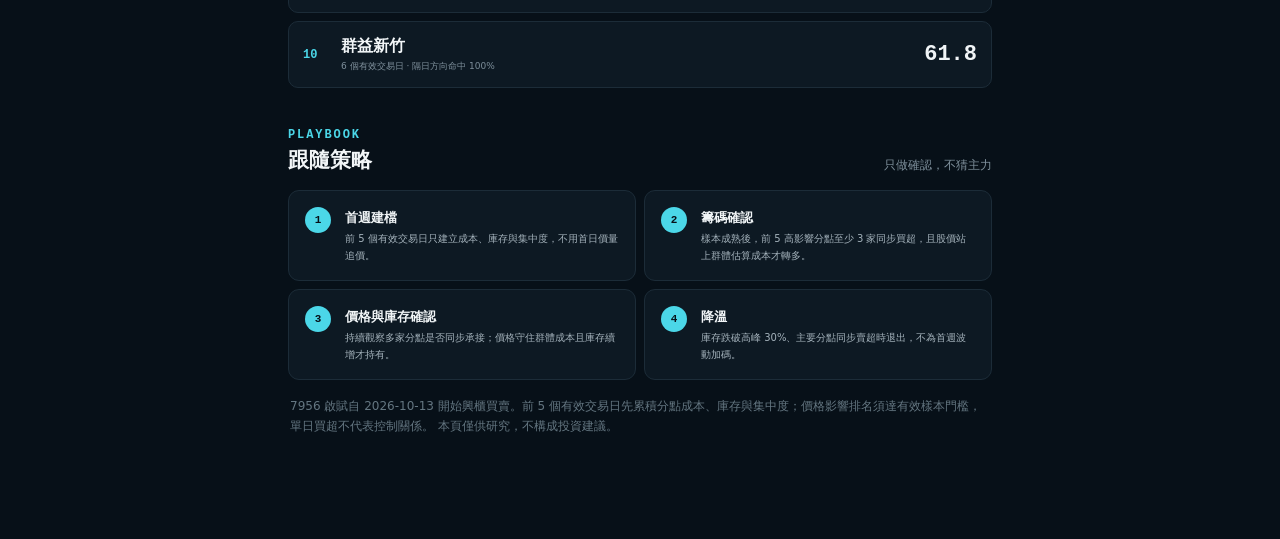
<file: stocks/7956/index.html>
<!doctype html>
<html lang="zh-Hant">
<head>
  <meta charset="utf-8">
  <meta name="viewport" content="width=device-width,initial-scale=1,viewport-fit=cover">
  <meta name="theme-color" content="#071018">
  <meta name="description" content="7956 啟賦核心分點、成本、庫存與股價影響力戰情室"><title>7956 主力雷達｜啟賦</title>
  <link rel="stylesheet" href="./assets/app.css">
</head>
<body>
  <main class="app">
    <header class="header">
      <div class="brand"><span>7956</span><b>主力雷達</b></div><a href="../../" style="margin-left:auto;color:#8da5b4;text-decoration:none;font-size:13px;border:1px solid #1c3444;border-radius:999px;padding:7px 10px">全部個股</a>
      <div class="live"><i></i><span id="data-status">載入中</span></div>
    </header>

    <section class="quote" id="overview">
      <div class="quote-top">
        <div><p>興櫃 · 新掛牌</p><h1 id="stock-name">啟賦</h1><span id="stock-id">7956</span></div>
        <div class="price"><strong id="close">—</strong><span id="change">—</span></div>
      </div>
      <div class="timestamp" id="timestamp">讀取每日快照…</div>
      <div class="pulse">
        <div class="gauge" id="gauge"><span id="signal-score">—</span></div>
        <div><small>策略溫度</small><h2 id="signal-label">資料載入中</h2><p id="signal-copy">正在核對行情與分點資料。</p></div>
      </div>
    </section>

    <section class="metrics">
      <article><span id="visible-net-label">核心累積淨額</span><strong id="visible-net">—</strong><small>已載入分點合計</small></article>
      <article><span>成交量</span><strong id="volume">—</strong><small>當日市場</small></article>
      <article><span>籌碼集中</span><strong id="concentration">—</strong><small id="concentration-pct">—</small></article>
    </section>

    <section class="section" id="brokers">
      <div class="section-head"><div><p>BROKER FLOW</p><h2 id="broker-heading">核心觀察分點 20</h2></div><span id="period-meta">歷史行為評分</span></div>
      <div class="period-tabs" aria-label="買賣超期間">
        <button class="active" data-period="core">核心</button>
        <button data-period="1">每日</button>
        <button data-period="5">近 5 日</button>
        <button data-period="10">近 10 日</button>
        <button data-period="20">近 20 日</button>
      </div>
      <div class="segmented" id="flow-side-tabs">
        <button class="active-buy" data-side="buy">買超 <b id="buy-count">0</b></button>
        <button data-side="sell">賣超 <b id="sell-count">0</b></button>
        <button data-side="flat" id="flat-tab" class="hidden">相抵 <b id="flat-count">0</b></button>
      </div>
      <div class="broker-list" id="broker-list"></div>
    </section>

    <section class="section" id="impact">
      <div class="section-head"><div><p>PRICE IMPACT</p><h2>誰最能帶動股價？</h2></div><span>60 日滾動</span></div>
      <div id="impact-list"></div>
    </section>

    <section class="section" id="strategy">
      <div class="section-head"><div><p>PLAYBOOK</p><h2>跟隨策略</h2></div><span>只做確認，不猜主力</span></div>
      <div class="rules">
        <article><i>1</i><div><b>首週建檔</b><p>前 5 個有效交易日只建立成本、庫存與集中度，不用首日價量追價。</p></div></article>
        <article><i>2</i><div><b>籌碼確認</b><p>樣本成熟後，前 5 高影響分點至少 3 家同步買超，且股價站上群體估算成本才轉多。</p></div></article>
        <article><i>3</i><div><b>價格與庫存確認</b><p>持續觀察多家分點是否同步承接；價格守住群體成本且庫存續增才持有。</p></div></article>
        <article><i>4</i><div><b>降溫</b><p>庫存跌破高峰 30%、主要分點同步賣超時退出，不為首週波動加碼。</p></div></article>
      </div>
      <p class="disclaimer" id="method-note"></p>
    </section>

    <nav class="bottom-nav" aria-label="戰情室導覽" style="grid-template-columns:repeat(5,minmax(0,1fr))!important">
      <a href="../../" aria-label="返回個股追蹤首頁"><i>⌂</i><span>首頁</span></a><a href="#overview"><i>◉</i><span>總覽</span></a><a href="#brokers"><i>↕</i><span>主力</span></a><a href="#impact"><i>⌁</i><span>影響力</span></a><a href="#strategy"><i>✓</i><span>策略</span></a>
    </nav>
  </main>
  <script src="./assets/app.js" defer></script>
</body>
</html>
</file>
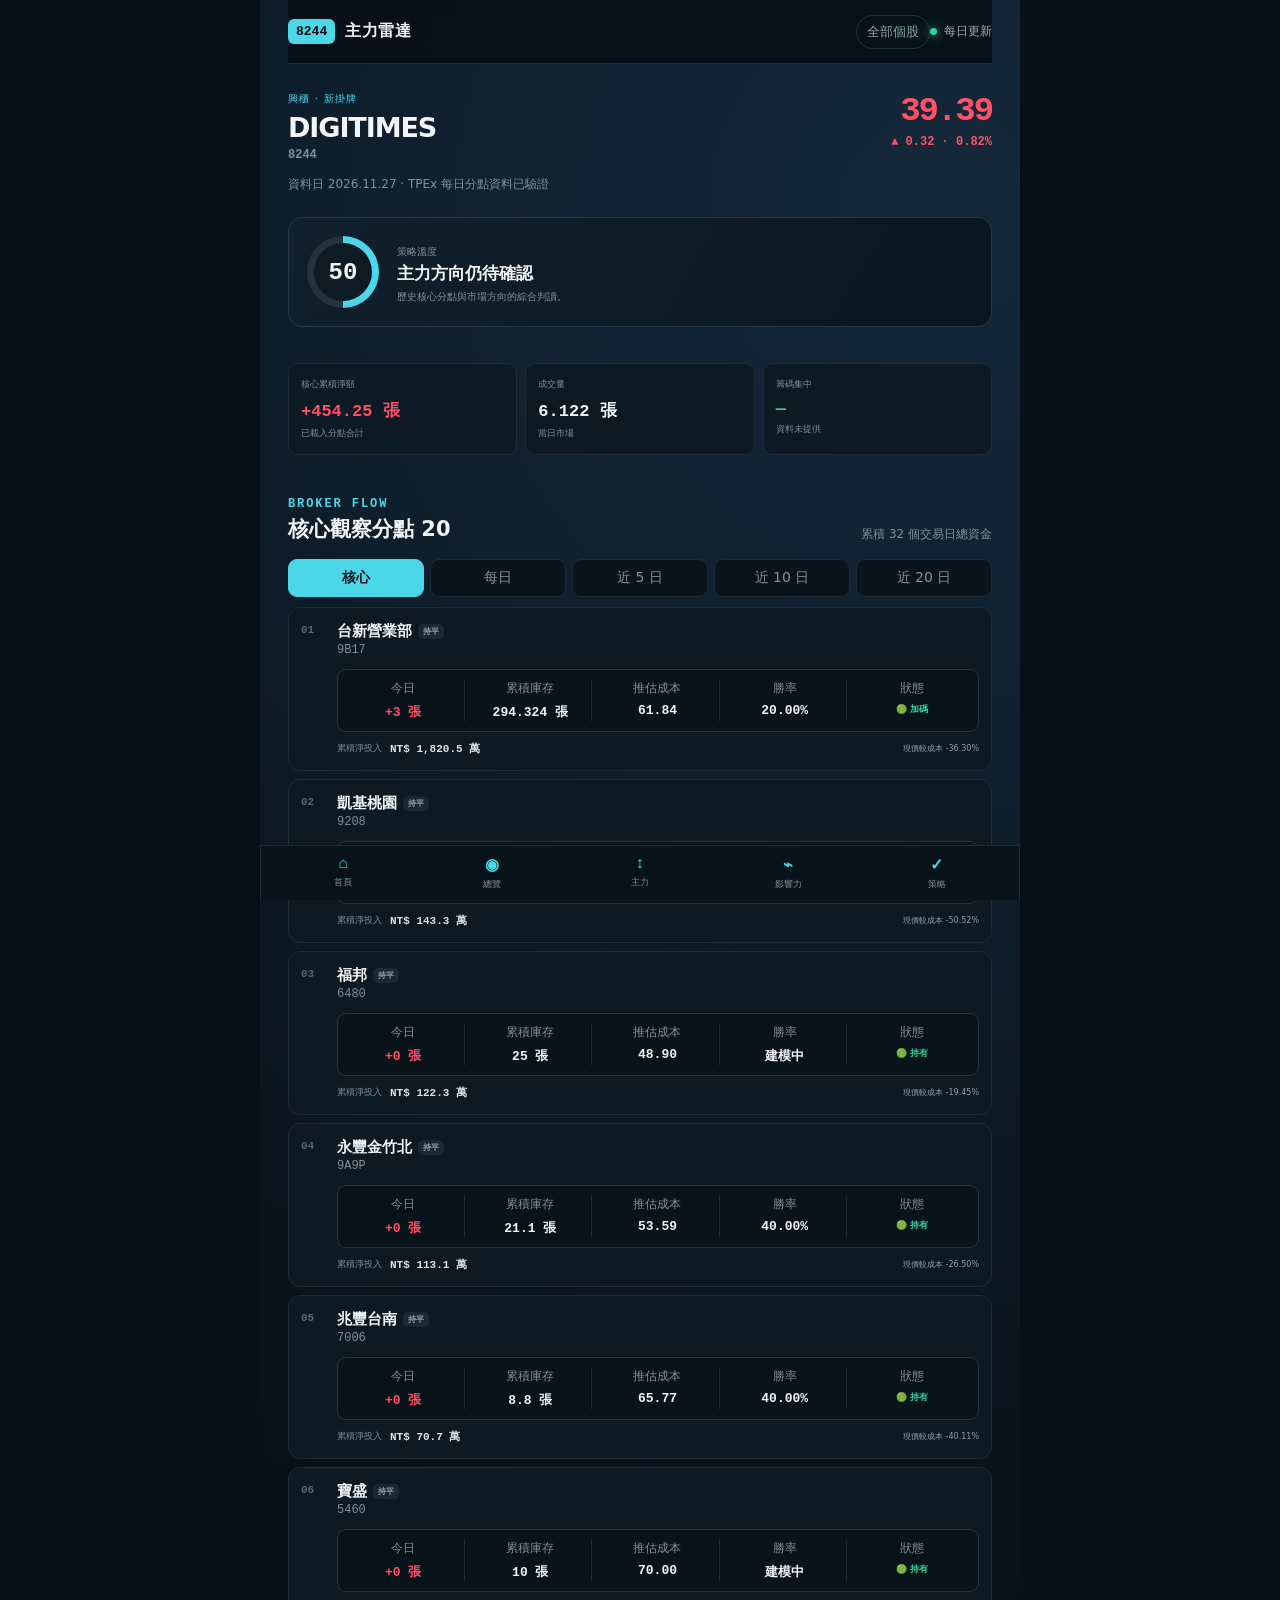
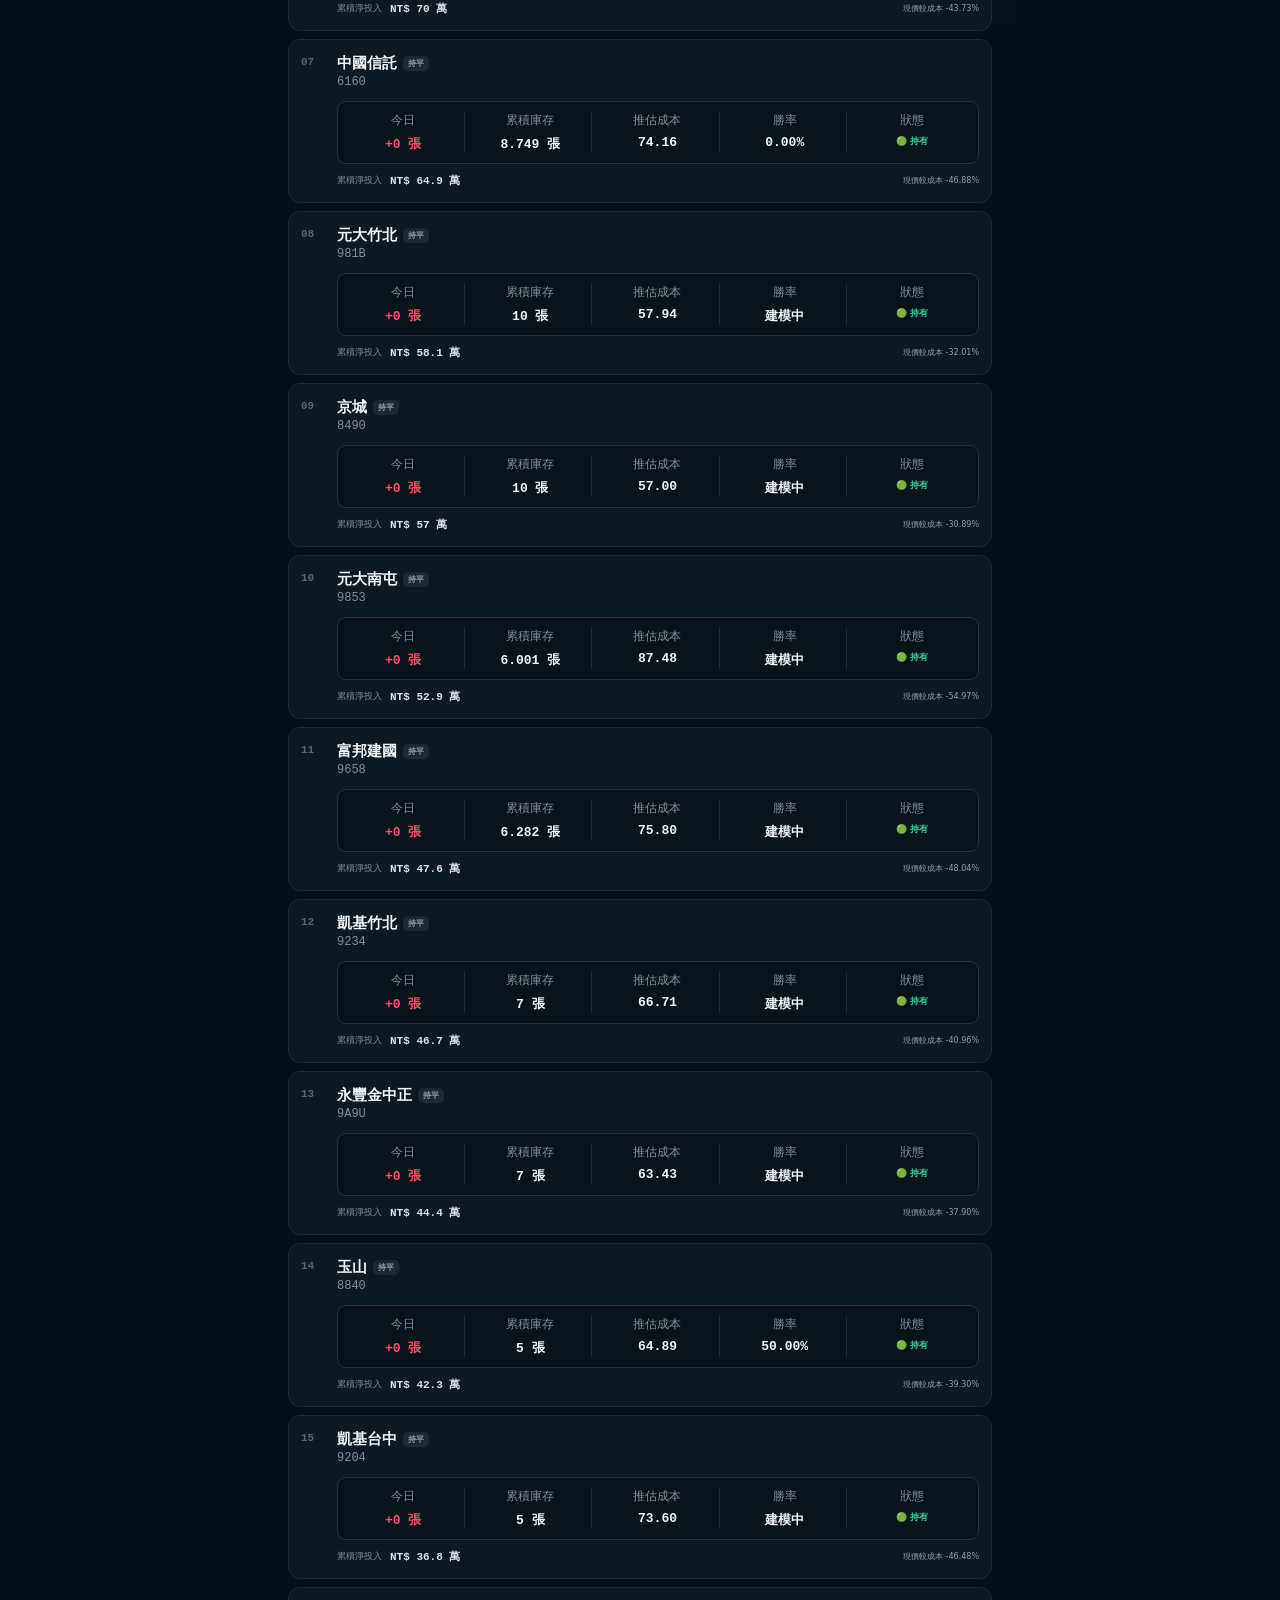
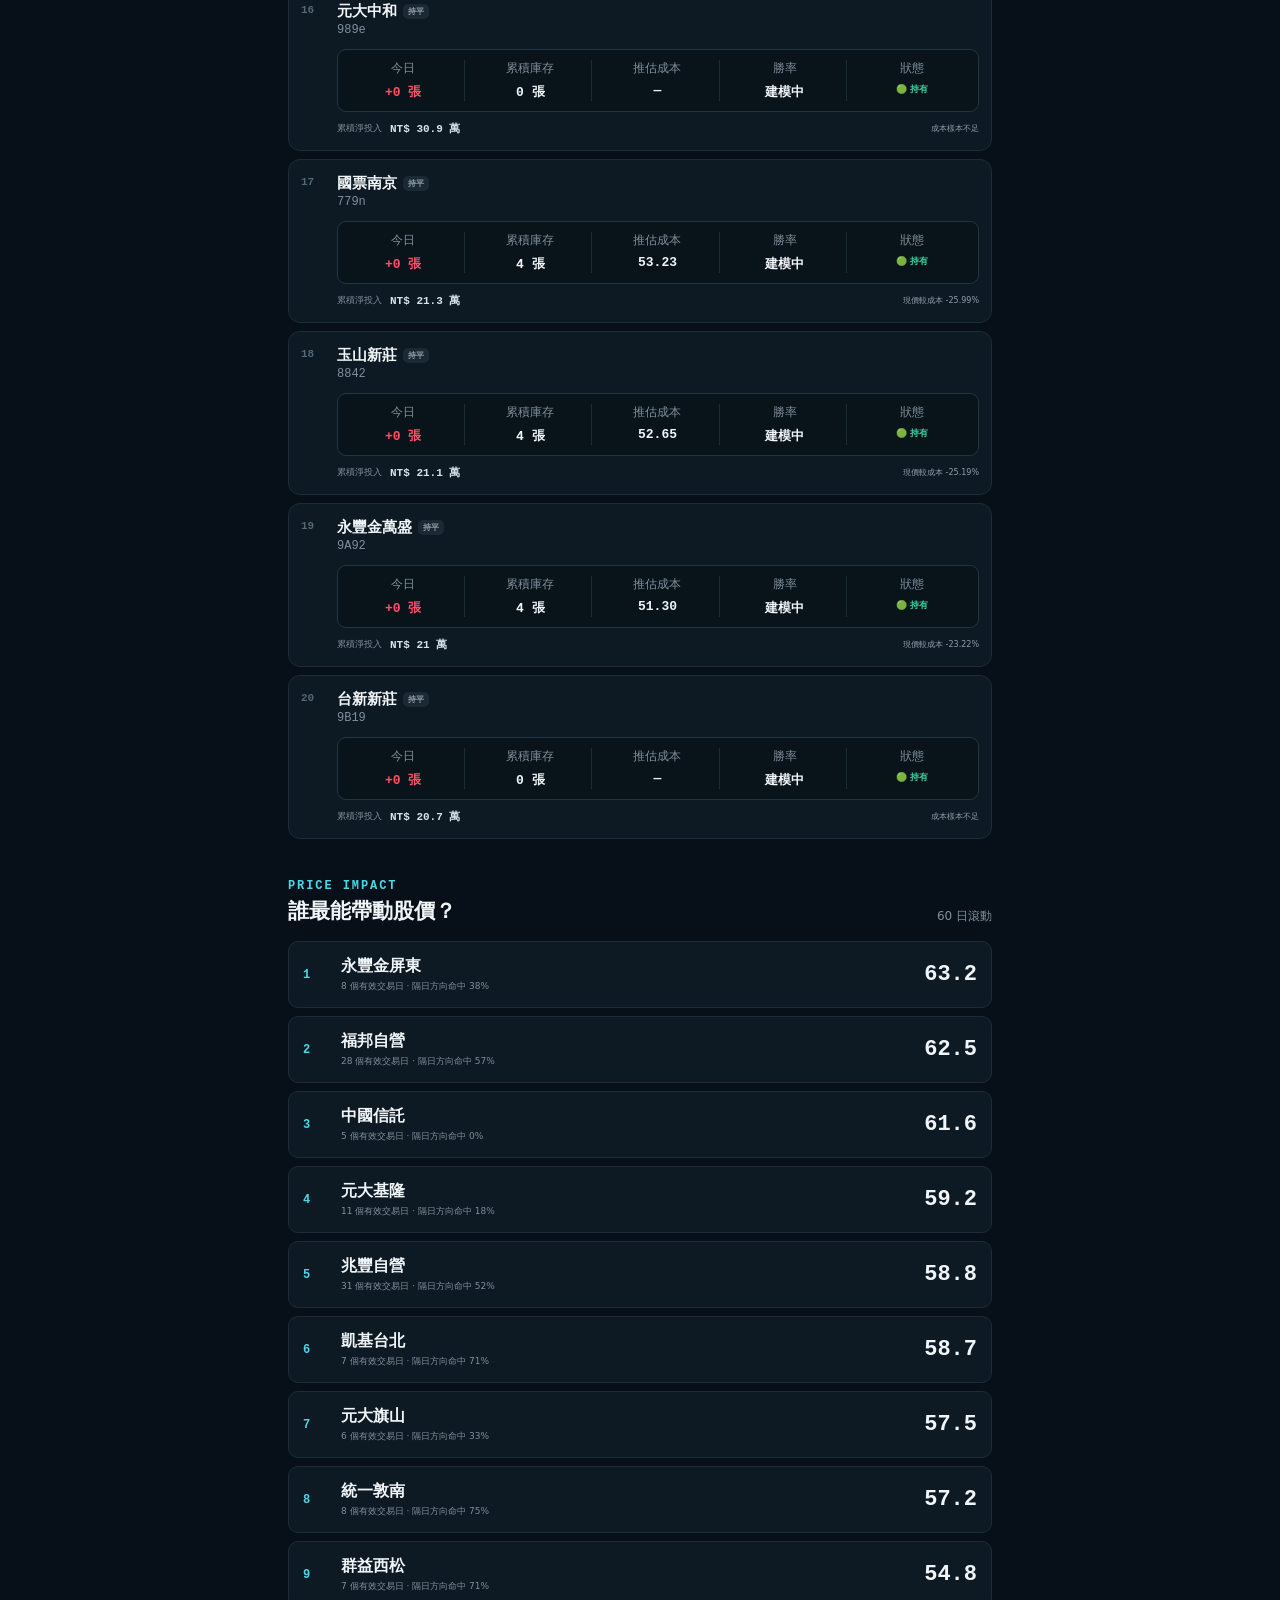
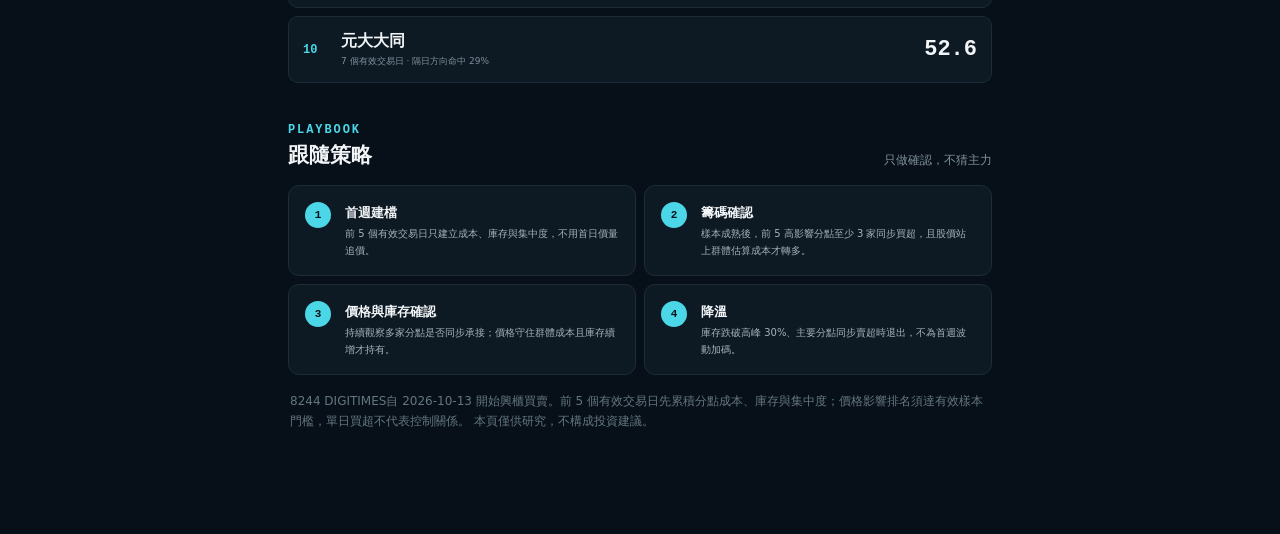
<file: stocks/8244/index.html>
<!doctype html>
<html lang="zh-Hant">
<head>
  <meta charset="utf-8">
  <meta name="viewport" content="width=device-width,initial-scale=1,viewport-fit=cover">
  <meta name="theme-color" content="#071018">
  <meta name="description" content="8244 DIGITIMES核心分點、成本、庫存與股價影響力戰情室"><title>8244 主力雷達｜DIGITIMES</title>
  <link rel="stylesheet" href="./assets/app.css">
</head>
<body>
  <main class="app">
    <header class="header">
      <div class="brand"><span>8244</span><b>主力雷達</b></div><a href="../../" style="margin-left:auto;color:#8da5b4;text-decoration:none;font-size:13px;border:1px solid #1c3444;border-radius:999px;padding:7px 10px">全部個股</a>
      <div class="live"><i></i><span id="data-status">載入中</span></div>
    </header>

    <section class="quote" id="overview">
      <div class="quote-top">
        <div><p>興櫃 · 新掛牌</p><h1 id="stock-name">DIGITIMES</h1><span id="stock-id">8244</span></div>
        <div class="price"><strong id="close">—</strong><span id="change">—</span></div>
      </div>
      <div class="timestamp" id="timestamp">讀取每日快照…</div>
      <div class="pulse">
        <div class="gauge" id="gauge"><span id="signal-score">—</span></div>
        <div><small>策略溫度</small><h2 id="signal-label">資料載入中</h2><p id="signal-copy">正在核對行情與分點資料。</p></div>
      </div>
    </section>

    <section class="metrics">
      <article><span id="visible-net-label">核心累積淨額</span><strong id="visible-net">—</strong><small>已載入分點合計</small></article>
      <article><span>成交量</span><strong id="volume">—</strong><small>當日市場</small></article>
      <article><span>籌碼集中</span><strong id="concentration">—</strong><small id="concentration-pct">—</small></article>
    </section>

    <section class="section" id="brokers">
      <div class="section-head"><div><p>BROKER FLOW</p><h2 id="broker-heading">核心觀察分點 20</h2></div><span id="period-meta">歷史行為評分</span></div>
      <div class="period-tabs" aria-label="買賣超期間">
        <button class="active" data-period="core">核心</button>
        <button data-period="1">每日</button>
        <button data-period="5">近 5 日</button>
        <button data-period="10">近 10 日</button>
        <button data-period="20">近 20 日</button>
      </div>
      <div class="segmented" id="flow-side-tabs">
        <button class="active-buy" data-side="buy">買超 <b id="buy-count">0</b></button>
        <button data-side="sell">賣超 <b id="sell-count">0</b></button>
        <button data-side="flat" id="flat-tab" class="hidden">相抵 <b id="flat-count">0</b></button>
      </div>
      <div class="broker-list" id="broker-list"></div>
    </section>

    <section class="section" id="impact">
      <div class="section-head"><div><p>PRICE IMPACT</p><h2>誰最能帶動股價？</h2></div><span>60 日滾動</span></div>
      <div id="impact-list"></div>
    </section>

    <section class="section" id="strategy">
      <div class="section-head"><div><p>PLAYBOOK</p><h2>跟隨策略</h2></div><span>只做確認，不猜主力</span></div>
      <div class="rules">
        <article><i>1</i><div><b>首週建檔</b><p>前 5 個有效交易日只建立成本、庫存與集中度，不用首日價量追價。</p></div></article>
        <article><i>2</i><div><b>籌碼確認</b><p>樣本成熟後，前 5 高影響分點至少 3 家同步買超，且股價站上群體估算成本才轉多。</p></div></article>
        <article><i>3</i><div><b>價格與庫存確認</b><p>持續觀察多家分點是否同步承接；價格守住群體成本且庫存續增才持有。</p></div></article>
        <article><i>4</i><div><b>降溫</b><p>庫存跌破高峰 30%、主要分點同步賣超時退出，不為首週波動加碼。</p></div></article>
      </div>
      <p class="disclaimer" id="method-note"></p>
    </section>

    <nav class="bottom-nav" aria-label="戰情室導覽" style="grid-template-columns:repeat(5,minmax(0,1fr))!important">
      <a href="../../" aria-label="返回個股追蹤首頁"><i>⌂</i><span>首頁</span></a><a href="#overview"><i>◉</i><span>總覽</span></a><a href="#brokers"><i>↕</i><span>主力</span></a><a href="#impact"><i>⌁</i><span>影響力</span></a><a href="#strategy"><i>✓</i><span>策略</span></a>
    </nav>
  </main>
  <script src="./assets/app.js" defer></script>
</body>
</html>
</file>
<file: assets/home.css>
:root{color-scheme:dark;--bg:#071018;--panel:#0d1b25;--line:#1c3444;--text:#eef7fb;--muted:#8da5b4;--cyan:#65d9ff;--lime:#8cf0ba}*{box-sizing:border-box}html{font-family:Inter,"Noto Sans TC",system-ui,sans-serif;background:var(--bg);color:var(--text)}body{margin:0;min-height:100vh;background:radial-gradient(circle at 85% -10%,#163c50 0,transparent 38%),linear-gradient(155deg,#071018,#09151e 55%,#061019)}.hub{width:min(100%,980px);margin:auto;padding:54px 24px 36px}header{display:flex;align-items:end;justify-content:space-between;gap:24px;margin-bottom:32px}header span{color:var(--cyan);font:700 13px/1.4 ui-monospace,monospace;letter-spacing:.14em}h1{font-size:clamp(34px,8vw,66px);line-height:1;margin:12px 0}header p{margin:0;color:var(--muted);font-size:16px}header>b{border:1px solid #28516a;background:#0b2432;color:var(--lime);padding:9px 13px;border-radius:999px;white-space:nowrap}.stock-grid{display:grid;grid-template-columns:repeat(2,minmax(0,1fr));gap:16px}.stock-card{position:relative;min-height:225px;padding:22px;border:1px solid var(--line);border-radius:22px;background:linear-gradient(150deg,rgba(18,39,52,.96),rgba(8,22,31,.96));color:inherit;text-decoration:none;overflow:hidden;transition:.2s transform,.2s border-color}.stock-card:after{content:"";position:absolute;width:150px;height:150px;border-radius:50%;right:-55px;bottom:-70px;background:var(--accent);filter:blur(22px);opacity:.16}.stock-card:hover,.stock-card:focus-visible{transform:translateY(-4px);border-color:var(--accent);outline:none}.new{--accent:#65d9ff}.construction{--accent:#ffc86b}.biotech{--accent:#8cf0ba}.memory{--accent:#ba9cff}.card-top{display:flex;justify-content:space-between;align-items:center}.card-top span{font:800 18px/1 ui-monospace,monospace;color:var(--accent)}.card-top i{font-style:normal;font-size:13px;color:var(--muted);border:1px solid var(--line);padding:6px 9px;border-radius:999px}.stock-card h2{font-size:31px;margin:38px 0 8px}.stock-card p{color:var(--muted);margin:0}.stock-card strong{position:absolute;left:22px;bottom:22px;color:var(--accent);font-size:14px}.stock-card em{font-style:normal;font-size:18px;margin-left:5px}footer{color:#607987;font-size:13px;text-align:center;margin-top:28px}@media(max-width:620px){.hub{padding:32px 16px 26px}header{display:block}header>b{display:inline-block;margin-top:18px}.stock-grid{grid-template-columns:1fr}.stock-card{min-height:190px}.stock-card h2{margin-top:28px}}
</file>
<file: assets/home-layout.css>
.stock-card {
  display: flex;
  flex-direction: column;
  min-height: 225px;
}

.stock-card.semiconductor {
  --accent: #ff9e7a;
}

.stock-card.medical {
  --accent: #58e0cf;
}

.stock-card h2 {
  margin: 36px 0 8px;
}

.stock-card p {
  margin: 0 0 24px;
  line-height: 1.5;
}

.stock-card strong {
  position: static;
  display: inline-flex;
  align-items: center;
  gap: 5px;
  margin-top: auto;
  line-height: 1.4;
}

@media (max-width: 620px) {
  .stock-card {
    min-height: 190px;
  }

  .stock-card h2 {
    margin-top: 28px;
  }
}
</file>
<file: stocks/6610/assets/app.css>
:root{--bg:#071018;--panel:#0d1923;--line:#1c2c38;--muted:#7f909c;--text:#f1f5f7;--up:#ff5068;--down:#35cf9a;--cyan:#4bd7e8}*{box-sizing:border-box}html{scroll-behavior:smooth;background:var(--bg)}body{margin:0;background:var(--bg);color:var(--text);font-family:"Noto Sans TC",system-ui,sans-serif}.app{min-height:100vh;max-width:760px;margin:auto;padding:0 16px 96px;background:radial-gradient(circle at 90% 4%,#15293b 0,transparent 28%),var(--bg)}button{font:inherit}.header{height:64px;display:flex;align-items:center;justify-content:space-between;position:sticky;top:0;z-index:20;background:#071018e8;backdrop-filter:blur(16px);border-bottom:1px solid var(--line)}.brand{display:flex;align-items:center;gap:10px}.brand span{padding:5px 8px;color:#061014;background:var(--cyan);border-radius:6px;font:800 13px ui-monospace,monospace}.brand b{font-size:16px;letter-spacing:.04em}.live{display:flex;align-items:center;gap:7px;color:#9aabb5;font-size:11px}.live i{width:7px;height:7px;border-radius:50%;background:var(--down);box-shadow:0 0 12px var(--down)}.quote{padding:28px 0 20px}.quote-top{display:flex;justify-content:space-between;align-items:flex-start;gap:16px}.quote-top p{margin:0 0 6px;color:var(--cyan);font-size:10px;letter-spacing:.12em}.quote-top h1{margin:0;font-size:27px;letter-spacing:-.04em}.quote-top div:first-child>span{color:var(--muted);font:600 12px ui-monospace,monospace}.price{text-align:right}.price strong{display:block;color:var(--up);font:700 34px ui-monospace,monospace;letter-spacing:-.06em}.price span{color:var(--up);font:600 12px ui-monospace,monospace}.timestamp{margin-top:14px;color:var(--muted);font-size:10px}.pulse{margin-top:24px;padding:18px;display:flex;align-items:center;gap:18px;background:linear-gradient(120deg,#10202c,#0b1720);border:1px solid #243847;border-radius:14px}.gauge{--score:180deg;flex:0 0 72px;width:72px;height:72px;display:grid;place-items:center;border-radius:50%;background:conic-gradient(var(--cyan) var(--score),#24333e 0);position:relative}.gauge:after{content:"";position:absolute;inset:7px;border-radius:50%;background:#0e1b25}.gauge span{z-index:1;font:800 24px ui-monospace,monospace}.pulse small,.pulse p{color:var(--muted);font-size:10px}.pulse h2{margin:3px 0 4px;font-size:17px}.pulse p{margin:0;line-height:1.5}.notice{display:flex;gap:10px;padding:12px 14px;color:#c3a85f;background:#211e13;border:1px solid #40391e;border-radius:10px;font-size:10px;line-height:1.55}.notice b{white-space:nowrap;color:#f0d98f}.metrics{display:grid;grid-template-columns:repeat(3,1fr);gap:8px;margin:16px 0 8px}.metrics article{min-width:0;padding:14px 12px;background:var(--panel);border:1px solid var(--line);border-radius:10px}.metrics span,.metrics small{display:block;overflow:hidden;color:var(--muted);font-size:9px;white-space:nowrap;text-overflow:ellipsis}.metrics strong{display:block;margin:8px 0 5px;font:700 14px ui-monospace,monospace;white-space:nowrap}.up{color:var(--up)!important}.down{color:var(--down)!important}.section{padding:34px 0 6px;scroll-margin-top:64px}.section-head{display:flex;justify-content:space-between;align-items:flex-end;margin-bottom:16px}.section-head p{margin:0 0 4px;color:var(--cyan);font:700 9px ui-monospace,monospace;letter-spacing:.16em}.section-head h2{margin:0;font-size:21px}.section-head>span{color:var(--muted);font-size:9px}.segmented{display:grid;grid-template-columns:1fr 1fr;padding:3px;background:#060d13;border:1px solid var(--line);border-radius:10px}.segmented button{padding:10px;color:var(--muted);background:transparent;border:0;border-radius:7px;cursor:pointer}.segmented .active-buy{color:#fff;background:#3a1821}.segmented .active-sell{color:#fff;background:#123328}.broker-list{display:grid;gap:8px;margin-top:10px}.broker-card{width:100%;display:grid;grid-template-columns:28px 1fr;gap:8px;padding:14px 12px;text-align:left;color:inherit;background:var(--panel);border:1px solid var(--line);border-radius:12px;cursor:pointer}.broker-card.expanded{border-color:#355266}.rank{padding-top:2px;color:#536775;font:700 11px ui-monospace,monospace}.broker-title{display:grid;grid-template-columns:1fr auto;align-items:center;gap:2px 10px}.broker-title>b{font-size:14px}.broker-title>small{grid-row:2;color:var(--muted);font:9px ui-monospace,monospace}.broker-title>strong{grid-column:2;grid-row:1/3;font:700 15px ui-monospace,monospace}.bar{height:3px;margin:11px 0 9px;overflow:hidden;background:#1d2b35;border-radius:99px}.bar i{display:block;height:100%;background:linear-gradient(90deg,#b42c45,var(--up))}.row-meta{display:flex;gap:16px;color:var(--muted);font-size:9px}.row-meta b{margin-left:4px;color:#cdd8de;font:600 10px ui-monospace,monospace}.detail{display:grid;grid-template-columns:repeat(3,1fr);margin-top:14px;padding-top:13px;border-top:1px solid var(--line)}.detail span{display:flex;flex-direction:column;gap:4px}.detail small{color:var(--muted);font-size:8px}.detail b{font:600 11px ui-monospace,monospace}.empty,.model-empty{padding:28px 22px;text-align:center;background:var(--panel);border:1px dashed #294050;border-radius:12px}.empty p,.model-empty p{margin:8px auto 0;max-width:420px;color:var(--muted);font-size:10px;line-height:1.7}.model-empty>span{display:grid;place-items:center;width:58px;height:58px;margin:0 auto 14px;color:var(--cyan);background:#102733;border:1px solid #265060;border-radius:50%;font:800 15px ui-monospace,monospace}.model-empty h3{margin:0;font-size:14px}.impact-list{display:grid;gap:8px}.impact-list article{display:grid;grid-template-columns:28px 1fr auto;gap:10px;align-items:center;padding:14px;background:var(--panel);border:1px solid var(--line);border-radius:10px}.impact-list article>span{color:var(--cyan);font:700 12px ui-monospace,monospace}.impact-list b,.impact-list small{display:block}.impact-list small{margin-top:3px;color:var(--muted);font-size:9px}.impact-list strong{font:800 22px ui-monospace,monospace}.rules{display:grid;gap:8px}.rules article{display:flex;gap:14px;padding:16px;background:var(--panel);border:1px solid var(--line);border-radius:11px}.rules i{flex:0 0 26px;height:26px;display:grid;place-items:center;color:#071018;background:var(--cyan);border-radius:50%;font:800 11px ui-monospace,monospace;font-style:normal}.rules b{font-size:13px}.rules p{margin:4px 0 0;color:#a4b2bb;font-size:10px;line-height:1.65}.disclaimer{margin:16px 2px 0;color:#647681;font-size:9px;line-height:1.7}.bottom-nav{position:fixed;left:50%;bottom:0;z-index:30;width:min(760px,100%);transform:translateX(-50%);display:grid;grid-template-columns:repeat(4,1fr);padding:9px 8px calc(9px + env(safe-area-inset-bottom));background:#09131bf5;border-top:1px solid var(--line);backdrop-filter:blur(18px)}.bottom-nav a{display:flex;flex-direction:column;align-items:center;gap:3px;color:#7f929f;text-decoration:none;font-size:9px}.bottom-nav i{color:var(--cyan);font:600 16px ui-monospace,monospace;font-style:normal}@media(min-width:700px){.app{padding-inline:28px}.metrics strong{font-size:17px}.rules{grid-template-columns:1fr 1fr}.bottom-nav{border-inline:1px solid var(--line)}}

.period-tabs{display:grid;grid-template-columns:repeat(4,1fr);gap:6px;margin-bottom:9px}.period-tabs button{padding:9px 4px;color:var(--muted);background:#0a141c;border:1px solid var(--line);border-radius:9px;font-size:11px;cursor:pointer}.period-tabs button.active{color:#071018;background:var(--cyan);border-color:var(--cyan);font-weight:800}.net-amount{margin-top:5px;text-align:right;font:700 11px ui-monospace,monospace}.row-meta{display:grid;grid-template-columns:1fr 1fr;gap:7px}.row-meta span{min-width:0;line-height:1.5}.detail{grid-template-columns:repeat(3,1fr);gap:12px 6px}.detail span{min-width:0}.detail b{overflow-wrap:anywhere}@media(max-width:380px){.period-tabs button{font-size:10px}.row-meta{grid-template-columns:1fr}.detail{grid-template-columns:repeat(2,1fr)}}

.period-tabs{grid-template-columns:repeat(5,1fr)}.hidden{display:none!important}.broker-title>b{display:flex;align-items:center;gap:6px;min-width:0}.rank-move{display:inline-flex;align-items:center;padding:2px 5px;border-radius:5px;font:800 8px ui-monospace,monospace;white-space:nowrap}.rank-move.new{color:#071018;background:#f2c94c}.rank-move.up-rank{color:#ff91a1;background:#3b1821}.rank-move.down-rank{color:#75e6be;background:#123328}.rank-move.same{color:#91a2ad;background:#1a2933}.core-delta{display:grid;grid-template-columns:1fr auto auto;gap:9px;align-items:center;margin-top:9px;padding:8px 9px;background:#08131a;border:1px solid #213643;border-radius:8px;font:700 10px ui-monospace,monospace}.core-delta span{color:var(--muted);font:600 9px system-ui,sans-serif}.core-delta strong{font-size:10px}@media(max-width:380px){.period-tabs{gap:3px}.period-tabs button{padding-inline:2px}.core-delta{grid-template-columns:1fr auto}.core-delta strong{grid-column:1/-1;text-align:right}}

.core-title{grid-template-columns:1fr}.core-grid{display:grid;grid-template-columns:repeat(5,minmax(0,1fr));gap:4px;margin-top:12px;padding:10px 4px;background:#08131a;border:1px solid #213643;border-radius:9px}.core-grid>span{min-width:0;text-align:center;border-right:1px solid #1c2c38}.core-grid>span:last-child{border-right:0}.core-grid small,.core-grid b{display:block}.core-grid small{margin-bottom:6px;color:var(--muted);font-size:8px;white-space:nowrap}.core-grid b{overflow:hidden;font:700 10px ui-monospace,monospace;white-space:nowrap;text-overflow:ellipsis}.core-grid .status{font-family:system-ui,sans-serif;font-size:9px}.status.adding{color:var(--up)}.status.holding{color:var(--down)}.status.trimming{color:#f2c94c}.status.reducing{color:#f2a65a}.status.distribution{color:#ff5068}.capital-line{display:grid;grid-template-columns:auto 1fr auto;gap:8px;align-items:center;margin-top:9px;color:var(--muted);font-size:9px}.capital-line b{color:#d8e3e9;font:700 11px ui-monospace,monospace}.capital-line small{text-align:right;color:#8fa1ac;font-size:8px}@media(max-width:420px){.core-grid{grid-template-columns:repeat(3,1fr);gap:10px 0}.core-grid>span:nth-child(3){border-right:0}.core-grid>span:nth-child(n+4){padding-top:8px;border-top:1px solid #1c2c38}.capital-line{grid-template-columns:auto 1fr}.capital-line small{grid-column:1/-1;text-align:right}}

.status.adding,.status.holding{color:#35cf9a}

.bottom-nav{grid-template-columns:repeat(4,1fr)!important}.live,.timestamp,.section-head>span,.row-meta,.disclaimer{font-size:12px}.section-head p,.broker-title>small,.core-grid small,.detail small{font-size:12px}.period-tabs button,.segmented button{font-size:14px}.broker-title>b{font-size:15px}.core-grid b,.detail b{font-size:13px}

.bottom-nav{grid-template-columns:repeat(5,1fr)}.catalyst{padding-top:28px}.ignition-card{display:grid;grid-template-columns:92px 1fr;gap:16px;align-items:center;padding:18px;background:linear-gradient(135deg,#152839,#0c1923 70%);border:1px solid #294457;border-radius:14px}.ignition-score{min-height:86px;display:flex;flex-direction:column;align-items:center;justify-content:center;background:#08131b;border:1px solid #26475a;border-radius:11px}.ignition-score span,.ignition-score small{color:var(--muted);font:700 8px ui-monospace,monospace;letter-spacing:.1em}.ignition-score strong{margin:2px 0;color:var(--cyan);font:800 31px ui-monospace,monospace}.signal-pill{display:inline-flex;padding:4px 7px;color:#ffd66b;background:#312713;border:1px solid #55451e;border-radius:99px;font-size:9px}.signal-pill[data-signal="READY_TO_IGNITE"]{color:#ffb0bc;background:#3a1720;border-color:#6a2635}.signal-pill[data-signal="RISK_OFF"],.signal-pill[data-signal="CONTROLLED_MOVE"]{color:#ff9bab;background:#36161e;border-color:#5b2330}.signal-pill[data-signal="BULLISH"],.signal-pill[data-signal="POSSIBLE_CATCH_UP"]{color:#89e8c4;background:#113229;border-color:#1d5745}.ignition-card h3{margin:7px 0 3px;font-size:16px}.ignition-card p{margin:0;color:#94a6b2;font-size:10px;line-height:1.6}.catalyst-scores{display:grid;grid-template-columns:repeat(3,1fr);gap:7px;margin-top:8px}.catalyst-scores article{padding:12px;text-align:center;background:var(--panel);border:1px solid var(--line);border-radius:10px}.catalyst-scores span,.catalyst-scores small{display:block;color:var(--muted);font-size:8px}.catalyst-scores strong{display:block;margin:5px 0 3px;font:800 19px ui-monospace,monospace}.catalyst-list{display:grid;gap:7px;margin-top:12px}.catalyst-row{display:grid;grid-template-columns:minmax(0,1fr) 52px 56px 38px;gap:8px;align-items:center;padding:13px 12px;background:var(--panel);border:1px solid var(--line);border-radius:10px}.catalyst-row>b,.catalyst-row small{display:block}.catalyst-row div b{font-size:12px}.catalyst-row div small{margin-top:3px;color:var(--muted);font-size:8px}.catalyst-row>strong{text-align:right;font:700 11px ui-monospace,monospace}.catalyst-row>em{text-align:right;color:var(--cyan);font:800 18px ui-monospace,monospace;font-style:normal}.freshness{display:flex;flex-direction:column;align-items:center;padding:4px;color:#6ee0b8;background:#123328;border-radius:5px;font-size:8px}.freshness small{margin-top:2px;color:inherit;font:7px ui-monospace,monospace}.freshness.stale,.freshness.partial{color:#f2cd70;background:#332a13}.freshness.missing{color:#ff8496;background:#3a1821}.catalyst-alerts{display:flex;flex-wrap:wrap;gap:5px;margin-top:9px}.catalyst-alerts span{padding:5px 7px;color:#f4d277;background:#2c2514;border:1px solid #4a3c1a;border-radius:6px;font:700 8px ui-monospace,monospace}.quality-line{display:flex;justify-content:space-between;gap:10px;margin-top:10px;color:var(--muted);font-size:8px}.quality-line small{text-align:right;color:#657985}@media(max-width:380px){.ignition-card{grid-template-columns:78px 1fr;padding:14px;gap:12px}.catalyst-row{grid-template-columns:minmax(0,1fr) 48px 48px 34px;padding-inline:9px}.catalyst-row div b{font-size:11px}}
</file>
<file: stocks/6660/assets/app.css>
:root{--bg:#071018;--panel:#0d1923;--line:#1c2c38;--muted:#7f909c;--text:#f1f5f7;--up:#ff5068;--down:#35cf9a;--cyan:#4bd7e8}*{box-sizing:border-box}html{scroll-behavior:smooth;background:var(--bg)}body{margin:0;background:var(--bg);color:var(--text);font-family:"Noto Sans TC",system-ui,sans-serif}.app{min-height:100vh;max-width:760px;margin:auto;padding:0 16px 96px;background:radial-gradient(circle at 90% 4%,#15293b 0,transparent 28%),var(--bg)}button{font:inherit}.header{height:64px;display:flex;align-items:center;justify-content:space-between;position:sticky;top:0;z-index:20;background:#071018e8;backdrop-filter:blur(16px);border-bottom:1px solid var(--line)}.brand{display:flex;align-items:center;gap:10px}.brand span{padding:5px 8px;color:#061014;background:var(--cyan);border-radius:6px;font:800 13px ui-monospace,monospace}.brand b{font-size:16px;letter-spacing:.04em}.live{display:flex;align-items:center;gap:7px;color:#9aabb5;font-size:11px}.live i{width:7px;height:7px;border-radius:50%;background:var(--down);box-shadow:0 0 12px var(--down)}.quote{padding:28px 0 20px}.quote-top{display:flex;justify-content:space-between;align-items:flex-start;gap:16px}.quote-top p{margin:0 0 6px;color:var(--cyan);font-size:10px;letter-spacing:.12em}.quote-top h1{margin:0;font-size:27px;letter-spacing:-.04em}.quote-top div:first-child>span{color:var(--muted);font:600 12px ui-monospace,monospace}.price{text-align:right}.price strong{display:block;color:var(--up);font:700 34px ui-monospace,monospace;letter-spacing:-.06em}.price span{color:var(--up);font:600 12px ui-monospace,monospace}.timestamp{margin-top:14px;color:var(--muted);font-size:10px}.pulse{margin-top:24px;padding:18px;display:flex;align-items:center;gap:18px;background:linear-gradient(120deg,#10202c,#0b1720);border:1px solid #243847;border-radius:14px}.gauge{--score:180deg;flex:0 0 72px;width:72px;height:72px;display:grid;place-items:center;border-radius:50%;background:conic-gradient(var(--cyan) var(--score),#24333e 0);position:relative}.gauge:after{content:"";position:absolute;inset:7px;border-radius:50%;background:#0e1b25}.gauge span{z-index:1;font:800 24px ui-monospace,monospace}.pulse small,.pulse p{color:var(--muted);font-size:10px}.pulse h2{margin:3px 0 4px;font-size:17px}.pulse p{margin:0;line-height:1.5}.notice{display:flex;gap:10px;padding:12px 14px;color:#c3a85f;background:#211e13;border:1px solid #40391e;border-radius:10px;font-size:10px;line-height:1.55}.notice b{white-space:nowrap;color:#f0d98f}.metrics{display:grid;grid-template-columns:repeat(3,1fr);gap:8px;margin:16px 0 8px}.metrics article{min-width:0;padding:14px 12px;background:var(--panel);border:1px solid var(--line);border-radius:10px}.metrics span,.metrics small{display:block;overflow:hidden;color:var(--muted);font-size:9px;white-space:nowrap;text-overflow:ellipsis}.metrics strong{display:block;margin:8px 0 5px;font:700 14px ui-monospace,monospace;white-space:nowrap}.up{color:var(--up)!important}.down{color:var(--down)!important}.section{padding:34px 0 6px;scroll-margin-top:64px}.section-head{display:flex;justify-content:space-between;align-items:flex-end;margin-bottom:16px}.section-head p{margin:0 0 4px;color:var(--cyan);font:700 9px ui-monospace,monospace;letter-spacing:.16em}.section-head h2{margin:0;font-size:21px}.section-head>span{color:var(--muted);font-size:9px}.segmented{display:grid;grid-template-columns:1fr 1fr;padding:3px;background:#060d13;border:1px solid var(--line);border-radius:10px}.segmented button{padding:10px;color:var(--muted);background:transparent;border:0;border-radius:7px;cursor:pointer}.segmented .active-buy{color:#fff;background:#3a1821}.segmented .active-sell{color:#fff;background:#123328}.broker-list{display:grid;gap:8px;margin-top:10px}.broker-card{width:100%;display:grid;grid-template-columns:28px 1fr;gap:8px;padding:14px 12px;text-align:left;color:inherit;background:var(--panel);border:1px solid var(--line);border-radius:12px;cursor:pointer}.broker-card.expanded{border-color:#355266}.rank{padding-top:2px;color:#536775;font:700 11px ui-monospace,monospace}.broker-title{display:grid;grid-template-columns:1fr auto;align-items:center;gap:2px 10px}.broker-title>b{font-size:14px}.broker-title>small{grid-row:2;color:var(--muted);font:9px ui-monospace,monospace}.broker-title>strong{grid-column:2;grid-row:1/3;font:700 15px ui-monospace,monospace}.bar{height:3px;margin:11px 0 9px;overflow:hidden;background:#1d2b35;border-radius:99px}.bar i{display:block;height:100%;background:linear-gradient(90deg,#b42c45,var(--up))}.row-meta{display:flex;gap:16px;color:var(--muted);font-size:9px}.row-meta b{margin-left:4px;color:#cdd8de;font:600 10px ui-monospace,monospace}.detail{display:grid;grid-template-columns:repeat(3,1fr);margin-top:14px;padding-top:13px;border-top:1px solid var(--line)}.detail span{display:flex;flex-direction:column;gap:4px}.detail small{color:var(--muted);font-size:8px}.detail b{font:600 11px ui-monospace,monospace}.empty,.model-empty{padding:28px 22px;text-align:center;background:var(--panel);border:1px dashed #294050;border-radius:12px}.empty p,.model-empty p{margin:8px auto 0;max-width:420px;color:var(--muted);font-size:10px;line-height:1.7}.model-empty>span{display:grid;place-items:center;width:58px;height:58px;margin:0 auto 14px;color:var(--cyan);background:#102733;border:1px solid #265060;border-radius:50%;font:800 15px ui-monospace,monospace}.model-empty h3{margin:0;font-size:14px}.impact-list{display:grid;gap:8px}.impact-list article{display:grid;grid-template-columns:28px 1fr auto;gap:10px;align-items:center;padding:14px;background:var(--panel);border:1px solid var(--line);border-radius:10px}.impact-list article>span{color:var(--cyan);font:700 12px ui-monospace,monospace}.impact-list b,.impact-list small{display:block}.impact-list small{margin-top:3px;color:var(--muted);font-size:9px}.impact-list strong{font:800 22px ui-monospace,monospace}.rules{display:grid;gap:8px}.rules article{display:flex;gap:14px;padding:16px;background:var(--panel);border:1px solid var(--line);border-radius:11px}.rules i{flex:0 0 26px;height:26px;display:grid;place-items:center;color:#071018;background:var(--cyan);border-radius:50%;font:800 11px ui-monospace,monospace;font-style:normal}.rules b{font-size:13px}.rules p{margin:4px 0 0;color:#a4b2bb;font-size:10px;line-height:1.65}.disclaimer{margin:16px 2px 0;color:#647681;font-size:9px;line-height:1.7}.bottom-nav{position:fixed;left:50%;bottom:0;z-index:30;width:min(760px,100%);transform:translateX(-50%);display:grid;grid-template-columns:repeat(4,1fr);padding:9px 8px calc(9px + env(safe-area-inset-bottom));background:#09131bf5;border-top:1px solid var(--line);backdrop-filter:blur(18px)}.bottom-nav a{display:flex;flex-direction:column;align-items:center;gap:3px;color:#7f929f;text-decoration:none;font-size:9px}.bottom-nav i{color:var(--cyan);font:600 16px ui-monospace,monospace;font-style:normal}@media(min-width:700px){.app{padding-inline:28px}.metrics strong{font-size:17px}.rules{grid-template-columns:1fr 1fr}.bottom-nav{border-inline:1px solid var(--line)}}

.period-tabs{display:grid;grid-template-columns:repeat(4,1fr);gap:6px;margin-bottom:9px}.period-tabs button{padding:9px 4px;color:var(--muted);background:#0a141c;border:1px solid var(--line);border-radius:9px;font-size:11px;cursor:pointer}.period-tabs button.active{color:#071018;background:var(--cyan);border-color:var(--cyan);font-weight:800}.net-amount{margin-top:5px;text-align:right;font:700 11px ui-monospace,monospace}.row-meta{display:grid;grid-template-columns:1fr 1fr;gap:7px}.row-meta span{min-width:0;line-height:1.5}.detail{grid-template-columns:repeat(3,1fr);gap:12px 6px}.detail span{min-width:0}.detail b{overflow-wrap:anywhere}@media(max-width:380px){.period-tabs button{font-size:10px}.row-meta{grid-template-columns:1fr}.detail{grid-template-columns:repeat(2,1fr)}}

.period-tabs{grid-template-columns:repeat(5,1fr)}.hidden{display:none!important}.broker-title>b{display:flex;align-items:center;gap:6px;min-width:0}.rank-move{display:inline-flex;align-items:center;padding:2px 5px;border-radius:5px;font:800 8px ui-monospace,monospace;white-space:nowrap}.rank-move.new{color:#071018;background:#f2c94c}.rank-move.up-rank{color:#ff91a1;background:#3b1821}.rank-move.down-rank{color:#75e6be;background:#123328}.rank-move.same{color:#91a2ad;background:#1a2933}.core-delta{display:grid;grid-template-columns:1fr auto auto;gap:9px;align-items:center;margin-top:9px;padding:8px 9px;background:#08131a;border:1px solid #213643;border-radius:8px;font:700 10px ui-monospace,monospace}.core-delta span{color:var(--muted);font:600 9px system-ui,sans-serif}.core-delta strong{font-size:10px}@media(max-width:380px){.period-tabs{gap:3px}.period-tabs button{padding-inline:2px}.core-delta{grid-template-columns:1fr auto}.core-delta strong{grid-column:1/-1;text-align:right}}

.core-title{grid-template-columns:1fr}.core-grid{display:grid;grid-template-columns:repeat(5,minmax(0,1fr));gap:4px;margin-top:12px;padding:10px 4px;background:#08131a;border:1px solid #213643;border-radius:9px}.core-grid>span{min-width:0;text-align:center;border-right:1px solid #1c2c38}.core-grid>span:last-child{border-right:0}.core-grid small,.core-grid b{display:block}.core-grid small{margin-bottom:6px;color:var(--muted);font-size:8px;white-space:nowrap}.core-grid b{overflow:hidden;font:700 10px ui-monospace,monospace;white-space:nowrap;text-overflow:ellipsis}.core-grid .status{font-family:system-ui,sans-serif;font-size:9px}.status.adding{color:var(--up)}.status.holding{color:var(--down)}.status.trimming{color:#f2c94c}.status.reducing{color:#f2a65a}.status.distribution{color:#ff5068}.capital-line{display:grid;grid-template-columns:auto 1fr auto;gap:8px;align-items:center;margin-top:9px;color:var(--muted);font-size:9px}.capital-line b{color:#d8e3e9;font:700 11px ui-monospace,monospace}.capital-line small{text-align:right;color:#8fa1ac;font-size:8px}@media(max-width:420px){.core-grid{grid-template-columns:repeat(3,1fr);gap:10px 0}.core-grid>span:nth-child(3){border-right:0}.core-grid>span:nth-child(n+4){padding-top:8px;border-top:1px solid #1c2c38}.capital-line{grid-template-columns:auto 1fr}.capital-line small{grid-column:1/-1;text-align:right}}

.status.adding,.status.holding{color:#35cf9a}

.bottom-nav{grid-template-columns:repeat(4,1fr)!important}.live,.timestamp,.section-head>span,.row-meta,.disclaimer{font-size:12px}.section-head p,.broker-title>small,.core-grid small,.detail small{font-size:12px}.period-tabs button,.segmented button{font-size:14px}.broker-title>b{font-size:15px}.core-grid b,.detail b{font-size:13px}

.bottom-nav{grid-template-columns:repeat(5,1fr)}.catalyst{padding-top:28px}.ignition-card{display:grid;grid-template-columns:92px 1fr;gap:16px;align-items:center;padding:18px;background:linear-gradient(135deg,#152839,#0c1923 70%);border:1px solid #294457;border-radius:14px}.ignition-score{min-height:86px;display:flex;flex-direction:column;align-items:center;justify-content:center;background:#08131b;border:1px solid #26475a;border-radius:11px}.ignition-score span,.ignition-score small{color:var(--muted);font:700 8px ui-monospace,monospace;letter-spacing:.1em}.ignition-score strong{margin:2px 0;color:var(--cyan);font:800 31px ui-monospace,monospace}.signal-pill{display:inline-flex;padding:4px 7px;color:#ffd66b;background:#312713;border:1px solid #55451e;border-radius:99px;font-size:9px}.signal-pill[data-signal="READY_TO_IGNITE"]{color:#ffb0bc;background:#3a1720;border-color:#6a2635}.signal-pill[data-signal="RISK_OFF"],.signal-pill[data-signal="CONTROLLED_MOVE"]{color:#ff9bab;background:#36161e;border-color:#5b2330}.signal-pill[data-signal="BULLISH"],.signal-pill[data-signal="POSSIBLE_CATCH_UP"]{color:#89e8c4;background:#113229;border-color:#1d5745}.ignition-card h3{margin:7px 0 3px;font-size:16px}.ignition-card p{margin:0;color:#94a6b2;font-size:10px;line-height:1.6}.catalyst-scores{display:grid;grid-template-columns:repeat(3,1fr);gap:7px;margin-top:8px}.catalyst-scores article{padding:12px;text-align:center;background:var(--panel);border:1px solid var(--line);border-radius:10px}.catalyst-scores span,.catalyst-scores small{display:block;color:var(--muted);font-size:8px}.catalyst-scores strong{display:block;margin:5px 0 3px;font:800 19px ui-monospace,monospace}.catalyst-list{display:grid;gap:7px;margin-top:12px}.catalyst-row{display:grid;grid-template-columns:minmax(0,1fr) 52px 56px 38px;gap:8px;align-items:center;padding:13px 12px;background:var(--panel);border:1px solid var(--line);border-radius:10px}.catalyst-row>b,.catalyst-row small{display:block}.catalyst-row div b{font-size:12px}.catalyst-row div small{margin-top:3px;color:var(--muted);font-size:8px}.catalyst-row>strong{text-align:right;font:700 11px ui-monospace,monospace}.catalyst-row>em{text-align:right;color:var(--cyan);font:800 18px ui-monospace,monospace;font-style:normal}.freshness{display:flex;flex-direction:column;align-items:center;padding:4px;color:#6ee0b8;background:#123328;border-radius:5px;font-size:8px}.freshness small{margin-top:2px;color:inherit;font:7px ui-monospace,monospace}.freshness.stale,.freshness.partial{color:#f2cd70;background:#332a13}.freshness.missing{color:#ff8496;background:#3a1821}.catalyst-alerts{display:flex;flex-wrap:wrap;gap:5px;margin-top:9px}.catalyst-alerts span{padding:5px 7px;color:#f4d277;background:#2c2514;border:1px solid #4a3c1a;border-radius:6px;font:700 8px ui-monospace,monospace}.quality-line{display:flex;justify-content:space-between;gap:10px;margin-top:10px;color:var(--muted);font-size:8px}.quality-line small{text-align:right;color:#657985}@media(max-width:380px){.ignition-card{grid-template-columns:78px 1fr;padding:14px;gap:12px}.catalyst-row{grid-template-columns:minmax(0,1fr) 48px 48px 34px;padding-inline:9px}.catalyst-row div b{font-size:11px}}
</file>
<file: stocks/7947/assets/app.css>
:root{--bg:#071018;--panel:#0d1923;--line:#1c2c38;--muted:#7f909c;--text:#f1f5f7;--up:#ff5068;--down:#35cf9a;--cyan:#4bd7e8}*{box-sizing:border-box}html{scroll-behavior:smooth;background:var(--bg)}body{margin:0;background:var(--bg);color:var(--text);font-family:"Noto Sans TC",system-ui,sans-serif}.app{min-height:100vh;max-width:760px;margin:auto;padding:0 16px 96px;background:radial-gradient(circle at 90% 4%,#15293b 0,transparent 28%),var(--bg)}button{font:inherit}.header{height:64px;display:flex;align-items:center;justify-content:space-between;position:sticky;top:0;z-index:20;background:#071018e8;backdrop-filter:blur(16px);border-bottom:1px solid var(--line)}.brand{display:flex;align-items:center;gap:10px}.brand span{padding:5px 8px;color:#061014;background:var(--cyan);border-radius:6px;font:800 13px ui-monospace,monospace}.brand b{font-size:16px;letter-spacing:.04em}.live{display:flex;align-items:center;gap:7px;color:#9aabb5;font-size:11px}.live i{width:7px;height:7px;border-radius:50%;background:var(--down);box-shadow:0 0 12px var(--down)}.quote{padding:28px 0 20px}.quote-top{display:flex;justify-content:space-between;align-items:flex-start;gap:16px}.quote-top p{margin:0 0 6px;color:var(--cyan);font-size:10px;letter-spacing:.12em}.quote-top h1{margin:0;font-size:27px;letter-spacing:-.04em}.quote-top div:first-child>span{color:var(--muted);font:600 12px ui-monospace,monospace}.price{text-align:right}.price strong{display:block;color:var(--up);font:700 34px ui-monospace,monospace;letter-spacing:-.06em}.price span{color:var(--up);font:600 12px ui-monospace,monospace}.timestamp{margin-top:14px;color:var(--muted);font-size:10px}.pulse{margin-top:24px;padding:18px;display:flex;align-items:center;gap:18px;background:linear-gradient(120deg,#10202c,#0b1720);border:1px solid #243847;border-radius:14px}.gauge{--score:180deg;flex:0 0 72px;width:72px;height:72px;display:grid;place-items:center;border-radius:50%;background:conic-gradient(var(--cyan) var(--score),#24333e 0);position:relative}.gauge:after{content:"";position:absolute;inset:7px;border-radius:50%;background:#0e1b25}.gauge span{z-index:1;font:800 24px ui-monospace,monospace}.pulse small,.pulse p{color:var(--muted);font-size:10px}.pulse h2{margin:3px 0 4px;font-size:17px}.pulse p{margin:0;line-height:1.5}.notice{display:flex;gap:10px;padding:12px 14px;color:#c3a85f;background:#211e13;border:1px solid #40391e;border-radius:10px;font-size:10px;line-height:1.55}.notice b{white-space:nowrap;color:#f0d98f}.metrics{display:grid;grid-template-columns:repeat(3,1fr);gap:8px;margin:16px 0 8px}.metrics article{min-width:0;padding:14px 12px;background:var(--panel);border:1px solid var(--line);border-radius:10px}.metrics span,.metrics small{display:block;overflow:hidden;color:var(--muted);font-size:9px;white-space:nowrap;text-overflow:ellipsis}.metrics strong{display:block;margin:8px 0 5px;font:700 14px ui-monospace,monospace;white-space:nowrap}.up{color:var(--up)!important}.down{color:var(--down)!important}.section{padding:34px 0 6px;scroll-margin-top:64px}.section-head{display:flex;justify-content:space-between;align-items:flex-end;margin-bottom:16px}.section-head p{margin:0 0 4px;color:var(--cyan);font:700 9px ui-monospace,monospace;letter-spacing:.16em}.section-head h2{margin:0;font-size:21px}.section-head>span{color:var(--muted);font-size:9px}.segmented{display:grid;grid-template-columns:1fr 1fr;padding:3px;background:#060d13;border:1px solid var(--line);border-radius:10px}.segmented button{padding:10px;color:var(--muted);background:transparent;border:0;border-radius:7px;cursor:pointer}.segmented .active-buy{color:#fff;background:#3a1821}.segmented .active-sell{color:#fff;background:#123328}.broker-list{display:grid;gap:8px;margin-top:10px}.broker-card{width:100%;display:grid;grid-template-columns:28px 1fr;gap:8px;padding:14px 12px;text-align:left;color:inherit;background:var(--panel);border:1px solid var(--line);border-radius:12px;cursor:pointer}.broker-card.expanded{border-color:#355266}.rank{padding-top:2px;color:#536775;font:700 11px ui-monospace,monospace}.broker-title{display:grid;grid-template-columns:1fr auto;align-items:center;gap:2px 10px}.broker-title>b{font-size:14px}.broker-title>small{grid-row:2;color:var(--muted);font:9px ui-monospace,monospace}.broker-title>strong{grid-column:2;grid-row:1/3;font:700 15px ui-monospace,monospace}.bar{height:3px;margin:11px 0 9px;overflow:hidden;background:#1d2b35;border-radius:99px}.bar i{display:block;height:100%;background:linear-gradient(90deg,#b42c45,var(--up))}.row-meta{display:flex;gap:16px;color:var(--muted);font-size:9px}.row-meta b{margin-left:4px;color:#cdd8de;font:600 10px ui-monospace,monospace}.detail{display:grid;grid-template-columns:repeat(3,1fr);margin-top:14px;padding-top:13px;border-top:1px solid var(--line)}.detail span{display:flex;flex-direction:column;gap:4px}.detail small{color:var(--muted);font-size:8px}.detail b{font:600 11px ui-monospace,monospace}.empty,.model-empty{padding:28px 22px;text-align:center;background:var(--panel);border:1px dashed #294050;border-radius:12px}.empty p,.model-empty p{margin:8px auto 0;max-width:420px;color:var(--muted);font-size:10px;line-height:1.7}.model-empty>span{display:grid;place-items:center;width:58px;height:58px;margin:0 auto 14px;color:var(--cyan);background:#102733;border:1px solid #265060;border-radius:50%;font:800 15px ui-monospace,monospace}.model-empty h3{margin:0;font-size:14px}.impact-list{display:grid;gap:8px}.impact-list article{display:grid;grid-template-columns:28px 1fr auto;gap:10px;align-items:center;padding:14px;background:var(--panel);border:1px solid var(--line);border-radius:10px}.impact-list article>span{color:var(--cyan);font:700 12px ui-monospace,monospace}.impact-list b,.impact-list small{display:block}.impact-list small{margin-top:3px;color:var(--muted);font-size:9px}.impact-list strong{font:800 22px ui-monospace,monospace}.rules{display:grid;gap:8px}.rules article{display:flex;gap:14px;padding:16px;background:var(--panel);border:1px solid var(--line);border-radius:11px}.rules i{flex:0 0 26px;height:26px;display:grid;place-items:center;color:#071018;background:var(--cyan);border-radius:50%;font:800 11px ui-monospace,monospace;font-style:normal}.rules b{font-size:13px}.rules p{margin:4px 0 0;color:#a4b2bb;font-size:10px;line-height:1.65}.disclaimer{margin:16px 2px 0;color:#647681;font-size:9px;line-height:1.7}.bottom-nav{position:fixed;left:50%;bottom:0;z-index:30;width:min(760px,100%);transform:translateX(-50%);display:grid;grid-template-columns:repeat(4,1fr);padding:9px 8px calc(9px + env(safe-area-inset-bottom));background:#09131bf5;border-top:1px solid var(--line);backdrop-filter:blur(18px)}.bottom-nav a{display:flex;flex-direction:column;align-items:center;gap:3px;color:#7f929f;text-decoration:none;font-size:9px}.bottom-nav i{color:var(--cyan);font:600 16px ui-monospace,monospace;font-style:normal}@media(min-width:700px){.app{padding-inline:28px}.metrics strong{font-size:17px}.rules{grid-template-columns:1fr 1fr}.bottom-nav{border-inline:1px solid var(--line)}}

.period-tabs{display:grid;grid-template-columns:repeat(4,1fr);gap:6px;margin-bottom:9px}.period-tabs button{padding:9px 4px;color:var(--muted);background:#0a141c;border:1px solid var(--line);border-radius:9px;font-size:11px;cursor:pointer}.period-tabs button.active{color:#071018;background:var(--cyan);border-color:var(--cyan);font-weight:800}.net-amount{margin-top:5px;text-align:right;font:700 11px ui-monospace,monospace}.row-meta{display:grid;grid-template-columns:1fr 1fr;gap:7px}.row-meta span{min-width:0;line-height:1.5}.detail{grid-template-columns:repeat(3,1fr);gap:12px 6px}.detail span{min-width:0}.detail b{overflow-wrap:anywhere}@media(max-width:380px){.period-tabs button{font-size:10px}.row-meta{grid-template-columns:1fr}.detail{grid-template-columns:repeat(2,1fr)}}

.period-tabs{grid-template-columns:repeat(5,1fr)}.hidden{display:none!important}.broker-title>b{display:flex;align-items:center;gap:6px;min-width:0}.rank-move{display:inline-flex;align-items:center;padding:2px 5px;border-radius:5px;font:800 8px ui-monospace,monospace;white-space:nowrap}.rank-move.new{color:#071018;background:#f2c94c}.rank-move.up-rank{color:#ff91a1;background:#3b1821}.rank-move.down-rank{color:#75e6be;background:#123328}.rank-move.same{color:#91a2ad;background:#1a2933}.core-delta{display:grid;grid-template-columns:1fr auto auto;gap:9px;align-items:center;margin-top:9px;padding:8px 9px;background:#08131a;border:1px solid #213643;border-radius:8px;font:700 10px ui-monospace,monospace}.core-delta span{color:var(--muted);font:600 9px system-ui,sans-serif}.core-delta strong{font-size:10px}@media(max-width:380px){.period-tabs{gap:3px}.period-tabs button{padding-inline:2px}.core-delta{grid-template-columns:1fr auto}.core-delta strong{grid-column:1/-1;text-align:right}}

.core-title{grid-template-columns:1fr}.core-grid{display:grid;grid-template-columns:repeat(5,minmax(0,1fr));gap:4px;margin-top:12px;padding:10px 4px;background:#08131a;border:1px solid #213643;border-radius:9px}.core-grid>span{min-width:0;text-align:center;border-right:1px solid #1c2c38}.core-grid>span:last-child{border-right:0}.core-grid small,.core-grid b{display:block}.core-grid small{margin-bottom:6px;color:var(--muted);font-size:8px;white-space:nowrap}.core-grid b{overflow:hidden;font:700 10px ui-monospace,monospace;white-space:nowrap;text-overflow:ellipsis}.core-grid .status{font-family:system-ui,sans-serif;font-size:9px}.status.adding{color:var(--up)}.status.holding{color:var(--down)}.status.trimming{color:#f2c94c}.status.reducing{color:#f2a65a}.status.distribution{color:#ff5068}.capital-line{display:grid;grid-template-columns:auto 1fr auto;gap:8px;align-items:center;margin-top:9px;color:var(--muted);font-size:9px}.capital-line b{color:#d8e3e9;font:700 11px ui-monospace,monospace}.capital-line small{text-align:right;color:#8fa1ac;font-size:8px}@media(max-width:420px){.core-grid{grid-template-columns:repeat(3,1fr);gap:10px 0}.core-grid>span:nth-child(3){border-right:0}.core-grid>span:nth-child(n+4){padding-top:8px;border-top:1px solid #1c2c38}.capital-line{grid-template-columns:auto 1fr}.capital-line small{grid-column:1/-1;text-align:right}}

.status.adding,.status.holding{color:#35cf9a}

.bottom-nav{grid-template-columns:repeat(4,1fr)!important}.live,.timestamp,.section-head>span,.row-meta,.disclaimer{font-size:12px}.section-head p,.broker-title>small,.core-grid small,.detail small{font-size:12px}.period-tabs button,.segmented button{font-size:14px}.broker-title>b{font-size:15px}.core-grid b,.detail b{font-size:13px}

.bottom-nav{grid-template-columns:repeat(5,1fr)}.catalyst{padding-top:28px}.ignition-card{display:grid;grid-template-columns:92px 1fr;gap:16px;align-items:center;padding:18px;background:linear-gradient(135deg,#152839,#0c1923 70%);border:1px solid #294457;border-radius:14px}.ignition-score{min-height:86px;display:flex;flex-direction:column;align-items:center;justify-content:center;background:#08131b;border:1px solid #26475a;border-radius:11px}.ignition-score span,.ignition-score small{color:var(--muted);font:700 8px ui-monospace,monospace;letter-spacing:.1em}.ignition-score strong{margin:2px 0;color:var(--cyan);font:800 31px ui-monospace,monospace}.signal-pill{display:inline-flex;padding:4px 7px;color:#ffd66b;background:#312713;border:1px solid #55451e;border-radius:99px;font-size:9px}.signal-pill[data-signal="READY_TO_IGNITE"]{color:#ffb0bc;background:#3a1720;border-color:#6a2635}.signal-pill[data-signal="RISK_OFF"],.signal-pill[data-signal="CONTROLLED_MOVE"]{color:#ff9bab;background:#36161e;border-color:#5b2330}.signal-pill[data-signal="BULLISH"],.signal-pill[data-signal="POSSIBLE_CATCH_UP"]{color:#89e8c4;background:#113229;border-color:#1d5745}.ignition-card h3{margin:7px 0 3px;font-size:16px}.ignition-card p{margin:0;color:#94a6b2;font-size:10px;line-height:1.6}.catalyst-scores{display:grid;grid-template-columns:repeat(3,1fr);gap:7px;margin-top:8px}.catalyst-scores article{padding:12px;text-align:center;background:var(--panel);border:1px solid var(--line);border-radius:10px}.catalyst-scores span,.catalyst-scores small{display:block;color:var(--muted);font-size:8px}.catalyst-scores strong{display:block;margin:5px 0 3px;font:800 19px ui-monospace,monospace}.catalyst-list{display:grid;gap:7px;margin-top:12px}.catalyst-row{display:grid;grid-template-columns:minmax(0,1fr) 52px 56px 38px;gap:8px;align-items:center;padding:13px 12px;background:var(--panel);border:1px solid var(--line);border-radius:10px}.catalyst-row>b,.catalyst-row small{display:block}.catalyst-row div b{font-size:12px}.catalyst-row div small{margin-top:3px;color:var(--muted);font-size:8px}.catalyst-row>strong{text-align:right;font:700 11px ui-monospace,monospace}.catalyst-row>em{text-align:right;color:var(--cyan);font:800 18px ui-monospace,monospace;font-style:normal}.freshness{display:flex;flex-direction:column;align-items:center;padding:4px;color:#6ee0b8;background:#123328;border-radius:5px;font-size:8px}.freshness small{margin-top:2px;color:inherit;font:7px ui-monospace,monospace}.freshness.stale,.freshness.partial{color:#f2cd70;background:#332a13}.freshness.missing{color:#ff8496;background:#3a1821}.catalyst-alerts{display:flex;flex-wrap:wrap;gap:5px;margin-top:9px}.catalyst-alerts span{padding:5px 7px;color:#f4d277;background:#2c2514;border:1px solid #4a3c1a;border-radius:6px;font:700 8px ui-monospace,monospace}.quality-line{display:flex;justify-content:space-between;gap:10px;margin-top:10px;color:var(--muted);font-size:8px}.quality-line small{text-align:right;color:#657985}@media(max-width:380px){.ignition-card{grid-template-columns:78px 1fr;padding:14px;gap:12px}.catalyst-row{grid-template-columns:minmax(0,1fr) 48px 48px 34px;padding-inline:9px}.catalyst-row div b{font-size:11px}}
</file>
<file: stocks/7949/assets/app.css>
:root{--bg:#071018;--panel:#0d1923;--line:#1c2c38;--muted:#7f909c;--text:#f1f5f7;--up:#ff5068;--down:#35cf9a;--cyan:#4bd7e8}*{box-sizing:border-box}html{scroll-behavior:smooth;background:var(--bg)}body{margin:0;background:var(--bg);color:var(--text);font-family:"Noto Sans TC",system-ui,sans-serif}.app{min-height:100vh;max-width:760px;margin:auto;padding:0 16px 96px;background:radial-gradient(circle at 90% 4%,#15293b 0,transparent 28%),var(--bg)}button{font:inherit}.header{height:64px;display:flex;align-items:center;justify-content:space-between;position:sticky;top:0;z-index:20;background:#071018e8;backdrop-filter:blur(16px);border-bottom:1px solid var(--line)}.brand{display:flex;align-items:center;gap:10px}.brand span{padding:5px 8px;color:#061014;background:var(--cyan);border-radius:6px;font:800 13px ui-monospace,monospace}.brand b{font-size:16px;letter-spacing:.04em}.live{display:flex;align-items:center;gap:7px;color:#9aabb5;font-size:11px}.live i{width:7px;height:7px;border-radius:50%;background:var(--down);box-shadow:0 0 12px var(--down)}.quote{padding:28px 0 20px}.quote-top{display:flex;justify-content:space-between;align-items:flex-start;gap:16px}.quote-top p{margin:0 0 6px;color:var(--cyan);font-size:10px;letter-spacing:.12em}.quote-top h1{margin:0;font-size:27px;letter-spacing:-.04em}.quote-top div:first-child>span{color:var(--muted);font:600 12px ui-monospace,monospace}.price{text-align:right}.price strong{display:block;color:var(--up);font:700 34px ui-monospace,monospace;letter-spacing:-.06em}.price span{color:var(--up);font:600 12px ui-monospace,monospace}.timestamp{margin-top:14px;color:var(--muted);font-size:10px}.pulse{margin-top:24px;padding:18px;display:flex;align-items:center;gap:18px;background:linear-gradient(120deg,#10202c,#0b1720);border:1px solid #243847;border-radius:14px}.gauge{--score:180deg;flex:0 0 72px;width:72px;height:72px;display:grid;place-items:center;border-radius:50%;background:conic-gradient(var(--cyan) var(--score),#24333e 0);position:relative}.gauge:after{content:"";position:absolute;inset:7px;border-radius:50%;background:#0e1b25}.gauge span{z-index:1;font:800 24px ui-monospace,monospace}.pulse small,.pulse p{color:var(--muted);font-size:10px}.pulse h2{margin:3px 0 4px;font-size:17px}.pulse p{margin:0;line-height:1.5}.notice{display:flex;gap:10px;padding:12px 14px;color:#c3a85f;background:#211e13;border:1px solid #40391e;border-radius:10px;font-size:10px;line-height:1.55}.notice b{white-space:nowrap;color:#f0d98f}.metrics{display:grid;grid-template-columns:repeat(3,1fr);gap:8px;margin:16px 0 8px}.metrics article{min-width:0;padding:14px 12px;background:var(--panel);border:1px solid var(--line);border-radius:10px}.metrics span,.metrics small{display:block;overflow:hidden;color:var(--muted);font-size:9px;white-space:nowrap;text-overflow:ellipsis}.metrics strong{display:block;margin:8px 0 5px;font:700 14px ui-monospace,monospace;white-space:nowrap}.up{color:var(--up)!important}.down{color:var(--down)!important}.section{padding:34px 0 6px;scroll-margin-top:64px}.section-head{display:flex;justify-content:space-between;align-items:flex-end;margin-bottom:16px}.section-head p{margin:0 0 4px;color:var(--cyan);font:700 9px ui-monospace,monospace;letter-spacing:.16em}.section-head h2{margin:0;font-size:21px}.section-head>span{color:var(--muted);font-size:9px}.segmented{display:grid;grid-template-columns:1fr 1fr;padding:3px;background:#060d13;border:1px solid var(--line);border-radius:10px}.segmented button{padding:10px;color:var(--muted);background:transparent;border:0;border-radius:7px;cursor:pointer}.segmented .active-buy{color:#fff;background:#3a1821}.segmented .active-sell{color:#fff;background:#123328}.broker-list{display:grid;gap:8px;margin-top:10px}.broker-card{width:100%;display:grid;grid-template-columns:28px 1fr;gap:8px;padding:14px 12px;text-align:left;color:inherit;background:var(--panel);border:1px solid var(--line);border-radius:12px;cursor:pointer}.broker-card.expanded{border-color:#355266}.rank{padding-top:2px;color:#536775;font:700 11px ui-monospace,monospace}.broker-title{display:grid;grid-template-columns:1fr auto;align-items:center;gap:2px 10px}.broker-title>b{font-size:14px}.broker-title>small{grid-row:2;color:var(--muted);font:9px ui-monospace,monospace}.broker-title>strong{grid-column:2;grid-row:1/3;font:700 15px ui-monospace,monospace}.bar{height:3px;margin:11px 0 9px;overflow:hidden;background:#1d2b35;border-radius:99px}.bar i{display:block;height:100%;background:linear-gradient(90deg,#b42c45,var(--up))}.row-meta{display:flex;gap:16px;color:var(--muted);font-size:9px}.row-meta b{margin-left:4px;color:#cdd8de;font:600 10px ui-monospace,monospace}.detail{display:grid;grid-template-columns:repeat(3,1fr);margin-top:14px;padding-top:13px;border-top:1px solid var(--line)}.detail span{display:flex;flex-direction:column;gap:4px}.detail small{color:var(--muted);font-size:8px}.detail b{font:600 11px ui-monospace,monospace}.empty,.model-empty{padding:28px 22px;text-align:center;background:var(--panel);border:1px dashed #294050;border-radius:12px}.empty p,.model-empty p{margin:8px auto 0;max-width:420px;color:var(--muted);font-size:10px;line-height:1.7}.model-empty>span{display:grid;place-items:center;width:58px;height:58px;margin:0 auto 14px;color:var(--cyan);background:#102733;border:1px solid #265060;border-radius:50%;font:800 15px ui-monospace,monospace}.model-empty h3{margin:0;font-size:14px}.impact-list{display:grid;gap:8px}.impact-list article{display:grid;grid-template-columns:28px 1fr auto;gap:10px;align-items:center;padding:14px;background:var(--panel);border:1px solid var(--line);border-radius:10px}.impact-list article>span{color:var(--cyan);font:700 12px ui-monospace,monospace}.impact-list b,.impact-list small{display:block}.impact-list small{margin-top:3px;color:var(--muted);font-size:9px}.impact-list strong{font:800 22px ui-monospace,monospace}.rules{display:grid;gap:8px}.rules article{display:flex;gap:14px;padding:16px;background:var(--panel);border:1px solid var(--line);border-radius:11px}.rules i{flex:0 0 26px;height:26px;display:grid;place-items:center;color:#071018;background:var(--cyan);border-radius:50%;font:800 11px ui-monospace,monospace;font-style:normal}.rules b{font-size:13px}.rules p{margin:4px 0 0;color:#a4b2bb;font-size:10px;line-height:1.65}.disclaimer{margin:16px 2px 0;color:#647681;font-size:9px;line-height:1.7}.bottom-nav{position:fixed;left:50%;bottom:0;z-index:30;width:min(760px,100%);transform:translateX(-50%);display:grid;grid-template-columns:repeat(4,1fr);padding:9px 8px calc(9px + env(safe-area-inset-bottom));background:#09131bf5;border-top:1px solid var(--line);backdrop-filter:blur(18px)}.bottom-nav a{display:flex;flex-direction:column;align-items:center;gap:3px;color:#7f929f;text-decoration:none;font-size:9px}.bottom-nav i{color:var(--cyan);font:600 16px ui-monospace,monospace;font-style:normal}@media(min-width:700px){.app{padding-inline:28px}.metrics strong{font-size:17px}.rules{grid-template-columns:1fr 1fr}.bottom-nav{border-inline:1px solid var(--line)}}

.period-tabs{display:grid;grid-template-columns:repeat(4,1fr);gap:6px;margin-bottom:9px}.period-tabs button{padding:9px 4px;color:var(--muted);background:#0a141c;border:1px solid var(--line);border-radius:9px;font-size:11px;cursor:pointer}.period-tabs button.active{color:#071018;background:var(--cyan);border-color:var(--cyan);font-weight:800}.net-amount{margin-top:5px;text-align:right;font:700 11px ui-monospace,monospace}.row-meta{display:grid;grid-template-columns:1fr 1fr;gap:7px}.row-meta span{min-width:0;line-height:1.5}.detail{grid-template-columns:repeat(3,1fr);gap:12px 6px}.detail span{min-width:0}.detail b{overflow-wrap:anywhere}@media(max-width:380px){.period-tabs button{font-size:10px}.row-meta{grid-template-columns:1fr}.detail{grid-template-columns:repeat(2,1fr)}}

.period-tabs{grid-template-columns:repeat(5,1fr)}.hidden{display:none!important}.broker-title>b{display:flex;align-items:center;gap:6px;min-width:0}.rank-move{display:inline-flex;align-items:center;padding:2px 5px;border-radius:5px;font:800 8px ui-monospace,monospace;white-space:nowrap}.rank-move.new{color:#071018;background:#f2c94c}.rank-move.up-rank{color:#ff91a1;background:#3b1821}.rank-move.down-rank{color:#75e6be;background:#123328}.rank-move.same{color:#91a2ad;background:#1a2933}.core-delta{display:grid;grid-template-columns:1fr auto auto;gap:9px;align-items:center;margin-top:9px;padding:8px 9px;background:#08131a;border:1px solid #213643;border-radius:8px;font:700 10px ui-monospace,monospace}.core-delta span{color:var(--muted);font:600 9px system-ui,sans-serif}.core-delta strong{font-size:10px}@media(max-width:380px){.period-tabs{gap:3px}.period-tabs button{padding-inline:2px}.core-delta{grid-template-columns:1fr auto}.core-delta strong{grid-column:1/-1;text-align:right}}

.core-title{grid-template-columns:1fr}.core-grid{display:grid;grid-template-columns:repeat(5,minmax(0,1fr));gap:4px;margin-top:12px;padding:10px 4px;background:#08131a;border:1px solid #213643;border-radius:9px}.core-grid>span{min-width:0;text-align:center;border-right:1px solid #1c2c38}.core-grid>span:last-child{border-right:0}.core-grid small,.core-grid b{display:block}.core-grid small{margin-bottom:6px;color:var(--muted);font-size:8px;white-space:nowrap}.core-grid b{overflow:hidden;font:700 10px ui-monospace,monospace;white-space:nowrap;text-overflow:ellipsis}.core-grid .status{font-family:system-ui,sans-serif;font-size:9px}.status.adding{color:var(--up)}.status.holding{color:var(--down)}.status.trimming{color:#f2c94c}.status.reducing{color:#f2a65a}.status.distribution{color:#ff5068}.capital-line{display:grid;grid-template-columns:auto 1fr auto;gap:8px;align-items:center;margin-top:9px;color:var(--muted);font-size:9px}.capital-line b{color:#d8e3e9;font:700 11px ui-monospace,monospace}.capital-line small{text-align:right;color:#8fa1ac;font-size:8px}@media(max-width:420px){.core-grid{grid-template-columns:repeat(3,1fr);gap:10px 0}.core-grid>span:nth-child(3){border-right:0}.core-grid>span:nth-child(n+4){padding-top:8px;border-top:1px solid #1c2c38}.capital-line{grid-template-columns:auto 1fr}.capital-line small{grid-column:1/-1;text-align:right}}

.status.adding,.status.holding{color:#35cf9a}

.bottom-nav{grid-template-columns:repeat(4,1fr)!important}.live,.timestamp,.section-head>span,.row-meta,.disclaimer{font-size:12px}.section-head p,.broker-title>small,.core-grid small,.detail small{font-size:12px}.period-tabs button,.segmented button{font-size:14px}.broker-title>b{font-size:15px}.core-grid b,.detail b{font-size:13px}

.bottom-nav{grid-template-columns:repeat(5,1fr)}.catalyst{padding-top:28px}.ignition-card{display:grid;grid-template-columns:92px 1fr;gap:16px;align-items:center;padding:18px;background:linear-gradient(135deg,#152839,#0c1923 70%);border:1px solid #294457;border-radius:14px}.ignition-score{min-height:86px;display:flex;flex-direction:column;align-items:center;justify-content:center;background:#08131b;border:1px solid #26475a;border-radius:11px}.ignition-score span,.ignition-score small{color:var(--muted);font:700 8px ui-monospace,monospace;letter-spacing:.1em}.ignition-score strong{margin:2px 0;color:var(--cyan);font:800 31px ui-monospace,monospace}.signal-pill{display:inline-flex;padding:4px 7px;color:#ffd66b;background:#312713;border:1px solid #55451e;border-radius:99px;font-size:9px}.signal-pill[data-signal="READY_TO_IGNITE"]{color:#ffb0bc;background:#3a1720;border-color:#6a2635}.signal-pill[data-signal="RISK_OFF"],.signal-pill[data-signal="CONTROLLED_MOVE"]{color:#ff9bab;background:#36161e;border-color:#5b2330}.signal-pill[data-signal="BULLISH"],.signal-pill[data-signal="POSSIBLE_CATCH_UP"]{color:#89e8c4;background:#113229;border-color:#1d5745}.ignition-card h3{margin:7px 0 3px;font-size:16px}.ignition-card p{margin:0;color:#94a6b2;font-size:10px;line-height:1.6}.catalyst-scores{display:grid;grid-template-columns:repeat(3,1fr);gap:7px;margin-top:8px}.catalyst-scores article{padding:12px;text-align:center;background:var(--panel);border:1px solid var(--line);border-radius:10px}.catalyst-scores span,.catalyst-scores small{display:block;color:var(--muted);font-size:8px}.catalyst-scores strong{display:block;margin:5px 0 3px;font:800 19px ui-monospace,monospace}.catalyst-list{display:grid;gap:7px;margin-top:12px}.catalyst-row{display:grid;grid-template-columns:minmax(0,1fr) 52px 56px 38px;gap:8px;align-items:center;padding:13px 12px;background:var(--panel);border:1px solid var(--line);border-radius:10px}.catalyst-row>b,.catalyst-row small{display:block}.catalyst-row div b{font-size:12px}.catalyst-row div small{margin-top:3px;color:var(--muted);font-size:8px}.catalyst-row>strong{text-align:right;font:700 11px ui-monospace,monospace}.catalyst-row>em{text-align:right;color:var(--cyan);font:800 18px ui-monospace,monospace;font-style:normal}.freshness{display:flex;flex-direction:column;align-items:center;padding:4px;color:#6ee0b8;background:#123328;border-radius:5px;font-size:8px}.freshness small{margin-top:2px;color:inherit;font:7px ui-monospace,monospace}.freshness.stale,.freshness.partial{color:#f2cd70;background:#332a13}.freshness.missing{color:#ff8496;background:#3a1821}.catalyst-alerts{display:flex;flex-wrap:wrap;gap:5px;margin-top:9px}.catalyst-alerts span{padding:5px 7px;color:#f4d277;background:#2c2514;border:1px solid #4a3c1a;border-radius:6px;font:700 8px ui-monospace,monospace}.quality-line{display:flex;justify-content:space-between;gap:10px;margin-top:10px;color:var(--muted);font-size:8px}.quality-line small{text-align:right;color:#657985}@media(max-width:380px){.ignition-card{grid-template-columns:78px 1fr;padding:14px;gap:12px}.catalyst-row{grid-template-columns:minmax(0,1fr) 48px 48px 34px;padding-inline:9px}.catalyst-row div b{font-size:11px}}
</file>
<file: stocks/7950/assets/app.css>
:root{--bg:#071018;--panel:#0d1923;--line:#1c2c38;--muted:#7f909c;--text:#f1f5f7;--up:#ff5068;--down:#35cf9a;--cyan:#4bd7e8}*{box-sizing:border-box}html{scroll-behavior:smooth;background:var(--bg)}body{margin:0;background:var(--bg);color:var(--text);font-family:"Noto Sans TC",system-ui,sans-serif}.app{min-height:100vh;max-width:760px;margin:auto;padding:0 16px 96px;background:radial-gradient(circle at 90% 4%,#15293b 0,transparent 28%),var(--bg)}button{font:inherit}.header{height:64px;display:flex;align-items:center;justify-content:space-between;position:sticky;top:0;z-index:20;background:#071018e8;backdrop-filter:blur(16px);border-bottom:1px solid var(--line)}.brand{display:flex;align-items:center;gap:10px}.brand span{padding:5px 8px;color:#061014;background:var(--cyan);border-radius:6px;font:800 13px ui-monospace,monospace}.brand b{font-size:16px;letter-spacing:.04em}.live{display:flex;align-items:center;gap:7px;color:#9aabb5;font-size:11px}.live i{width:7px;height:7px;border-radius:50%;background:var(--down);box-shadow:0 0 12px var(--down)}.quote{padding:28px 0 20px}.quote-top{display:flex;justify-content:space-between;align-items:flex-start;gap:16px}.quote-top p{margin:0 0 6px;color:var(--cyan);font-size:10px;letter-spacing:.12em}.quote-top h1{margin:0;font-size:27px;letter-spacing:-.04em}.quote-top div:first-child>span{color:var(--muted);font:600 12px ui-monospace,monospace}.price{text-align:right}.price strong{display:block;color:var(--up);font:700 34px ui-monospace,monospace;letter-spacing:-.06em}.price span{color:var(--up);font:600 12px ui-monospace,monospace}.timestamp{margin-top:14px;color:var(--muted);font-size:10px}.pulse{margin-top:24px;padding:18px;display:flex;align-items:center;gap:18px;background:linear-gradient(120deg,#10202c,#0b1720);border:1px solid #243847;border-radius:14px}.gauge{--score:180deg;flex:0 0 72px;width:72px;height:72px;display:grid;place-items:center;border-radius:50%;background:conic-gradient(var(--cyan) var(--score),#24333e 0);position:relative}.gauge:after{content:"";position:absolute;inset:7px;border-radius:50%;background:#0e1b25}.gauge span{z-index:1;font:800 24px ui-monospace,monospace}.pulse small,.pulse p{color:var(--muted);font-size:10px}.pulse h2{margin:3px 0 4px;font-size:17px}.pulse p{margin:0;line-height:1.5}.notice{display:flex;gap:10px;padding:12px 14px;color:#c3a85f;background:#211e13;border:1px solid #40391e;border-radius:10px;font-size:10px;line-height:1.55}.notice b{white-space:nowrap;color:#f0d98f}.metrics{display:grid;grid-template-columns:repeat(3,1fr);gap:8px;margin:16px 0 8px}.metrics article{min-width:0;padding:14px 12px;background:var(--panel);border:1px solid var(--line);border-radius:10px}.metrics span,.metrics small{display:block;overflow:hidden;color:var(--muted);font-size:9px;white-space:nowrap;text-overflow:ellipsis}.metrics strong{display:block;margin:8px 0 5px;font:700 14px ui-monospace,monospace;white-space:nowrap}.up{color:var(--up)!important}.down{color:var(--down)!important}.section{padding:34px 0 6px;scroll-margin-top:64px}.section-head{display:flex;justify-content:space-between;align-items:flex-end;margin-bottom:16px}.section-head p{margin:0 0 4px;color:var(--cyan);font:700 9px ui-monospace,monospace;letter-spacing:.16em}.section-head h2{margin:0;font-size:21px}.section-head>span{color:var(--muted);font-size:9px}.segmented{display:grid;grid-template-columns:1fr 1fr;padding:3px;background:#060d13;border:1px solid var(--line);border-radius:10px}.segmented button{padding:10px;color:var(--muted);background:transparent;border:0;border-radius:7px;cursor:pointer}.segmented .active-buy{color:#fff;background:#3a1821}.segmented .active-sell{color:#fff;background:#123328}.broker-list{display:grid;gap:8px;margin-top:10px}.broker-card{width:100%;display:grid;grid-template-columns:28px 1fr;gap:8px;padding:14px 12px;text-align:left;color:inherit;background:var(--panel);border:1px solid var(--line);border-radius:12px;cursor:pointer}.broker-card.expanded{border-color:#355266}.rank{padding-top:2px;color:#536775;font:700 11px ui-monospace,monospace}.broker-title{display:grid;grid-template-columns:1fr auto;align-items:center;gap:2px 10px}.broker-title>b{font-size:14px}.broker-title>small{grid-row:2;color:var(--muted);font:9px ui-monospace,monospace}.broker-title>strong{grid-column:2;grid-row:1/3;font:700 15px ui-monospace,monospace}.bar{height:3px;margin:11px 0 9px;overflow:hidden;background:#1d2b35;border-radius:99px}.bar i{display:block;height:100%;background:linear-gradient(90deg,#b42c45,var(--up))}.row-meta{display:flex;gap:16px;color:var(--muted);font-size:9px}.row-meta b{margin-left:4px;color:#cdd8de;font:600 10px ui-monospace,monospace}.detail{display:grid;grid-template-columns:repeat(3,1fr);margin-top:14px;padding-top:13px;border-top:1px solid var(--line)}.detail span{display:flex;flex-direction:column;gap:4px}.detail small{color:var(--muted);font-size:8px}.detail b{font:600 11px ui-monospace,monospace}.empty,.model-empty{padding:28px 22px;text-align:center;background:var(--panel);border:1px dashed #294050;border-radius:12px}.empty p,.model-empty p{margin:8px auto 0;max-width:420px;color:var(--muted);font-size:10px;line-height:1.7}.model-empty>span{display:grid;place-items:center;width:58px;height:58px;margin:0 auto 14px;color:var(--cyan);background:#102733;border:1px solid #265060;border-radius:50%;font:800 15px ui-monospace,monospace}.model-empty h3{margin:0;font-size:14px}.impact-list{display:grid;gap:8px}.impact-list article{display:grid;grid-template-columns:28px 1fr auto;gap:10px;align-items:center;padding:14px;background:var(--panel);border:1px solid var(--line);border-radius:10px}.impact-list article>span{color:var(--cyan);font:700 12px ui-monospace,monospace}.impact-list b,.impact-list small{display:block}.impact-list small{margin-top:3px;color:var(--muted);font-size:9px}.impact-list strong{font:800 22px ui-monospace,monospace}.rules{display:grid;gap:8px}.rules article{display:flex;gap:14px;padding:16px;background:var(--panel);border:1px solid var(--line);border-radius:11px}.rules i{flex:0 0 26px;height:26px;display:grid;place-items:center;color:#071018;background:var(--cyan);border-radius:50%;font:800 11px ui-monospace,monospace;font-style:normal}.rules b{font-size:13px}.rules p{margin:4px 0 0;color:#a4b2bb;font-size:10px;line-height:1.65}.disclaimer{margin:16px 2px 0;color:#647681;font-size:9px;line-height:1.7}.bottom-nav{position:fixed;left:50%;bottom:0;z-index:30;width:min(760px,100%);transform:translateX(-50%);display:grid;grid-template-columns:repeat(4,1fr);padding:9px 8px calc(9px + env(safe-area-inset-bottom));background:#09131bf5;border-top:1px solid var(--line);backdrop-filter:blur(18px)}.bottom-nav a{display:flex;flex-direction:column;align-items:center;gap:3px;color:#7f929f;text-decoration:none;font-size:9px}.bottom-nav i{color:var(--cyan);font:600 16px ui-monospace,monospace;font-style:normal}@media(min-width:700px){.app{padding-inline:28px}.metrics strong{font-size:17px}.rules{grid-template-columns:1fr 1fr}.bottom-nav{border-inline:1px solid var(--line)}}

.period-tabs{display:grid;grid-template-columns:repeat(4,1fr);gap:6px;margin-bottom:9px}.period-tabs button{padding:9px 4px;color:var(--muted);background:#0a141c;border:1px solid var(--line);border-radius:9px;font-size:11px;cursor:pointer}.period-tabs button.active{color:#071018;background:var(--cyan);border-color:var(--cyan);font-weight:800}.net-amount{margin-top:5px;text-align:right;font:700 11px ui-monospace,monospace}.row-meta{display:grid;grid-template-columns:1fr 1fr;gap:7px}.row-meta span{min-width:0;line-height:1.5}.detail{grid-template-columns:repeat(3,1fr);gap:12px 6px}.detail span{min-width:0}.detail b{overflow-wrap:anywhere}@media(max-width:380px){.period-tabs button{font-size:10px}.row-meta{grid-template-columns:1fr}.detail{grid-template-columns:repeat(2,1fr)}}

.period-tabs{grid-template-columns:repeat(5,1fr)}.hidden{display:none!important}.broker-title>b{display:flex;align-items:center;gap:6px;min-width:0}.rank-move{display:inline-flex;align-items:center;padding:2px 5px;border-radius:5px;font:800 8px ui-monospace,monospace;white-space:nowrap}.rank-move.new{color:#071018;background:#f2c94c}.rank-move.up-rank{color:#ff91a1;background:#3b1821}.rank-move.down-rank{color:#75e6be;background:#123328}.rank-move.same{color:#91a2ad;background:#1a2933}.core-delta{display:grid;grid-template-columns:1fr auto auto;gap:9px;align-items:center;margin-top:9px;padding:8px 9px;background:#08131a;border:1px solid #213643;border-radius:8px;font:700 10px ui-monospace,monospace}.core-delta span{color:var(--muted);font:600 9px system-ui,sans-serif}.core-delta strong{font-size:10px}@media(max-width:380px){.period-tabs{gap:3px}.period-tabs button{padding-inline:2px}.core-delta{grid-template-columns:1fr auto}.core-delta strong{grid-column:1/-1;text-align:right}}

.core-title{grid-template-columns:1fr}.core-grid{display:grid;grid-template-columns:repeat(5,minmax(0,1fr));gap:4px;margin-top:12px;padding:10px 4px;background:#08131a;border:1px solid #213643;border-radius:9px}.core-grid>span{min-width:0;text-align:center;border-right:1px solid #1c2c38}.core-grid>span:last-child{border-right:0}.core-grid small,.core-grid b{display:block}.core-grid small{margin-bottom:6px;color:var(--muted);font-size:8px;white-space:nowrap}.core-grid b{overflow:hidden;font:700 10px ui-monospace,monospace;white-space:nowrap;text-overflow:ellipsis}.core-grid .status{font-family:system-ui,sans-serif;font-size:9px}.status.adding{color:var(--up)}.status.holding{color:var(--down)}.status.trimming{color:#f2c94c}.status.reducing{color:#f2a65a}.status.distribution{color:#ff5068}.capital-line{display:grid;grid-template-columns:auto 1fr auto;gap:8px;align-items:center;margin-top:9px;color:var(--muted);font-size:9px}.capital-line b{color:#d8e3e9;font:700 11px ui-monospace,monospace}.capital-line small{text-align:right;color:#8fa1ac;font-size:8px}@media(max-width:420px){.core-grid{grid-template-columns:repeat(3,1fr);gap:10px 0}.core-grid>span:nth-child(3){border-right:0}.core-grid>span:nth-child(n+4){padding-top:8px;border-top:1px solid #1c2c38}.capital-line{grid-template-columns:auto 1fr}.capital-line small{grid-column:1/-1;text-align:right}}

.status.adding,.status.holding{color:#35cf9a}

.bottom-nav{grid-template-columns:repeat(4,1fr)!important}.live,.timestamp,.section-head>span,.row-meta,.disclaimer{font-size:12px}.section-head p,.broker-title>small,.core-grid small,.detail small{font-size:12px}.period-tabs button,.segmented button{font-size:14px}.broker-title>b{font-size:15px}.core-grid b,.detail b{font-size:13px}

.bottom-nav{grid-template-columns:repeat(5,1fr)}.catalyst{padding-top:28px}.ignition-card{display:grid;grid-template-columns:92px 1fr;gap:16px;align-items:center;padding:18px;background:linear-gradient(135deg,#152839,#0c1923 70%);border:1px solid #294457;border-radius:14px}.ignition-score{min-height:86px;display:flex;flex-direction:column;align-items:center;justify-content:center;background:#08131b;border:1px solid #26475a;border-radius:11px}.ignition-score span,.ignition-score small{color:var(--muted);font:700 8px ui-monospace,monospace;letter-spacing:.1em}.ignition-score strong{margin:2px 0;color:var(--cyan);font:800 31px ui-monospace,monospace}.signal-pill{display:inline-flex;padding:4px 7px;color:#ffd66b;background:#312713;border:1px solid #55451e;border-radius:99px;font-size:9px}.signal-pill[data-signal="READY_TO_IGNITE"]{color:#ffb0bc;background:#3a1720;border-color:#6a2635}.signal-pill[data-signal="RISK_OFF"],.signal-pill[data-signal="CONTROLLED_MOVE"]{color:#ff9bab;background:#36161e;border-color:#5b2330}.signal-pill[data-signal="BULLISH"],.signal-pill[data-signal="POSSIBLE_CATCH_UP"]{color:#89e8c4;background:#113229;border-color:#1d5745}.ignition-card h3{margin:7px 0 3px;font-size:16px}.ignition-card p{margin:0;color:#94a6b2;font-size:10px;line-height:1.6}.catalyst-scores{display:grid;grid-template-columns:repeat(3,1fr);gap:7px;margin-top:8px}.catalyst-scores article{padding:12px;text-align:center;background:var(--panel);border:1px solid var(--line);border-radius:10px}.catalyst-scores span,.catalyst-scores small{display:block;color:var(--muted);font-size:8px}.catalyst-scores strong{display:block;margin:5px 0 3px;font:800 19px ui-monospace,monospace}.catalyst-list{display:grid;gap:7px;margin-top:12px}.catalyst-row{display:grid;grid-template-columns:minmax(0,1fr) 52px 56px 38px;gap:8px;align-items:center;padding:13px 12px;background:var(--panel);border:1px solid var(--line);border-radius:10px}.catalyst-row>b,.catalyst-row small{display:block}.catalyst-row div b{font-size:12px}.catalyst-row div small{margin-top:3px;color:var(--muted);font-size:8px}.catalyst-row>strong{text-align:right;font:700 11px ui-monospace,monospace}.catalyst-row>em{text-align:right;color:var(--cyan);font:800 18px ui-monospace,monospace;font-style:normal}.freshness{display:flex;flex-direction:column;align-items:center;padding:4px;color:#6ee0b8;background:#123328;border-radius:5px;font-size:8px}.freshness small{margin-top:2px;color:inherit;font:7px ui-monospace,monospace}.freshness.stale,.freshness.partial{color:#f2cd70;background:#332a13}.freshness.missing{color:#ff8496;background:#3a1821}.catalyst-alerts{display:flex;flex-wrap:wrap;gap:5px;margin-top:9px}.catalyst-alerts span{padding:5px 7px;color:#f4d277;background:#2c2514;border:1px solid #4a3c1a;border-radius:6px;font:700 8px ui-monospace,monospace}.quality-line{display:flex;justify-content:space-between;gap:10px;margin-top:10px;color:var(--muted);font-size:8px}.quality-line small{text-align:right;color:#657985}@media(max-width:380px){.ignition-card{grid-template-columns:78px 1fr;padding:14px;gap:12px}.catalyst-row{grid-template-columns:minmax(0,1fr) 48px 48px 34px;padding-inline:9px}.catalyst-row div b{font-size:11px}}
</file>
<file: stocks/7951/assets/app.css>
:root{--bg:#071018;--panel:#0d1923;--line:#1c2c38;--muted:#7f909c;--text:#f1f5f7;--up:#ff5068;--down:#35cf9a;--cyan:#4bd7e8}*{box-sizing:border-box}html{scroll-behavior:smooth;background:var(--bg)}body{margin:0;background:var(--bg);color:var(--text);font-family:"Noto Sans TC",system-ui,sans-serif}.app{min-height:100vh;max-width:760px;margin:auto;padding:0 16px 96px;background:radial-gradient(circle at 90% 4%,#15293b 0,transparent 28%),var(--bg)}button{font:inherit}.header{height:64px;display:flex;align-items:center;justify-content:space-between;position:sticky;top:0;z-index:20;background:#071018e8;backdrop-filter:blur(16px);border-bottom:1px solid var(--line)}.brand{display:flex;align-items:center;gap:10px}.brand span{padding:5px 8px;color:#061014;background:var(--cyan);border-radius:6px;font:800 13px ui-monospace,monospace}.brand b{font-size:16px;letter-spacing:.04em}.live{display:flex;align-items:center;gap:7px;color:#9aabb5;font-size:11px}.live i{width:7px;height:7px;border-radius:50%;background:var(--down);box-shadow:0 0 12px var(--down)}.quote{padding:28px 0 20px}.quote-top{display:flex;justify-content:space-between;align-items:flex-start;gap:16px}.quote-top p{margin:0 0 6px;color:var(--cyan);font-size:10px;letter-spacing:.12em}.quote-top h1{margin:0;font-size:27px;letter-spacing:-.04em}.quote-top div:first-child>span{color:var(--muted);font:600 12px ui-monospace,monospace}.price{text-align:right}.price strong{display:block;color:var(--up);font:700 34px ui-monospace,monospace;letter-spacing:-.06em}.price span{color:var(--up);font:600 12px ui-monospace,monospace}.timestamp{margin-top:14px;color:var(--muted);font-size:10px}.pulse{margin-top:24px;padding:18px;display:flex;align-items:center;gap:18px;background:linear-gradient(120deg,#10202c,#0b1720);border:1px solid #243847;border-radius:14px}.gauge{--score:180deg;flex:0 0 72px;width:72px;height:72px;display:grid;place-items:center;border-radius:50%;background:conic-gradient(var(--cyan) var(--score),#24333e 0);position:relative}.gauge:after{content:"";position:absolute;inset:7px;border-radius:50%;background:#0e1b25}.gauge span{z-index:1;font:800 24px ui-monospace,monospace}.pulse small,.pulse p{color:var(--muted);font-size:10px}.pulse h2{margin:3px 0 4px;font-size:17px}.pulse p{margin:0;line-height:1.5}.notice{display:flex;gap:10px;padding:12px 14px;color:#c3a85f;background:#211e13;border:1px solid #40391e;border-radius:10px;font-size:10px;line-height:1.55}.notice b{white-space:nowrap;color:#f0d98f}.metrics{display:grid;grid-template-columns:repeat(3,1fr);gap:8px;margin:16px 0 8px}.metrics article{min-width:0;padding:14px 12px;background:var(--panel);border:1px solid var(--line);border-radius:10px}.metrics span,.metrics small{display:block;overflow:hidden;color:var(--muted);font-size:9px;white-space:nowrap;text-overflow:ellipsis}.metrics strong{display:block;margin:8px 0 5px;font:700 14px ui-monospace,monospace;white-space:nowrap}.up{color:var(--up)!important}.down{color:var(--down)!important}.section{padding:34px 0 6px;scroll-margin-top:64px}.section-head{display:flex;justify-content:space-between;align-items:flex-end;margin-bottom:16px}.section-head p{margin:0 0 4px;color:var(--cyan);font:700 9px ui-monospace,monospace;letter-spacing:.16em}.section-head h2{margin:0;font-size:21px}.section-head>span{color:var(--muted);font-size:9px}.segmented{display:grid;grid-template-columns:1fr 1fr;padding:3px;background:#060d13;border:1px solid var(--line);border-radius:10px}.segmented button{padding:10px;color:var(--muted);background:transparent;border:0;border-radius:7px;cursor:pointer}.segmented .active-buy{color:#fff;background:#3a1821}.segmented .active-sell{color:#fff;background:#123328}.broker-list{display:grid;gap:8px;margin-top:10px}.broker-card{width:100%;display:grid;grid-template-columns:28px 1fr;gap:8px;padding:14px 12px;text-align:left;color:inherit;background:var(--panel);border:1px solid var(--line);border-radius:12px;cursor:pointer}.broker-card.expanded{border-color:#355266}.rank{padding-top:2px;color:#536775;font:700 11px ui-monospace,monospace}.broker-title{display:grid;grid-template-columns:1fr auto;align-items:center;gap:2px 10px}.broker-title>b{font-size:14px}.broker-title>small{grid-row:2;color:var(--muted);font:9px ui-monospace,monospace}.broker-title>strong{grid-column:2;grid-row:1/3;font:700 15px ui-monospace,monospace}.bar{height:3px;margin:11px 0 9px;overflow:hidden;background:#1d2b35;border-radius:99px}.bar i{display:block;height:100%;background:linear-gradient(90deg,#b42c45,var(--up))}.row-meta{display:flex;gap:16px;color:var(--muted);font-size:9px}.row-meta b{margin-left:4px;color:#cdd8de;font:600 10px ui-monospace,monospace}.detail{display:grid;grid-template-columns:repeat(3,1fr);margin-top:14px;padding-top:13px;border-top:1px solid var(--line)}.detail span{display:flex;flex-direction:column;gap:4px}.detail small{color:var(--muted);font-size:8px}.detail b{font:600 11px ui-monospace,monospace}.empty,.model-empty{padding:28px 22px;text-align:center;background:var(--panel);border:1px dashed #294050;border-radius:12px}.empty p,.model-empty p{margin:8px auto 0;max-width:420px;color:var(--muted);font-size:10px;line-height:1.7}.model-empty>span{display:grid;place-items:center;width:58px;height:58px;margin:0 auto 14px;color:var(--cyan);background:#102733;border:1px solid #265060;border-radius:50%;font:800 15px ui-monospace,monospace}.model-empty h3{margin:0;font-size:14px}.impact-list{display:grid;gap:8px}.impact-list article{display:grid;grid-template-columns:28px 1fr auto;gap:10px;align-items:center;padding:14px;background:var(--panel);border:1px solid var(--line);border-radius:10px}.impact-list article>span{color:var(--cyan);font:700 12px ui-monospace,monospace}.impact-list b,.impact-list small{display:block}.impact-list small{margin-top:3px;color:var(--muted);font-size:9px}.impact-list strong{font:800 22px ui-monospace,monospace}.rules{display:grid;gap:8px}.rules article{display:flex;gap:14px;padding:16px;background:var(--panel);border:1px solid var(--line);border-radius:11px}.rules i{flex:0 0 26px;height:26px;display:grid;place-items:center;color:#071018;background:var(--cyan);border-radius:50%;font:800 11px ui-monospace,monospace;font-style:normal}.rules b{font-size:13px}.rules p{margin:4px 0 0;color:#a4b2bb;font-size:10px;line-height:1.65}.disclaimer{margin:16px 2px 0;color:#647681;font-size:9px;line-height:1.7}.bottom-nav{position:fixed;left:50%;bottom:0;z-index:30;width:min(760px,100%);transform:translateX(-50%);display:grid;grid-template-columns:repeat(4,1fr);padding:9px 8px calc(9px + env(safe-area-inset-bottom));background:#09131bf5;border-top:1px solid var(--line);backdrop-filter:blur(18px)}.bottom-nav a{display:flex;flex-direction:column;align-items:center;gap:3px;color:#7f929f;text-decoration:none;font-size:9px}.bottom-nav i{color:var(--cyan);font:600 16px ui-monospace,monospace;font-style:normal}@media(min-width:700px){.app{padding-inline:28px}.metrics strong{font-size:17px}.rules{grid-template-columns:1fr 1fr}.bottom-nav{border-inline:1px solid var(--line)}}

.period-tabs{display:grid;grid-template-columns:repeat(4,1fr);gap:6px;margin-bottom:9px}.period-tabs button{padding:9px 4px;color:var(--muted);background:#0a141c;border:1px solid var(--line);border-radius:9px;font-size:11px;cursor:pointer}.period-tabs button.active{color:#071018;background:var(--cyan);border-color:var(--cyan);font-weight:800}.net-amount{margin-top:5px;text-align:right;font:700 11px ui-monospace,monospace}.row-meta{display:grid;grid-template-columns:1fr 1fr;gap:7px}.row-meta span{min-width:0;line-height:1.5}.detail{grid-template-columns:repeat(3,1fr);gap:12px 6px}.detail span{min-width:0}.detail b{overflow-wrap:anywhere}@media(max-width:380px){.period-tabs button{font-size:10px}.row-meta{grid-template-columns:1fr}.detail{grid-template-columns:repeat(2,1fr)}}

.period-tabs{grid-template-columns:repeat(5,1fr)}.hidden{display:none!important}.broker-title>b{display:flex;align-items:center;gap:6px;min-width:0}.rank-move{display:inline-flex;align-items:center;padding:2px 5px;border-radius:5px;font:800 8px ui-monospace,monospace;white-space:nowrap}.rank-move.new{color:#071018;background:#f2c94c}.rank-move.up-rank{color:#ff91a1;background:#3b1821}.rank-move.down-rank{color:#75e6be;background:#123328}.rank-move.same{color:#91a2ad;background:#1a2933}.core-delta{display:grid;grid-template-columns:1fr auto auto;gap:9px;align-items:center;margin-top:9px;padding:8px 9px;background:#08131a;border:1px solid #213643;border-radius:8px;font:700 10px ui-monospace,monospace}.core-delta span{color:var(--muted);font:600 9px system-ui,sans-serif}.core-delta strong{font-size:10px}@media(max-width:380px){.period-tabs{gap:3px}.period-tabs button{padding-inline:2px}.core-delta{grid-template-columns:1fr auto}.core-delta strong{grid-column:1/-1;text-align:right}}

.core-title{grid-template-columns:1fr}.core-grid{display:grid;grid-template-columns:repeat(5,minmax(0,1fr));gap:4px;margin-top:12px;padding:10px 4px;background:#08131a;border:1px solid #213643;border-radius:9px}.core-grid>span{min-width:0;text-align:center;border-right:1px solid #1c2c38}.core-grid>span:last-child{border-right:0}.core-grid small,.core-grid b{display:block}.core-grid small{margin-bottom:6px;color:var(--muted);font-size:8px;white-space:nowrap}.core-grid b{overflow:hidden;font:700 10px ui-monospace,monospace;white-space:nowrap;text-overflow:ellipsis}.core-grid .status{font-family:system-ui,sans-serif;font-size:9px}.status.adding{color:var(--up)}.status.holding{color:var(--down)}.status.trimming{color:#f2c94c}.status.reducing{color:#f2a65a}.status.distribution{color:#ff5068}.capital-line{display:grid;grid-template-columns:auto 1fr auto;gap:8px;align-items:center;margin-top:9px;color:var(--muted);font-size:9px}.capital-line b{color:#d8e3e9;font:700 11px ui-monospace,monospace}.capital-line small{text-align:right;color:#8fa1ac;font-size:8px}@media(max-width:420px){.core-grid{grid-template-columns:repeat(3,1fr);gap:10px 0}.core-grid>span:nth-child(3){border-right:0}.core-grid>span:nth-child(n+4){padding-top:8px;border-top:1px solid #1c2c38}.capital-line{grid-template-columns:auto 1fr}.capital-line small{grid-column:1/-1;text-align:right}}

.status.adding,.status.holding{color:#35cf9a}

.bottom-nav{grid-template-columns:repeat(4,1fr)!important}.live,.timestamp,.section-head>span,.row-meta,.disclaimer{font-size:12px}.section-head p,.broker-title>small,.core-grid small,.detail small{font-size:12px}.period-tabs button,.segmented button{font-size:14px}.broker-title>b{font-size:15px}.core-grid b,.detail b{font-size:13px}

.bottom-nav{grid-template-columns:repeat(5,1fr)}.catalyst{padding-top:28px}.ignition-card{display:grid;grid-template-columns:92px 1fr;gap:16px;align-items:center;padding:18px;background:linear-gradient(135deg,#152839,#0c1923 70%);border:1px solid #294457;border-radius:14px}.ignition-score{min-height:86px;display:flex;flex-direction:column;align-items:center;justify-content:center;background:#08131b;border:1px solid #26475a;border-radius:11px}.ignition-score span,.ignition-score small{color:var(--muted);font:700 8px ui-monospace,monospace;letter-spacing:.1em}.ignition-score strong{margin:2px 0;color:var(--cyan);font:800 31px ui-monospace,monospace}.signal-pill{display:inline-flex;padding:4px 7px;color:#ffd66b;background:#312713;border:1px solid #55451e;border-radius:99px;font-size:9px}.signal-pill[data-signal="READY_TO_IGNITE"]{color:#ffb0bc;background:#3a1720;border-color:#6a2635}.signal-pill[data-signal="RISK_OFF"],.signal-pill[data-signal="CONTROLLED_MOVE"]{color:#ff9bab;background:#36161e;border-color:#5b2330}.signal-pill[data-signal="BULLISH"],.signal-pill[data-signal="POSSIBLE_CATCH_UP"]{color:#89e8c4;background:#113229;border-color:#1d5745}.ignition-card h3{margin:7px 0 3px;font-size:16px}.ignition-card p{margin:0;color:#94a6b2;font-size:10px;line-height:1.6}.catalyst-scores{display:grid;grid-template-columns:repeat(3,1fr);gap:7px;margin-top:8px}.catalyst-scores article{padding:12px;text-align:center;background:var(--panel);border:1px solid var(--line);border-radius:10px}.catalyst-scores span,.catalyst-scores small{display:block;color:var(--muted);font-size:8px}.catalyst-scores strong{display:block;margin:5px 0 3px;font:800 19px ui-monospace,monospace}.catalyst-list{display:grid;gap:7px;margin-top:12px}.catalyst-row{display:grid;grid-template-columns:minmax(0,1fr) 52px 56px 38px;gap:8px;align-items:center;padding:13px 12px;background:var(--panel);border:1px solid var(--line);border-radius:10px}.catalyst-row>b,.catalyst-row small{display:block}.catalyst-row div b{font-size:12px}.catalyst-row div small{margin-top:3px;color:var(--muted);font-size:8px}.catalyst-row>strong{text-align:right;font:700 11px ui-monospace,monospace}.catalyst-row>em{text-align:right;color:var(--cyan);font:800 18px ui-monospace,monospace;font-style:normal}.freshness{display:flex;flex-direction:column;align-items:center;padding:4px;color:#6ee0b8;background:#123328;border-radius:5px;font-size:8px}.freshness small{margin-top:2px;color:inherit;font:7px ui-monospace,monospace}.freshness.stale,.freshness.partial{color:#f2cd70;background:#332a13}.freshness.missing{color:#ff8496;background:#3a1821}.catalyst-alerts{display:flex;flex-wrap:wrap;gap:5px;margin-top:9px}.catalyst-alerts span{padding:5px 7px;color:#f4d277;background:#2c2514;border:1px solid #4a3c1a;border-radius:6px;font:700 8px ui-monospace,monospace}.quality-line{display:flex;justify-content:space-between;gap:10px;margin-top:10px;color:var(--muted);font-size:8px}.quality-line small{text-align:right;color:#657985}@media(max-width:380px){.ignition-card{grid-template-columns:78px 1fr;padding:14px;gap:12px}.catalyst-row{grid-template-columns:minmax(0,1fr) 48px 48px 34px;padding-inline:9px}.catalyst-row div b{font-size:11px}}
</file>
<file: stocks/7955/assets/app.css>
:root{--bg:#071018;--panel:#0d1923;--line:#1c2c38;--muted:#7f909c;--text:#f1f5f7;--up:#ff5068;--down:#35cf9a;--cyan:#4bd7e8}*{box-sizing:border-box}html{scroll-behavior:smooth;background:var(--bg)}body{margin:0;background:var(--bg);color:var(--text);font-family:"Noto Sans TC",system-ui,sans-serif}.app{min-height:100vh;max-width:760px;margin:auto;padding:0 16px 96px;background:radial-gradient(circle at 90% 4%,#15293b 0,transparent 28%),var(--bg)}button{font:inherit}.header{height:64px;display:flex;align-items:center;justify-content:space-between;position:sticky;top:0;z-index:20;background:#071018e8;backdrop-filter:blur(16px);border-bottom:1px solid var(--line)}.brand{display:flex;align-items:center;gap:10px}.brand span{padding:5px 8px;color:#061014;background:var(--cyan);border-radius:6px;font:800 13px ui-monospace,monospace}.brand b{font-size:16px;letter-spacing:.04em}.live{display:flex;align-items:center;gap:7px;color:#9aabb5;font-size:11px}.live i{width:7px;height:7px;border-radius:50%;background:var(--down);box-shadow:0 0 12px var(--down)}.quote{padding:28px 0 20px}.quote-top{display:flex;justify-content:space-between;align-items:flex-start;gap:16px}.quote-top p{margin:0 0 6px;color:var(--cyan);font-size:10px;letter-spacing:.12em}.quote-top h1{margin:0;font-size:27px;letter-spacing:-.04em}.quote-top div:first-child>span{color:var(--muted);font:600 12px ui-monospace,monospace}.price{text-align:right}.price strong{display:block;color:var(--up);font:700 34px ui-monospace,monospace;letter-spacing:-.06em}.price span{color:var(--up);font:600 12px ui-monospace,monospace}.timestamp{margin-top:14px;color:var(--muted);font-size:10px}.pulse{margin-top:24px;padding:18px;display:flex;align-items:center;gap:18px;background:linear-gradient(120deg,#10202c,#0b1720);border:1px solid #243847;border-radius:14px}.gauge{--score:180deg;flex:0 0 72px;width:72px;height:72px;display:grid;place-items:center;border-radius:50%;background:conic-gradient(var(--cyan) var(--score),#24333e 0);position:relative}.gauge:after{content:"";position:absolute;inset:7px;border-radius:50%;background:#0e1b25}.gauge span{z-index:1;font:800 24px ui-monospace,monospace}.pulse small,.pulse p{color:var(--muted);font-size:10px}.pulse h2{margin:3px 0 4px;font-size:17px}.pulse p{margin:0;line-height:1.5}.notice{display:flex;gap:10px;padding:12px 14px;color:#c3a85f;background:#211e13;border:1px solid #40391e;border-radius:10px;font-size:10px;line-height:1.55}.notice b{white-space:nowrap;color:#f0d98f}.metrics{display:grid;grid-template-columns:repeat(3,1fr);gap:8px;margin:16px 0 8px}.metrics article{min-width:0;padding:14px 12px;background:var(--panel);border:1px solid var(--line);border-radius:10px}.metrics span,.metrics small{display:block;overflow:hidden;color:var(--muted);font-size:9px;white-space:nowrap;text-overflow:ellipsis}.metrics strong{display:block;margin:8px 0 5px;font:700 14px ui-monospace,monospace;white-space:nowrap}.up{color:var(--up)!important}.down{color:var(--down)!important}.section{padding:34px 0 6px;scroll-margin-top:64px}.section-head{display:flex;justify-content:space-between;align-items:flex-end;margin-bottom:16px}.section-head p{margin:0 0 4px;color:var(--cyan);font:700 9px ui-monospace,monospace;letter-spacing:.16em}.section-head h2{margin:0;font-size:21px}.section-head>span{color:var(--muted);font-size:9px}.segmented{display:grid;grid-template-columns:1fr 1fr;padding:3px;background:#060d13;border:1px solid var(--line);border-radius:10px}.segmented button{padding:10px;color:var(--muted);background:transparent;border:0;border-radius:7px;cursor:pointer}.segmented .active-buy{color:#fff;background:#3a1821}.segmented .active-sell{color:#fff;background:#123328}.broker-list{display:grid;gap:8px;margin-top:10px}.broker-card{width:100%;display:grid;grid-template-columns:28px 1fr;gap:8px;padding:14px 12px;text-align:left;color:inherit;background:var(--panel);border:1px solid var(--line);border-radius:12px;cursor:pointer}.broker-card.expanded{border-color:#355266}.rank{padding-top:2px;color:#536775;font:700 11px ui-monospace,monospace}.broker-title{display:grid;grid-template-columns:1fr auto;align-items:center;gap:2px 10px}.broker-title>b{font-size:14px}.broker-title>small{grid-row:2;color:var(--muted);font:9px ui-monospace,monospace}.broker-title>strong{grid-column:2;grid-row:1/3;font:700 15px ui-monospace,monospace}.bar{height:3px;margin:11px 0 9px;overflow:hidden;background:#1d2b35;border-radius:99px}.bar i{display:block;height:100%;background:linear-gradient(90deg,#b42c45,var(--up))}.row-meta{display:flex;gap:16px;color:var(--muted);font-size:9px}.row-meta b{margin-left:4px;color:#cdd8de;font:600 10px ui-monospace,monospace}.detail{display:grid;grid-template-columns:repeat(3,1fr);margin-top:14px;padding-top:13px;border-top:1px solid var(--line)}.detail span{display:flex;flex-direction:column;gap:4px}.detail small{color:var(--muted);font-size:8px}.detail b{font:600 11px ui-monospace,monospace}.empty,.model-empty{padding:28px 22px;text-align:center;background:var(--panel);border:1px dashed #294050;border-radius:12px}.empty p,.model-empty p{margin:8px auto 0;max-width:420px;color:var(--muted);font-size:10px;line-height:1.7}.model-empty>span{display:grid;place-items:center;width:58px;height:58px;margin:0 auto 14px;color:var(--cyan);background:#102733;border:1px solid #265060;border-radius:50%;font:800 15px ui-monospace,monospace}.model-empty h3{margin:0;font-size:14px}.impact-list{display:grid;gap:8px}.impact-list article{display:grid;grid-template-columns:28px 1fr auto;gap:10px;align-items:center;padding:14px;background:var(--panel);border:1px solid var(--line);border-radius:10px}.impact-list article>span{color:var(--cyan);font:700 12px ui-monospace,monospace}.impact-list b,.impact-list small{display:block}.impact-list small{margin-top:3px;color:var(--muted);font-size:9px}.impact-list strong{font:800 22px ui-monospace,monospace}.rules{display:grid;gap:8px}.rules article{display:flex;gap:14px;padding:16px;background:var(--panel);border:1px solid var(--line);border-radius:11px}.rules i{flex:0 0 26px;height:26px;display:grid;place-items:center;color:#071018;background:var(--cyan);border-radius:50%;font:800 11px ui-monospace,monospace;font-style:normal}.rules b{font-size:13px}.rules p{margin:4px 0 0;color:#a4b2bb;font-size:10px;line-height:1.65}.disclaimer{margin:16px 2px 0;color:#647681;font-size:9px;line-height:1.7}.bottom-nav{position:fixed;left:50%;bottom:0;z-index:30;width:min(760px,100%);transform:translateX(-50%);display:grid;grid-template-columns:repeat(4,1fr);padding:9px 8px calc(9px + env(safe-area-inset-bottom));background:#09131bf5;border-top:1px solid var(--line);backdrop-filter:blur(18px)}.bottom-nav a{display:flex;flex-direction:column;align-items:center;gap:3px;color:#7f929f;text-decoration:none;font-size:9px}.bottom-nav i{color:var(--cyan);font:600 16px ui-monospace,monospace;font-style:normal}@media(min-width:700px){.app{padding-inline:28px}.metrics strong{font-size:17px}.rules{grid-template-columns:1fr 1fr}.bottom-nav{border-inline:1px solid var(--line)}}

.period-tabs{display:grid;grid-template-columns:repeat(4,1fr);gap:6px;margin-bottom:9px}.period-tabs button{padding:9px 4px;color:var(--muted);background:#0a141c;border:1px solid var(--line);border-radius:9px;font-size:11px;cursor:pointer}.period-tabs button.active{color:#071018;background:var(--cyan);border-color:var(--cyan);font-weight:800}.net-amount{margin-top:5px;text-align:right;font:700 11px ui-monospace,monospace}.row-meta{display:grid;grid-template-columns:1fr 1fr;gap:7px}.row-meta span{min-width:0;line-height:1.5}.detail{grid-template-columns:repeat(3,1fr);gap:12px 6px}.detail span{min-width:0}.detail b{overflow-wrap:anywhere}@media(max-width:380px){.period-tabs button{font-size:10px}.row-meta{grid-template-columns:1fr}.detail{grid-template-columns:repeat(2,1fr)}}

.period-tabs{grid-template-columns:repeat(5,1fr)}.hidden{display:none!important}.broker-title>b{display:flex;align-items:center;gap:6px;min-width:0}.rank-move{display:inline-flex;align-items:center;padding:2px 5px;border-radius:5px;font:800 8px ui-monospace,monospace;white-space:nowrap}.rank-move.new{color:#071018;background:#f2c94c}.rank-move.up-rank{color:#ff91a1;background:#3b1821}.rank-move.down-rank{color:#75e6be;background:#123328}.rank-move.same{color:#91a2ad;background:#1a2933}.core-delta{display:grid;grid-template-columns:1fr auto auto;gap:9px;align-items:center;margin-top:9px;padding:8px 9px;background:#08131a;border:1px solid #213643;border-radius:8px;font:700 10px ui-monospace,monospace}.core-delta span{color:var(--muted);font:600 9px system-ui,sans-serif}.core-delta strong{font-size:10px}@media(max-width:380px){.period-tabs{gap:3px}.period-tabs button{padding-inline:2px}.core-delta{grid-template-columns:1fr auto}.core-delta strong{grid-column:1/-1;text-align:right}}

.core-title{grid-template-columns:1fr}.core-grid{display:grid;grid-template-columns:repeat(5,minmax(0,1fr));gap:4px;margin-top:12px;padding:10px 4px;background:#08131a;border:1px solid #213643;border-radius:9px}.core-grid>span{min-width:0;text-align:center;border-right:1px solid #1c2c38}.core-grid>span:last-child{border-right:0}.core-grid small,.core-grid b{display:block}.core-grid small{margin-bottom:6px;color:var(--muted);font-size:8px;white-space:nowrap}.core-grid b{overflow:hidden;font:700 10px ui-monospace,monospace;white-space:nowrap;text-overflow:ellipsis}.core-grid .status{font-family:system-ui,sans-serif;font-size:9px}.status.adding{color:var(--up)}.status.holding{color:var(--down)}.status.trimming{color:#f2c94c}.status.reducing{color:#f2a65a}.status.distribution{color:#ff5068}.capital-line{display:grid;grid-template-columns:auto 1fr auto;gap:8px;align-items:center;margin-top:9px;color:var(--muted);font-size:9px}.capital-line b{color:#d8e3e9;font:700 11px ui-monospace,monospace}.capital-line small{text-align:right;color:#8fa1ac;font-size:8px}@media(max-width:420px){.core-grid{grid-template-columns:repeat(3,1fr);gap:10px 0}.core-grid>span:nth-child(3){border-right:0}.core-grid>span:nth-child(n+4){padding-top:8px;border-top:1px solid #1c2c38}.capital-line{grid-template-columns:auto 1fr}.capital-line small{grid-column:1/-1;text-align:right}}

.status.adding,.status.holding{color:#35cf9a}

.bottom-nav{grid-template-columns:repeat(4,1fr)!important}.live,.timestamp,.section-head>span,.row-meta,.disclaimer{font-size:12px}.section-head p,.broker-title>small,.core-grid small,.detail small{font-size:12px}.period-tabs button,.segmented button{font-size:14px}.broker-title>b{font-size:15px}.core-grid b,.detail b{font-size:13px}

.bottom-nav{grid-template-columns:repeat(5,1fr)}.catalyst{padding-top:28px}.ignition-card{display:grid;grid-template-columns:92px 1fr;gap:16px;align-items:center;padding:18px;background:linear-gradient(135deg,#152839,#0c1923 70%);border:1px solid #294457;border-radius:14px}.ignition-score{min-height:86px;display:flex;flex-direction:column;align-items:center;justify-content:center;background:#08131b;border:1px solid #26475a;border-radius:11px}.ignition-score span,.ignition-score small{color:var(--muted);font:700 8px ui-monospace,monospace;letter-spacing:.1em}.ignition-score strong{margin:2px 0;color:var(--cyan);font:800 31px ui-monospace,monospace}.signal-pill{display:inline-flex;padding:4px 7px;color:#ffd66b;background:#312713;border:1px solid #55451e;border-radius:99px;font-size:9px}.signal-pill[data-signal="READY_TO_IGNITE"]{color:#ffb0bc;background:#3a1720;border-color:#6a2635}.signal-pill[data-signal="RISK_OFF"],.signal-pill[data-signal="CONTROLLED_MOVE"]{color:#ff9bab;background:#36161e;border-color:#5b2330}.signal-pill[data-signal="BULLISH"],.signal-pill[data-signal="POSSIBLE_CATCH_UP"]{color:#89e8c4;background:#113229;border-color:#1d5745}.ignition-card h3{margin:7px 0 3px;font-size:16px}.ignition-card p{margin:0;color:#94a6b2;font-size:10px;line-height:1.6}.catalyst-scores{display:grid;grid-template-columns:repeat(3,1fr);gap:7px;margin-top:8px}.catalyst-scores article{padding:12px;text-align:center;background:var(--panel);border:1px solid var(--line);border-radius:10px}.catalyst-scores span,.catalyst-scores small{display:block;color:var(--muted);font-size:8px}.catalyst-scores strong{display:block;margin:5px 0 3px;font:800 19px ui-monospace,monospace}.catalyst-list{display:grid;gap:7px;margin-top:12px}.catalyst-row{display:grid;grid-template-columns:minmax(0,1fr) 52px 56px 38px;gap:8px;align-items:center;padding:13px 12px;background:var(--panel);border:1px solid var(--line);border-radius:10px}.catalyst-row>b,.catalyst-row small{display:block}.catalyst-row div b{font-size:12px}.catalyst-row div small{margin-top:3px;color:var(--muted);font-size:8px}.catalyst-row>strong{text-align:right;font:700 11px ui-monospace,monospace}.catalyst-row>em{text-align:right;color:var(--cyan);font:800 18px ui-monospace,monospace;font-style:normal}.freshness{display:flex;flex-direction:column;align-items:center;padding:4px;color:#6ee0b8;background:#123328;border-radius:5px;font-size:8px}.freshness small{margin-top:2px;color:inherit;font:7px ui-monospace,monospace}.freshness.stale,.freshness.partial{color:#f2cd70;background:#332a13}.freshness.missing{color:#ff8496;background:#3a1821}.catalyst-alerts{display:flex;flex-wrap:wrap;gap:5px;margin-top:9px}.catalyst-alerts span{padding:5px 7px;color:#f4d277;background:#2c2514;border:1px solid #4a3c1a;border-radius:6px;font:700 8px ui-monospace,monospace}.quality-line{display:flex;justify-content:space-between;gap:10px;margin-top:10px;color:var(--muted);font-size:8px}.quality-line small{text-align:right;color:#657985}@media(max-width:380px){.ignition-card{grid-template-columns:78px 1fr;padding:14px;gap:12px}.catalyst-row{grid-template-columns:minmax(0,1fr) 48px 48px 34px;padding-inline:9px}.catalyst-row div b{font-size:11px}}
</file>
<file: stocks/7956/assets/app.css>
:root{--bg:#071018;--panel:#0d1923;--line:#1c2c38;--muted:#7f909c;--text:#f1f5f7;--up:#ff5068;--down:#35cf9a;--cyan:#4bd7e8}*{box-sizing:border-box}html{scroll-behavior:smooth;background:var(--bg)}body{margin:0;background:var(--bg);color:var(--text);font-family:"Noto Sans TC",system-ui,sans-serif}.app{min-height:100vh;max-width:760px;margin:auto;padding:0 16px 96px;background:radial-gradient(circle at 90% 4%,#15293b 0,transparent 28%),var(--bg)}button{font:inherit}.header{height:64px;display:flex;align-items:center;justify-content:space-between;position:sticky;top:0;z-index:20;background:#071018e8;backdrop-filter:blur(16px);border-bottom:1px solid var(--line)}.brand{display:flex;align-items:center;gap:10px}.brand span{padding:5px 8px;color:#061014;background:var(--cyan);border-radius:6px;font:800 13px ui-monospace,monospace}.brand b{font-size:16px;letter-spacing:.04em}.live{display:flex;align-items:center;gap:7px;color:#9aabb5;font-size:11px}.live i{width:7px;height:7px;border-radius:50%;background:var(--down);box-shadow:0 0 12px var(--down)}.quote{padding:28px 0 20px}.quote-top{display:flex;justify-content:space-between;align-items:flex-start;gap:16px}.quote-top p{margin:0 0 6px;color:var(--cyan);font-size:10px;letter-spacing:.12em}.quote-top h1{margin:0;font-size:27px;letter-spacing:-.04em}.quote-top div:first-child>span{color:var(--muted);font:600 12px ui-monospace,monospace}.price{text-align:right}.price strong{display:block;color:var(--up);font:700 34px ui-monospace,monospace;letter-spacing:-.06em}.price span{color:var(--up);font:600 12px ui-monospace,monospace}.timestamp{margin-top:14px;color:var(--muted);font-size:10px}.pulse{margin-top:24px;padding:18px;display:flex;align-items:center;gap:18px;background:linear-gradient(120deg,#10202c,#0b1720);border:1px solid #243847;border-radius:14px}.gauge{--score:180deg;flex:0 0 72px;width:72px;height:72px;display:grid;place-items:center;border-radius:50%;background:conic-gradient(var(--cyan) var(--score),#24333e 0);position:relative}.gauge:after{content:"";position:absolute;inset:7px;border-radius:50%;background:#0e1b25}.gauge span{z-index:1;font:800 24px ui-monospace,monospace}.pulse small,.pulse p{color:var(--muted);font-size:10px}.pulse h2{margin:3px 0 4px;font-size:17px}.pulse p{margin:0;line-height:1.5}.notice{display:flex;gap:10px;padding:12px 14px;color:#c3a85f;background:#211e13;border:1px solid #40391e;border-radius:10px;font-size:10px;line-height:1.55}.notice b{white-space:nowrap;color:#f0d98f}.metrics{display:grid;grid-template-columns:repeat(3,1fr);gap:8px;margin:16px 0 8px}.metrics article{min-width:0;padding:14px 12px;background:var(--panel);border:1px solid var(--line);border-radius:10px}.metrics span,.metrics small{display:block;overflow:hidden;color:var(--muted);font-size:9px;white-space:nowrap;text-overflow:ellipsis}.metrics strong{display:block;margin:8px 0 5px;font:700 14px ui-monospace,monospace;white-space:nowrap}.up{color:var(--up)!important}.down{color:var(--down)!important}.section{padding:34px 0 6px;scroll-margin-top:64px}.section-head{display:flex;justify-content:space-between;align-items:flex-end;margin-bottom:16px}.section-head p{margin:0 0 4px;color:var(--cyan);font:700 9px ui-monospace,monospace;letter-spacing:.16em}.section-head h2{margin:0;font-size:21px}.section-head>span{color:var(--muted);font-size:9px}.segmented{display:grid;grid-template-columns:1fr 1fr;padding:3px;background:#060d13;border:1px solid var(--line);border-radius:10px}.segmented button{padding:10px;color:var(--muted);background:transparent;border:0;border-radius:7px;cursor:pointer}.segmented .active-buy{color:#fff;background:#3a1821}.segmented .active-sell{color:#fff;background:#123328}.broker-list{display:grid;gap:8px;margin-top:10px}.broker-card{width:100%;display:grid;grid-template-columns:28px 1fr;gap:8px;padding:14px 12px;text-align:left;color:inherit;background:var(--panel);border:1px solid var(--line);border-radius:12px;cursor:pointer}.broker-card.expanded{border-color:#355266}.rank{padding-top:2px;color:#536775;font:700 11px ui-monospace,monospace}.broker-title{display:grid;grid-template-columns:1fr auto;align-items:center;gap:2px 10px}.broker-title>b{font-size:14px}.broker-title>small{grid-row:2;color:var(--muted);font:9px ui-monospace,monospace}.broker-title>strong{grid-column:2;grid-row:1/3;font:700 15px ui-monospace,monospace}.bar{height:3px;margin:11px 0 9px;overflow:hidden;background:#1d2b35;border-radius:99px}.bar i{display:block;height:100%;background:linear-gradient(90deg,#b42c45,var(--up))}.row-meta{display:flex;gap:16px;color:var(--muted);font-size:9px}.row-meta b{margin-left:4px;color:#cdd8de;font:600 10px ui-monospace,monospace}.detail{display:grid;grid-template-columns:repeat(3,1fr);margin-top:14px;padding-top:13px;border-top:1px solid var(--line)}.detail span{display:flex;flex-direction:column;gap:4px}.detail small{color:var(--muted);font-size:8px}.detail b{font:600 11px ui-monospace,monospace}.empty,.model-empty{padding:28px 22px;text-align:center;background:var(--panel);border:1px dashed #294050;border-radius:12px}.empty p,.model-empty p{margin:8px auto 0;max-width:420px;color:var(--muted);font-size:10px;line-height:1.7}.model-empty>span{display:grid;place-items:center;width:58px;height:58px;margin:0 auto 14px;color:var(--cyan);background:#102733;border:1px solid #265060;border-radius:50%;font:800 15px ui-monospace,monospace}.model-empty h3{margin:0;font-size:14px}.impact-list{display:grid;gap:8px}.impact-list article{display:grid;grid-template-columns:28px 1fr auto;gap:10px;align-items:center;padding:14px;background:var(--panel);border:1px solid var(--line);border-radius:10px}.impact-list article>span{color:var(--cyan);font:700 12px ui-monospace,monospace}.impact-list b,.impact-list small{display:block}.impact-list small{margin-top:3px;color:var(--muted);font-size:9px}.impact-list strong{font:800 22px ui-monospace,monospace}.rules{display:grid;gap:8px}.rules article{display:flex;gap:14px;padding:16px;background:var(--panel);border:1px solid var(--line);border-radius:11px}.rules i{flex:0 0 26px;height:26px;display:grid;place-items:center;color:#071018;background:var(--cyan);border-radius:50%;font:800 11px ui-monospace,monospace;font-style:normal}.rules b{font-size:13px}.rules p{margin:4px 0 0;color:#a4b2bb;font-size:10px;line-height:1.65}.disclaimer{margin:16px 2px 0;color:#647681;font-size:9px;line-height:1.7}.bottom-nav{position:fixed;left:50%;bottom:0;z-index:30;width:min(760px,100%);transform:translateX(-50%);display:grid;grid-template-columns:repeat(4,1fr);padding:9px 8px calc(9px + env(safe-area-inset-bottom));background:#09131bf5;border-top:1px solid var(--line);backdrop-filter:blur(18px)}.bottom-nav a{display:flex;flex-direction:column;align-items:center;gap:3px;color:#7f929f;text-decoration:none;font-size:9px}.bottom-nav i{color:var(--cyan);font:600 16px ui-monospace,monospace;font-style:normal}@media(min-width:700px){.app{padding-inline:28px}.metrics strong{font-size:17px}.rules{grid-template-columns:1fr 1fr}.bottom-nav{border-inline:1px solid var(--line)}}

.period-tabs{display:grid;grid-template-columns:repeat(4,1fr);gap:6px;margin-bottom:9px}.period-tabs button{padding:9px 4px;color:var(--muted);background:#0a141c;border:1px solid var(--line);border-radius:9px;font-size:11px;cursor:pointer}.period-tabs button.active{color:#071018;background:var(--cyan);border-color:var(--cyan);font-weight:800}.net-amount{margin-top:5px;text-align:right;font:700 11px ui-monospace,monospace}.row-meta{display:grid;grid-template-columns:1fr 1fr;gap:7px}.row-meta span{min-width:0;line-height:1.5}.detail{grid-template-columns:repeat(3,1fr);gap:12px 6px}.detail span{min-width:0}.detail b{overflow-wrap:anywhere}@media(max-width:380px){.period-tabs button{font-size:10px}.row-meta{grid-template-columns:1fr}.detail{grid-template-columns:repeat(2,1fr)}}

.period-tabs{grid-template-columns:repeat(5,1fr)}.hidden{display:none!important}.broker-title>b{display:flex;align-items:center;gap:6px;min-width:0}.rank-move{display:inline-flex;align-items:center;padding:2px 5px;border-radius:5px;font:800 8px ui-monospace,monospace;white-space:nowrap}.rank-move.new{color:#071018;background:#f2c94c}.rank-move.up-rank{color:#ff91a1;background:#3b1821}.rank-move.down-rank{color:#75e6be;background:#123328}.rank-move.same{color:#91a2ad;background:#1a2933}.core-delta{display:grid;grid-template-columns:1fr auto auto;gap:9px;align-items:center;margin-top:9px;padding:8px 9px;background:#08131a;border:1px solid #213643;border-radius:8px;font:700 10px ui-monospace,monospace}.core-delta span{color:var(--muted);font:600 9px system-ui,sans-serif}.core-delta strong{font-size:10px}@media(max-width:380px){.period-tabs{gap:3px}.period-tabs button{padding-inline:2px}.core-delta{grid-template-columns:1fr auto}.core-delta strong{grid-column:1/-1;text-align:right}}

.core-title{grid-template-columns:1fr}.core-grid{display:grid;grid-template-columns:repeat(5,minmax(0,1fr));gap:4px;margin-top:12px;padding:10px 4px;background:#08131a;border:1px solid #213643;border-radius:9px}.core-grid>span{min-width:0;text-align:center;border-right:1px solid #1c2c38}.core-grid>span:last-child{border-right:0}.core-grid small,.core-grid b{display:block}.core-grid small{margin-bottom:6px;color:var(--muted);font-size:8px;white-space:nowrap}.core-grid b{overflow:hidden;font:700 10px ui-monospace,monospace;white-space:nowrap;text-overflow:ellipsis}.core-grid .status{font-family:system-ui,sans-serif;font-size:9px}.status.adding{color:var(--up)}.status.holding{color:var(--down)}.status.trimming{color:#f2c94c}.status.reducing{color:#f2a65a}.status.distribution{color:#ff5068}.capital-line{display:grid;grid-template-columns:auto 1fr auto;gap:8px;align-items:center;margin-top:9px;color:var(--muted);font-size:9px}.capital-line b{color:#d8e3e9;font:700 11px ui-monospace,monospace}.capital-line small{text-align:right;color:#8fa1ac;font-size:8px}@media(max-width:420px){.core-grid{grid-template-columns:repeat(3,1fr);gap:10px 0}.core-grid>span:nth-child(3){border-right:0}.core-grid>span:nth-child(n+4){padding-top:8px;border-top:1px solid #1c2c38}.capital-line{grid-template-columns:auto 1fr}.capital-line small{grid-column:1/-1;text-align:right}}

.status.adding,.status.holding{color:#35cf9a}

.bottom-nav{grid-template-columns:repeat(4,1fr)!important}.live,.timestamp,.section-head>span,.row-meta,.disclaimer{font-size:12px}.section-head p,.broker-title>small,.core-grid small,.detail small{font-size:12px}.period-tabs button,.segmented button{font-size:14px}.broker-title>b{font-size:15px}.core-grid b,.detail b{font-size:13px}

.bottom-nav{grid-template-columns:repeat(5,1fr)}.catalyst{padding-top:28px}.ignition-card{display:grid;grid-template-columns:92px 1fr;gap:16px;align-items:center;padding:18px;background:linear-gradient(135deg,#152839,#0c1923 70%);border:1px solid #294457;border-radius:14px}.ignition-score{min-height:86px;display:flex;flex-direction:column;align-items:center;justify-content:center;background:#08131b;border:1px solid #26475a;border-radius:11px}.ignition-score span,.ignition-score small{color:var(--muted);font:700 8px ui-monospace,monospace;letter-spacing:.1em}.ignition-score strong{margin:2px 0;color:var(--cyan);font:800 31px ui-monospace,monospace}.signal-pill{display:inline-flex;padding:4px 7px;color:#ffd66b;background:#312713;border:1px solid #55451e;border-radius:99px;font-size:9px}.signal-pill[data-signal="READY_TO_IGNITE"]{color:#ffb0bc;background:#3a1720;border-color:#6a2635}.signal-pill[data-signal="RISK_OFF"],.signal-pill[data-signal="CONTROLLED_MOVE"]{color:#ff9bab;background:#36161e;border-color:#5b2330}.signal-pill[data-signal="BULLISH"],.signal-pill[data-signal="POSSIBLE_CATCH_UP"]{color:#89e8c4;background:#113229;border-color:#1d5745}.ignition-card h3{margin:7px 0 3px;font-size:16px}.ignition-card p{margin:0;color:#94a6b2;font-size:10px;line-height:1.6}.catalyst-scores{display:grid;grid-template-columns:repeat(3,1fr);gap:7px;margin-top:8px}.catalyst-scores article{padding:12px;text-align:center;background:var(--panel);border:1px solid var(--line);border-radius:10px}.catalyst-scores span,.catalyst-scores small{display:block;color:var(--muted);font-size:8px}.catalyst-scores strong{display:block;margin:5px 0 3px;font:800 19px ui-monospace,monospace}.catalyst-list{display:grid;gap:7px;margin-top:12px}.catalyst-row{display:grid;grid-template-columns:minmax(0,1fr) 52px 56px 38px;gap:8px;align-items:center;padding:13px 12px;background:var(--panel);border:1px solid var(--line);border-radius:10px}.catalyst-row>b,.catalyst-row small{display:block}.catalyst-row div b{font-size:12px}.catalyst-row div small{margin-top:3px;color:var(--muted);font-size:8px}.catalyst-row>strong{text-align:right;font:700 11px ui-monospace,monospace}.catalyst-row>em{text-align:right;color:var(--cyan);font:800 18px ui-monospace,monospace;font-style:normal}.freshness{display:flex;flex-direction:column;align-items:center;padding:4px;color:#6ee0b8;background:#123328;border-radius:5px;font-size:8px}.freshness small{margin-top:2px;color:inherit;font:7px ui-monospace,monospace}.freshness.stale,.freshness.partial{color:#f2cd70;background:#332a13}.freshness.missing{color:#ff8496;background:#3a1821}.catalyst-alerts{display:flex;flex-wrap:wrap;gap:5px;margin-top:9px}.catalyst-alerts span{padding:5px 7px;color:#f4d277;background:#2c2514;border:1px solid #4a3c1a;border-radius:6px;font:700 8px ui-monospace,monospace}.quality-line{display:flex;justify-content:space-between;gap:10px;margin-top:10px;color:var(--muted);font-size:8px}.quality-line small{text-align:right;color:#657985}@media(max-width:380px){.ignition-card{grid-template-columns:78px 1fr;padding:14px;gap:12px}.catalyst-row{grid-template-columns:minmax(0,1fr) 48px 48px 34px;padding-inline:9px}.catalyst-row div b{font-size:11px}}
</file>
<file: stocks/8244/assets/app.css>
:root{--bg:#071018;--panel:#0d1923;--line:#1c2c38;--muted:#7f909c;--text:#f1f5f7;--up:#ff5068;--down:#35cf9a;--cyan:#4bd7e8}*{box-sizing:border-box}html{scroll-behavior:smooth;background:var(--bg)}body{margin:0;background:var(--bg);color:var(--text);font-family:"Noto Sans TC",system-ui,sans-serif}.app{min-height:100vh;max-width:760px;margin:auto;padding:0 16px 96px;background:radial-gradient(circle at 90% 4%,#15293b 0,transparent 28%),var(--bg)}button{font:inherit}.header{height:64px;display:flex;align-items:center;justify-content:space-between;position:sticky;top:0;z-index:20;background:#071018e8;backdrop-filter:blur(16px);border-bottom:1px solid var(--line)}.brand{display:flex;align-items:center;gap:10px}.brand span{padding:5px 8px;color:#061014;background:var(--cyan);border-radius:6px;font:800 13px ui-monospace,monospace}.brand b{font-size:16px;letter-spacing:.04em}.live{display:flex;align-items:center;gap:7px;color:#9aabb5;font-size:11px}.live i{width:7px;height:7px;border-radius:50%;background:var(--down);box-shadow:0 0 12px var(--down)}.quote{padding:28px 0 20px}.quote-top{display:flex;justify-content:space-between;align-items:flex-start;gap:16px}.quote-top p{margin:0 0 6px;color:var(--cyan);font-size:10px;letter-spacing:.12em}.quote-top h1{margin:0;font-size:27px;letter-spacing:-.04em}.quote-top div:first-child>span{color:var(--muted);font:600 12px ui-monospace,monospace}.price{text-align:right}.price strong{display:block;color:var(--up);font:700 34px ui-monospace,monospace;letter-spacing:-.06em}.price span{color:var(--up);font:600 12px ui-monospace,monospace}.timestamp{margin-top:14px;color:var(--muted);font-size:10px}.pulse{margin-top:24px;padding:18px;display:flex;align-items:center;gap:18px;background:linear-gradient(120deg,#10202c,#0b1720);border:1px solid #243847;border-radius:14px}.gauge{--score:180deg;flex:0 0 72px;width:72px;height:72px;display:grid;place-items:center;border-radius:50%;background:conic-gradient(var(--cyan) var(--score),#24333e 0);position:relative}.gauge:after{content:"";position:absolute;inset:7px;border-radius:50%;background:#0e1b25}.gauge span{z-index:1;font:800 24px ui-monospace,monospace}.pulse small,.pulse p{color:var(--muted);font-size:10px}.pulse h2{margin:3px 0 4px;font-size:17px}.pulse p{margin:0;line-height:1.5}.notice{display:flex;gap:10px;padding:12px 14px;color:#c3a85f;background:#211e13;border:1px solid #40391e;border-radius:10px;font-size:10px;line-height:1.55}.notice b{white-space:nowrap;color:#f0d98f}.metrics{display:grid;grid-template-columns:repeat(3,1fr);gap:8px;margin:16px 0 8px}.metrics article{min-width:0;padding:14px 12px;background:var(--panel);border:1px solid var(--line);border-radius:10px}.metrics span,.metrics small{display:block;overflow:hidden;color:var(--muted);font-size:9px;white-space:nowrap;text-overflow:ellipsis}.metrics strong{display:block;margin:8px 0 5px;font:700 14px ui-monospace,monospace;white-space:nowrap}.up{color:var(--up)!important}.down{color:var(--down)!important}.section{padding:34px 0 6px;scroll-margin-top:64px}.section-head{display:flex;justify-content:space-between;align-items:flex-end;margin-bottom:16px}.section-head p{margin:0 0 4px;color:var(--cyan);font:700 9px ui-monospace,monospace;letter-spacing:.16em}.section-head h2{margin:0;font-size:21px}.section-head>span{color:var(--muted);font-size:9px}.segmented{display:grid;grid-template-columns:1fr 1fr;padding:3px;background:#060d13;border:1px solid var(--line);border-radius:10px}.segmented button{padding:10px;color:var(--muted);background:transparent;border:0;border-radius:7px;cursor:pointer}.segmented .active-buy{color:#fff;background:#3a1821}.segmented .active-sell{color:#fff;background:#123328}.broker-list{display:grid;gap:8px;margin-top:10px}.broker-card{width:100%;display:grid;grid-template-columns:28px 1fr;gap:8px;padding:14px 12px;text-align:left;color:inherit;background:var(--panel);border:1px solid var(--line);border-radius:12px;cursor:pointer}.broker-card.expanded{border-color:#355266}.rank{padding-top:2px;color:#536775;font:700 11px ui-monospace,monospace}.broker-title{display:grid;grid-template-columns:1fr auto;align-items:center;gap:2px 10px}.broker-title>b{font-size:14px}.broker-title>small{grid-row:2;color:var(--muted);font:9px ui-monospace,monospace}.broker-title>strong{grid-column:2;grid-row:1/3;font:700 15px ui-monospace,monospace}.bar{height:3px;margin:11px 0 9px;overflow:hidden;background:#1d2b35;border-radius:99px}.bar i{display:block;height:100%;background:linear-gradient(90deg,#b42c45,var(--up))}.row-meta{display:flex;gap:16px;color:var(--muted);font-size:9px}.row-meta b{margin-left:4px;color:#cdd8de;font:600 10px ui-monospace,monospace}.detail{display:grid;grid-template-columns:repeat(3,1fr);margin-top:14px;padding-top:13px;border-top:1px solid var(--line)}.detail span{display:flex;flex-direction:column;gap:4px}.detail small{color:var(--muted);font-size:8px}.detail b{font:600 11px ui-monospace,monospace}.empty,.model-empty{padding:28px 22px;text-align:center;background:var(--panel);border:1px dashed #294050;border-radius:12px}.empty p,.model-empty p{margin:8px auto 0;max-width:420px;color:var(--muted);font-size:10px;line-height:1.7}.model-empty>span{display:grid;place-items:center;width:58px;height:58px;margin:0 auto 14px;color:var(--cyan);background:#102733;border:1px solid #265060;border-radius:50%;font:800 15px ui-monospace,monospace}.model-empty h3{margin:0;font-size:14px}.impact-list{display:grid;gap:8px}.impact-list article{display:grid;grid-template-columns:28px 1fr auto;gap:10px;align-items:center;padding:14px;background:var(--panel);border:1px solid var(--line);border-radius:10px}.impact-list article>span{color:var(--cyan);font:700 12px ui-monospace,monospace}.impact-list b,.impact-list small{display:block}.impact-list small{margin-top:3px;color:var(--muted);font-size:9px}.impact-list strong{font:800 22px ui-monospace,monospace}.rules{display:grid;gap:8px}.rules article{display:flex;gap:14px;padding:16px;background:var(--panel);border:1px solid var(--line);border-radius:11px}.rules i{flex:0 0 26px;height:26px;display:grid;place-items:center;color:#071018;background:var(--cyan);border-radius:50%;font:800 11px ui-monospace,monospace;font-style:normal}.rules b{font-size:13px}.rules p{margin:4px 0 0;color:#a4b2bb;font-size:10px;line-height:1.65}.disclaimer{margin:16px 2px 0;color:#647681;font-size:9px;line-height:1.7}.bottom-nav{position:fixed;left:50%;bottom:0;z-index:30;width:min(760px,100%);transform:translateX(-50%);display:grid;grid-template-columns:repeat(4,1fr);padding:9px 8px calc(9px + env(safe-area-inset-bottom));background:#09131bf5;border-top:1px solid var(--line);backdrop-filter:blur(18px)}.bottom-nav a{display:flex;flex-direction:column;align-items:center;gap:3px;color:#7f929f;text-decoration:none;font-size:9px}.bottom-nav i{color:var(--cyan);font:600 16px ui-monospace,monospace;font-style:normal}@media(min-width:700px){.app{padding-inline:28px}.metrics strong{font-size:17px}.rules{grid-template-columns:1fr 1fr}.bottom-nav{border-inline:1px solid var(--line)}}

.period-tabs{display:grid;grid-template-columns:repeat(4,1fr);gap:6px;margin-bottom:9px}.period-tabs button{padding:9px 4px;color:var(--muted);background:#0a141c;border:1px solid var(--line);border-radius:9px;font-size:11px;cursor:pointer}.period-tabs button.active{color:#071018;background:var(--cyan);border-color:var(--cyan);font-weight:800}.net-amount{margin-top:5px;text-align:right;font:700 11px ui-monospace,monospace}.row-meta{display:grid;grid-template-columns:1fr 1fr;gap:7px}.row-meta span{min-width:0;line-height:1.5}.detail{grid-template-columns:repeat(3,1fr);gap:12px 6px}.detail span{min-width:0}.detail b{overflow-wrap:anywhere}@media(max-width:380px){.period-tabs button{font-size:10px}.row-meta{grid-template-columns:1fr}.detail{grid-template-columns:repeat(2,1fr)}}

.period-tabs{grid-template-columns:repeat(5,1fr)}.hidden{display:none!important}.broker-title>b{display:flex;align-items:center;gap:6px;min-width:0}.rank-move{display:inline-flex;align-items:center;padding:2px 5px;border-radius:5px;font:800 8px ui-monospace,monospace;white-space:nowrap}.rank-move.new{color:#071018;background:#f2c94c}.rank-move.up-rank{color:#ff91a1;background:#3b1821}.rank-move.down-rank{color:#75e6be;background:#123328}.rank-move.same{color:#91a2ad;background:#1a2933}.core-delta{display:grid;grid-template-columns:1fr auto auto;gap:9px;align-items:center;margin-top:9px;padding:8px 9px;background:#08131a;border:1px solid #213643;border-radius:8px;font:700 10px ui-monospace,monospace}.core-delta span{color:var(--muted);font:600 9px system-ui,sans-serif}.core-delta strong{font-size:10px}@media(max-width:380px){.period-tabs{gap:3px}.period-tabs button{padding-inline:2px}.core-delta{grid-template-columns:1fr auto}.core-delta strong{grid-column:1/-1;text-align:right}}

.core-title{grid-template-columns:1fr}.core-grid{display:grid;grid-template-columns:repeat(5,minmax(0,1fr));gap:4px;margin-top:12px;padding:10px 4px;background:#08131a;border:1px solid #213643;border-radius:9px}.core-grid>span{min-width:0;text-align:center;border-right:1px solid #1c2c38}.core-grid>span:last-child{border-right:0}.core-grid small,.core-grid b{display:block}.core-grid small{margin-bottom:6px;color:var(--muted);font-size:8px;white-space:nowrap}.core-grid b{overflow:hidden;font:700 10px ui-monospace,monospace;white-space:nowrap;text-overflow:ellipsis}.core-grid .status{font-family:system-ui,sans-serif;font-size:9px}.status.adding{color:var(--up)}.status.holding{color:var(--down)}.status.trimming{color:#f2c94c}.status.reducing{color:#f2a65a}.status.distribution{color:#ff5068}.capital-line{display:grid;grid-template-columns:auto 1fr auto;gap:8px;align-items:center;margin-top:9px;color:var(--muted);font-size:9px}.capital-line b{color:#d8e3e9;font:700 11px ui-monospace,monospace}.capital-line small{text-align:right;color:#8fa1ac;font-size:8px}@media(max-width:420px){.core-grid{grid-template-columns:repeat(3,1fr);gap:10px 0}.core-grid>span:nth-child(3){border-right:0}.core-grid>span:nth-child(n+4){padding-top:8px;border-top:1px solid #1c2c38}.capital-line{grid-template-columns:auto 1fr}.capital-line small{grid-column:1/-1;text-align:right}}

.status.adding,.status.holding{color:#35cf9a}

.bottom-nav{grid-template-columns:repeat(4,1fr)!important}.live,.timestamp,.section-head>span,.row-meta,.disclaimer{font-size:12px}.section-head p,.broker-title>small,.core-grid small,.detail small{font-size:12px}.period-tabs button,.segmented button{font-size:14px}.broker-title>b{font-size:15px}.core-grid b,.detail b{font-size:13px}

.bottom-nav{grid-template-columns:repeat(5,1fr)}.catalyst{padding-top:28px}.ignition-card{display:grid;grid-template-columns:92px 1fr;gap:16px;align-items:center;padding:18px;background:linear-gradient(135deg,#152839,#0c1923 70%);border:1px solid #294457;border-radius:14px}.ignition-score{min-height:86px;display:flex;flex-direction:column;align-items:center;justify-content:center;background:#08131b;border:1px solid #26475a;border-radius:11px}.ignition-score span,.ignition-score small{color:var(--muted);font:700 8px ui-monospace,monospace;letter-spacing:.1em}.ignition-score strong{margin:2px 0;color:var(--cyan);font:800 31px ui-monospace,monospace}.signal-pill{display:inline-flex;padding:4px 7px;color:#ffd66b;background:#312713;border:1px solid #55451e;border-radius:99px;font-size:9px}.signal-pill[data-signal="READY_TO_IGNITE"]{color:#ffb0bc;background:#3a1720;border-color:#6a2635}.signal-pill[data-signal="RISK_OFF"],.signal-pill[data-signal="CONTROLLED_MOVE"]{color:#ff9bab;background:#36161e;border-color:#5b2330}.signal-pill[data-signal="BULLISH"],.signal-pill[data-signal="POSSIBLE_CATCH_UP"]{color:#89e8c4;background:#113229;border-color:#1d5745}.ignition-card h3{margin:7px 0 3px;font-size:16px}.ignition-card p{margin:0;color:#94a6b2;font-size:10px;line-height:1.6}.catalyst-scores{display:grid;grid-template-columns:repeat(3,1fr);gap:7px;margin-top:8px}.catalyst-scores article{padding:12px;text-align:center;background:var(--panel);border:1px solid var(--line);border-radius:10px}.catalyst-scores span,.catalyst-scores small{display:block;color:var(--muted);font-size:8px}.catalyst-scores strong{display:block;margin:5px 0 3px;font:800 19px ui-monospace,monospace}.catalyst-list{display:grid;gap:7px;margin-top:12px}.catalyst-row{display:grid;grid-template-columns:minmax(0,1fr) 52px 56px 38px;gap:8px;align-items:center;padding:13px 12px;background:var(--panel);border:1px solid var(--line);border-radius:10px}.catalyst-row>b,.catalyst-row small{display:block}.catalyst-row div b{font-size:12px}.catalyst-row div small{margin-top:3px;color:var(--muted);font-size:8px}.catalyst-row>strong{text-align:right;font:700 11px ui-monospace,monospace}.catalyst-row>em{text-align:right;color:var(--cyan);font:800 18px ui-monospace,monospace;font-style:normal}.freshness{display:flex;flex-direction:column;align-items:center;padding:4px;color:#6ee0b8;background:#123328;border-radius:5px;font-size:8px}.freshness small{margin-top:2px;color:inherit;font:7px ui-monospace,monospace}.freshness.stale,.freshness.partial{color:#f2cd70;background:#332a13}.freshness.missing{color:#ff8496;background:#3a1821}.catalyst-alerts{display:flex;flex-wrap:wrap;gap:5px;margin-top:9px}.catalyst-alerts span{padding:5px 7px;color:#f4d277;background:#2c2514;border:1px solid #4a3c1a;border-radius:6px;font:700 8px ui-monospace,monospace}.quality-line{display:flex;justify-content:space-between;gap:10px;margin-top:10px;color:var(--muted);font-size:8px}.quality-line small{text-align:right;color:#657985}@media(max-width:380px){.ignition-card{grid-template-columns:78px 1fr;padding:14px;gap:12px}.catalyst-row{grid-template-columns:minmax(0,1fr) 48px 48px 34px;padding-inline:9px}.catalyst-row div b{font-size:11px}}
</file>
